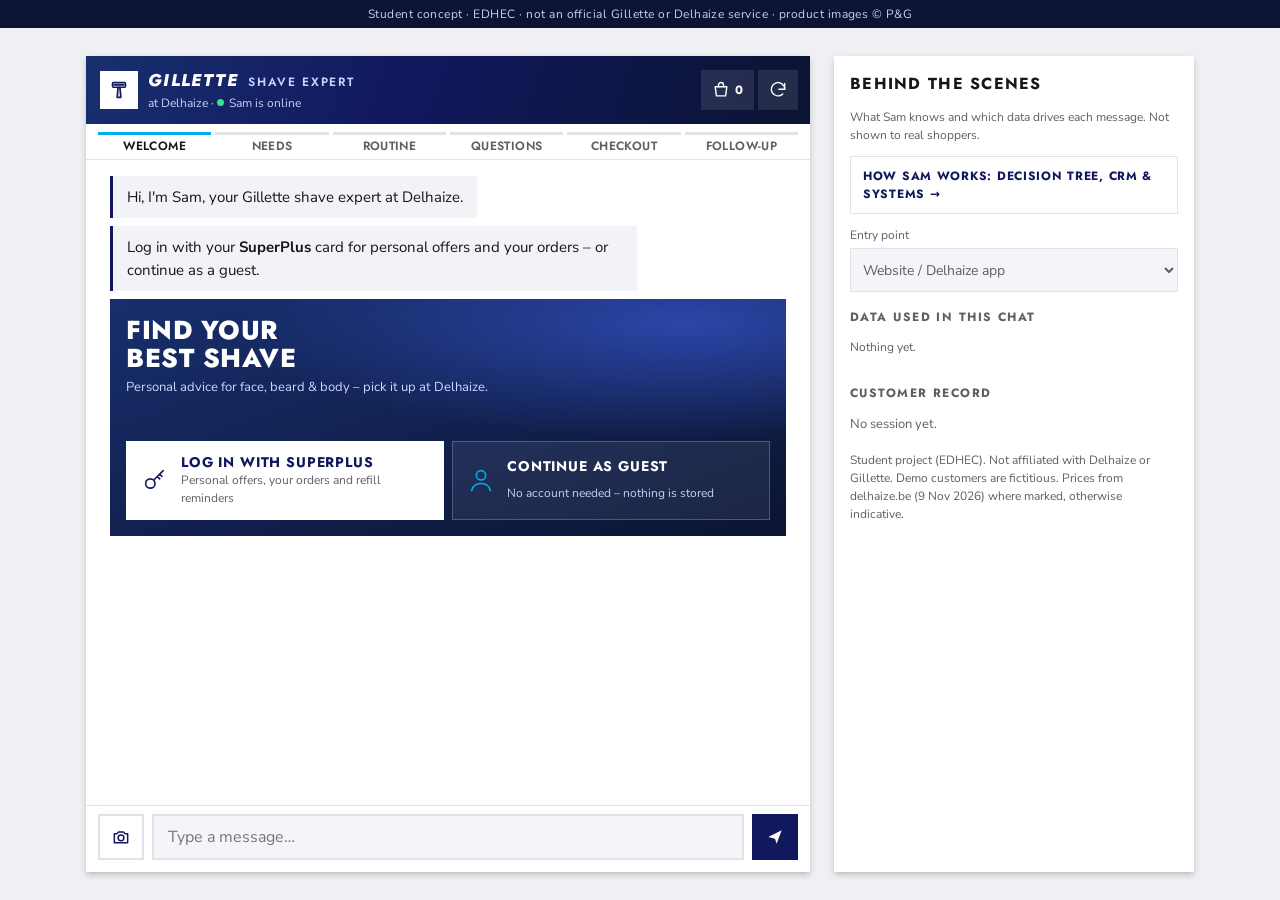
<file: index.html>
<!doctype html>
<html lang="en">
<head>
<meta charset="utf-8">
<meta name="viewport" content="width=device-width, initial-scale=1, viewport-fit=cover">
<title>Gillette Shave Expert</title>
<meta name="description" content="Student concept: a Gillette shave expert for Delhaize shoppers – chat, skin & beard check from a photo, and AR beard try-on.">
<meta name="robots" content="noindex">
<meta name="theme-color" content="#11185D">
<link rel="icon" href="icon.svg" type="image/svg+xml">
<link rel="preconnect" href="https://fonts.googleapis.com">
<link rel="preconnect" href="https://fonts.gstatic.com" crossorigin>
<link href="https://fonts.googleapis.com/css2?family=Jost:wght@500;600;700;800&family=Nunito+Sans:opsz,wght@6..12,400;6..12,600;6..12,700&display=swap" rel="stylesheet">
<link rel="preconnect" href="https://static.thcdn.com">
<link rel="stylesheet" href="styles.css">
<link rel="stylesheet" href="css/vision.css">
</head>
<body>
<div class="concept">Student concept · EDHEC · not an official Gillette or Delhaize service · product images © P&amp;G</div>
<div class="page">
  <main class="chat" aria-label="Gillette shave expert">
    <header class="top">
      <div class="brand">
        <div class="mark" aria-hidden="true"><svg viewBox="0 0 24 24"><rect x="5" y="4" width="14" height="5" rx="1"/><path d="M7 6.5h10M11 9l-1 11h4l-1-11"/></svg></div>
        <div class="brand-text">
          <div class="wordmark">GILLETTE <span>SHAVE EXPERT</span></div>
          <div class="sub">at Delhaize · <span class="online">Sam is online</span></div>
        </div>
      </div>
      <div class="actions">
        <button id="crm-toggle" class="icon-btn" aria-expanded="false" aria-controls="crm" title="Behind the scenes">CRM</button>
        <button id="basket-btn" class="icon-btn" title="Basket" aria-label="Basket">
          <svg viewBox="0 0 24 24" aria-hidden="true"><path d="M5 8h14l-1.5 11h-11z"/><path d="M9 8V6a3 3 0 0 1 6 0v2"/></svg>
          <span id="basket-count">0</span>
        </button>
        <button id="restart" class="icon-btn" title="Start over" aria-label="Start over"><svg viewBox="0 0 24 24" aria-hidden="true"><path d="M20 11a8 8 0 1 0-2.3 5.7"/><path d="M20 4v7h-7"/></svg></button>
      </div>
    </header>
    <ol id="steps" class="steps" aria-label="Conversation steps"></ol>
    <div id="log" class="log" aria-live="polite"></div>
    <div id="hint" class="hint" hidden></div>
    <div id="options" class="options"></div>
    <form id="form" class="composer" autocomplete="off">
      <label class="attach" title="Send a photo for a skin & beard check">
        <input id="photo-input" type="file" accept="image/*" hidden>
        <svg viewBox="0 0 24 24" aria-hidden="true"><path d="M4 8h3l2-2h6l2 2h3v11H4z"/><circle cx="12" cy="13" r="3.5"/></svg>
        <span class="sr">Send a photo</span>
      </label>
      <input id="text" type="text" aria-label="Message" placeholder="Type a message…" enterkeyhint="send">
      <button type="submit" class="send" aria-label="Send"><svg viewBox="0 0 24 24" aria-hidden="true"><path d="M4 12l16-8-6 16-2-6z"/></svg></button>
    </form>
  </main>

  <aside id="crm" class="crm" aria-label="Behind the scenes">
    <div class="crm-head">
      <h2>Behind the scenes</h2>
      <button id="crm-close" class="icon-btn dark" aria-label="Close"><svg viewBox="0 0 24 24" aria-hidden="true"><path d="M6 6l12 12M18 6L6 18"/></svg></button>
    </div>
    <p class="muted small">What Sam knows and which data drives each message. Not shown to real shoppers.</p>
    <a class="flow-link" href="docs/flow.html" target="_blank" rel="noopener">How Sam works: decision tree, CRM &amp; systems →</a>
    <div id="ai-status" class="ai-status" hidden></div>
    <label class="entry">Entry point
      <select id="entry">
        <option value="web">Website / Delhaize app</option>
        <option value="shelf">QR code at the shaving shelf</option>
      </select>
    </label>
    <h3>Data used in this chat</h3>
    <p id="signals-empty" class="muted small">Nothing yet.</p>
    <ul id="signals" class="signals"></ul>
    <h3>Customer record</h3>
    <div id="profile"></div>
    <p class="muted small disclaimer">Student project (EDHEC). Not affiliated with Delhaize or Gillette. Demo customers are fictitious. Prices from delhaize.be (9 Nov 2026) where marked, otherwise indicative.</p>
  </aside>
</div>

<div id="drawer" class="drawer" hidden>
  <div class="drawer-card" role="dialog" aria-modal="true" aria-labelledby="drawer-title" tabindex="-1">
    <div class="drawer-head">
      <h2 id="drawer-title">Your basket</h2>
      <button id="drawer-close" class="icon-btn dark" aria-label="Close basket"><svg viewBox="0 0 24 24" aria-hidden="true"><path d="M6 6l12 12M18 6L6 18"/></svg></button>
    </div>
    <div id="drawer-body" class="drawer-body"></div>
    <div id="drawer-foot" class="drawer-foot" hidden>
      <p id="drawer-total" class="drawer-total"></p>
      <button id="drawer-checkout" class="btn">Checkout</button>
      <button id="drawer-continue" class="btn ghost">Keep shopping</button>
    </div>
  </div>
</div>

<div id="modal" class="modal" hidden>
  <div class="modal-card" role="dialog" aria-modal="true" aria-labelledby="modal-title">
    <div class="modal-head">
      <h2 id="modal-title">Try beard styles</h2>
      <button id="modal-close" class="icon-btn dark" aria-label="Close"><svg viewBox="0 0 24 24" aria-hidden="true"><path d="M6 6l12 12M18 6L6 18"/></svg></button>
    </div>
    <div class="stage">
      <video id="cam" playsinline muted></video>
      <canvas id="stage-canvas"></canvas>
      <div id="stage-msg" class="stage-msg"></div>
    </div>
    <div id="modal-controls"></div>
  </div>
</div>

<script type="module" src="js/main.js"></script>
</body>
</html>
</file>
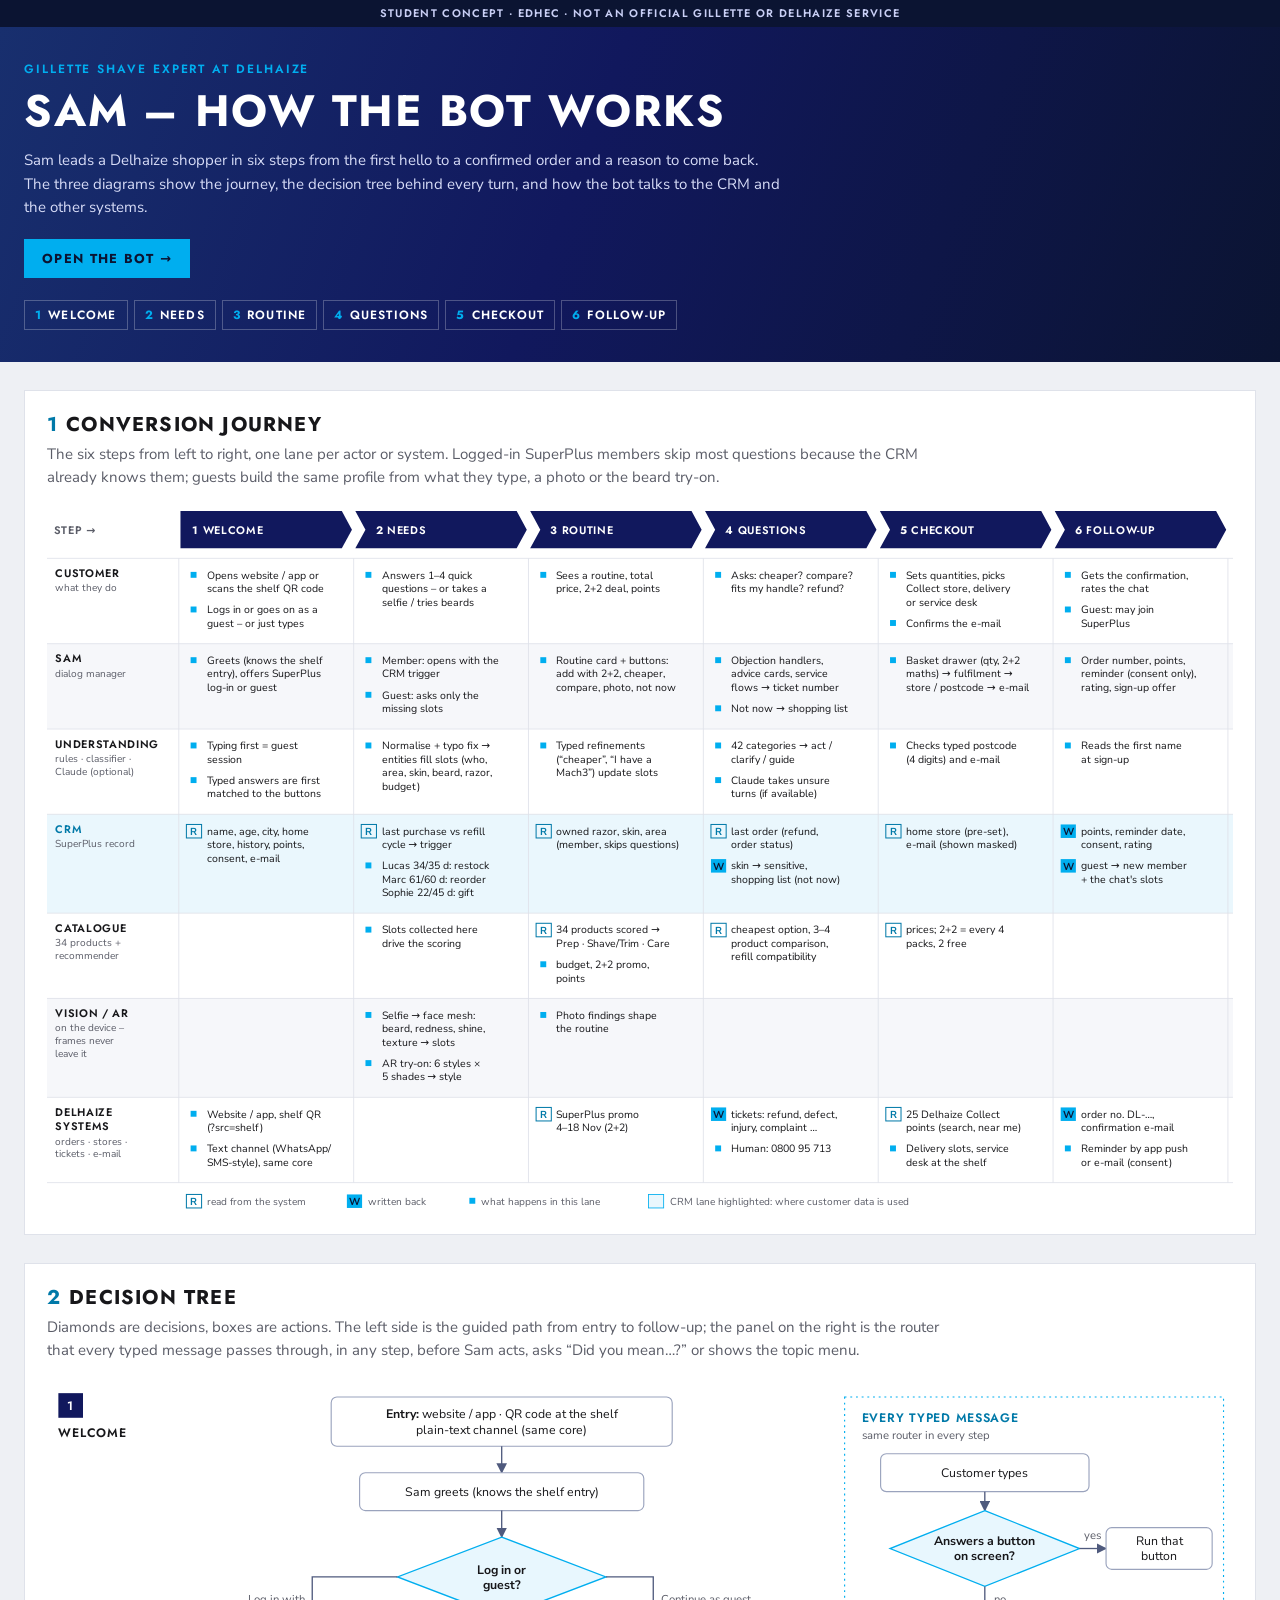
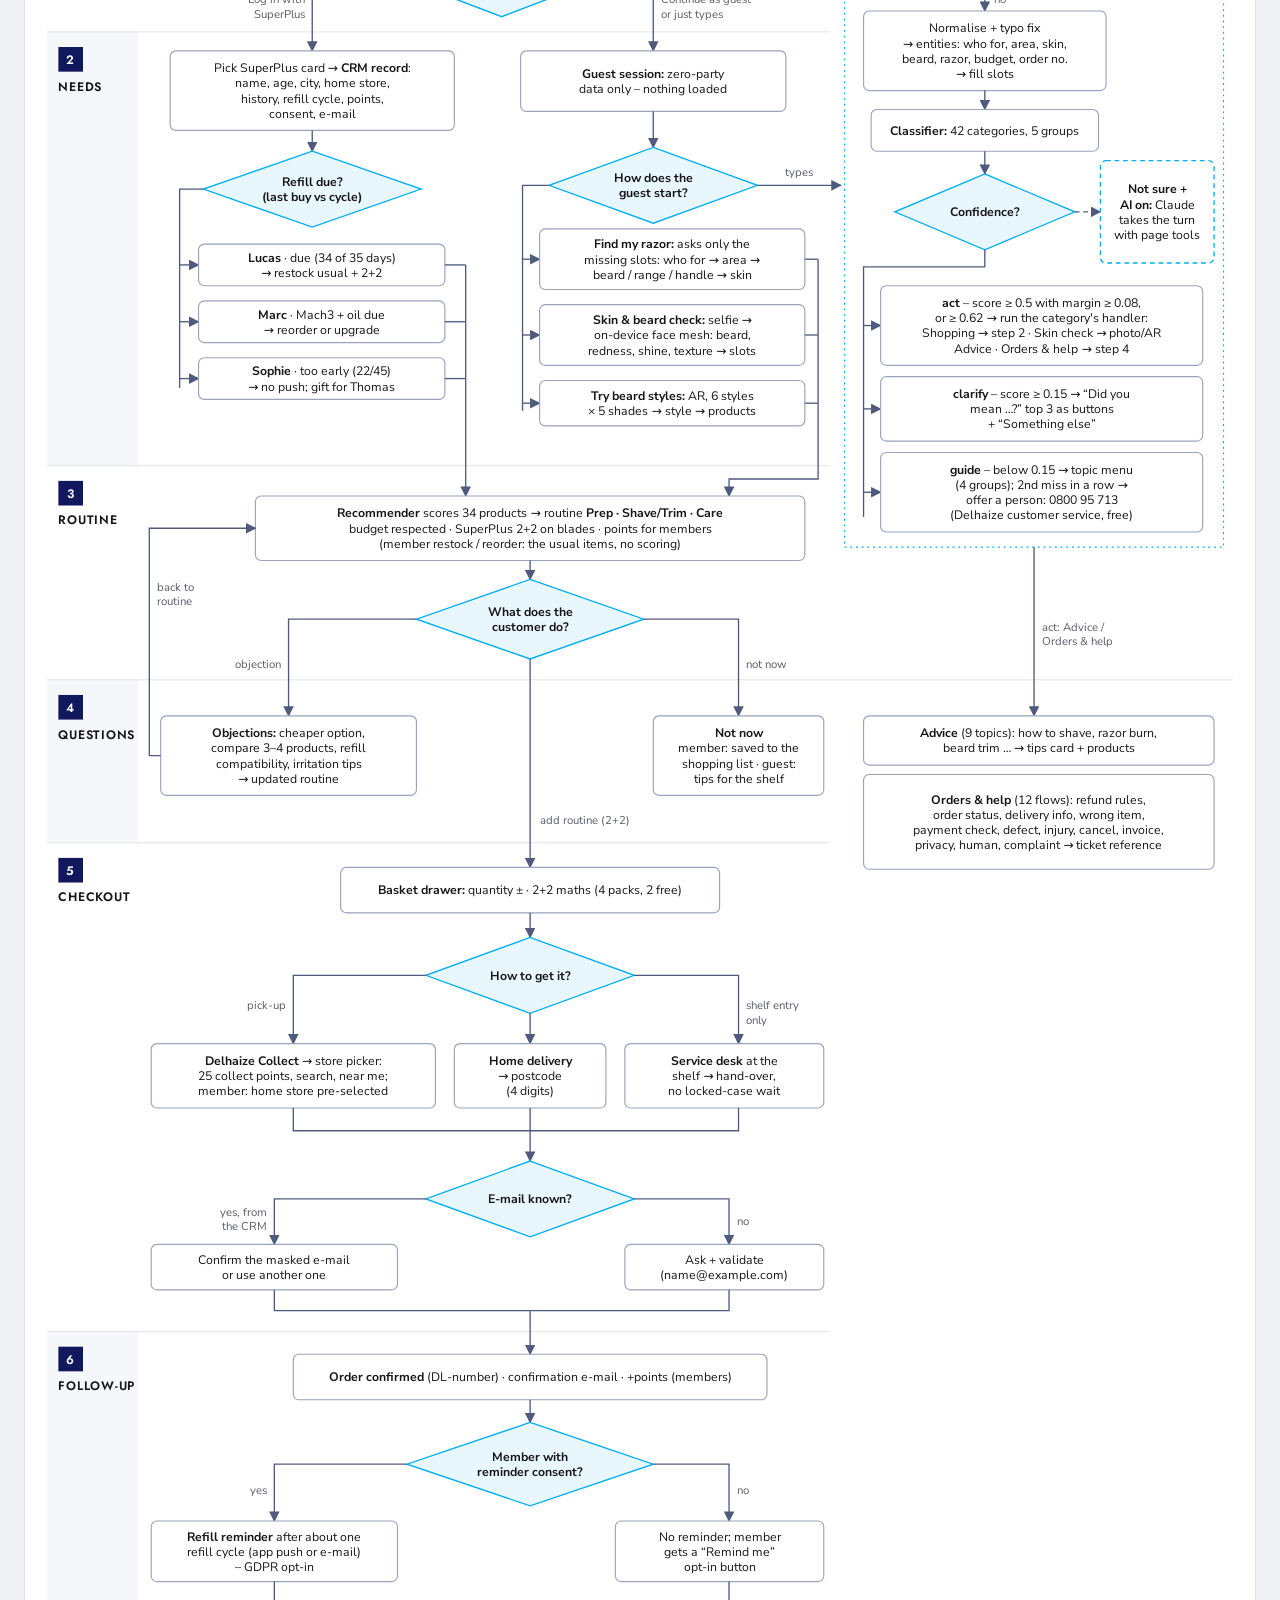
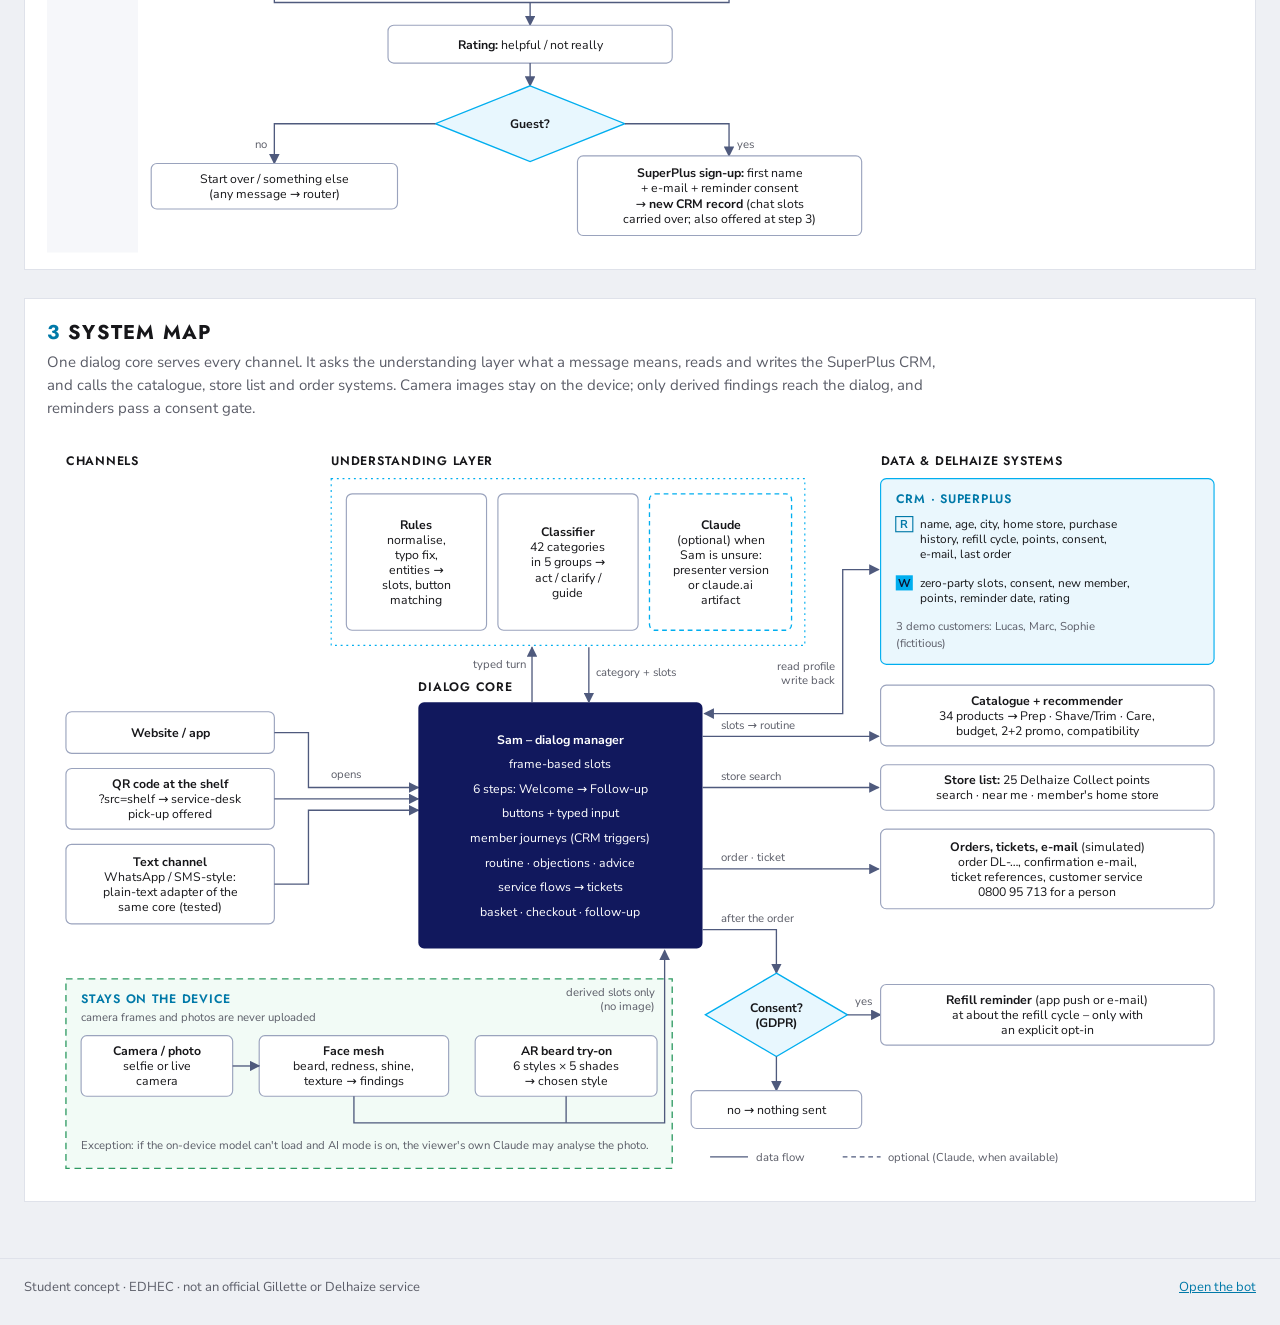
<file: docs/flow.html>
<!doctype html>
<html lang="en">
<head>
<meta charset="utf-8">
<meta name="viewport" content="width=device-width, initial-scale=1">
<title>Sam – How the bot works</title>
<meta name="description" content="How Sam, the Gillette shave expert at Delhaize, leads a shopper from welcome to purchase: journey, decision tree and system map.">
<link rel="icon" href="../icon.svg">
<link rel="preconnect" href="https://fonts.googleapis.com">
<link rel="preconnect" href="https://fonts.gstatic.com" crossorigin>
<link href="https://fonts.googleapis.com/css2?family=Jost:wght@500;600;700&family=Nunito+Sans:opsz,wght@6..12,400;6..12,600;6..12,700&display=swap" rel="stylesheet">
<style>
:root{--navy:#11185d;--navy-2:#182f6e;--navy-deep:#0b1432;--cyan:#00aeef;
--bg:#eef0f4;--surface:#fff;--surface-2:#f6f7fa;--ink:#17171a;--ink-2:#5b5d68;--line:#dfe2ea;--stroke:#9aa3bd;
--edge:#4f5a7d;--acc:#0079a8;--dec:#e8f7fe;--tint:#eaf7fd;--key:#11185d;--core:#11185d;--device:#f2fbf6;--device-line:#2f9a62;
--head:"Jost","Futura","Trebuchet MS",system-ui,sans-serif;--body:"Nunito Sans",system-ui,-apple-system,"Segoe UI",Roboto,sans-serif;color-scheme:light}
@media (prefers-color-scheme:dark){:root:not([data-theme="light"]){--bg:#070a1c;--surface:#10142b;--surface-2:#151a35;--ink:#eef0f7;--ink-2:#a9aec4;--line:#262c4c;--stroke:#4a547f;
--edge:#9aa4c8;--acc:#4ccaf6;--dec:#0c2340;--tint:#0d1f3c;--key:#2a3a9a;--core:#1f2b80;--device:#0c2219;--device-line:#3ccf7f;color-scheme:dark}}
:root[data-theme="dark"]{--bg:#070a1c;--surface:#10142b;--surface-2:#151a35;--ink:#eef0f7;--ink-2:#a9aec4;--line:#262c4c;--stroke:#4a547f;
--edge:#9aa4c8;--acc:#4ccaf6;--dec:#0c2340;--tint:#0d1f3c;--key:#2a3a9a;--core:#1f2b80;--device:#0c2219;--device-line:#3ccf7f;color-scheme:dark}
*{box-sizing:border-box}html,body{margin:0}
body{background:var(--bg);color:var(--ink);font:15px/1.55 var(--body);-webkit-font-smoothing:antialiased}
.bar{background:var(--navy-deep);color:#c9cff5;font:600 11px/1 var(--head);letter-spacing:.12em;text-transform:uppercase;padding:8px 16px;text-align:center}
.hero{background:linear-gradient(110deg,var(--navy-2),var(--navy) 45%,var(--navy-deep));color:#fff}
.wrap{max-width:1440px;margin:0 auto;padding:0 24px}
.hero .wrap{padding-top:36px;padding-bottom:32px}
.eyebrow{font:600 12px/1 var(--head);letter-spacing:.16em;text-transform:uppercase;color:var(--cyan);margin:0 0 12px}
h1{font:700 clamp(28px,4vw,44px)/1.1 var(--head);text-transform:uppercase;letter-spacing:.04em;margin:0 0 14px}
.lede{max-width:760px;margin:0 0 20px;color:#d7dcf7}
.cta{display:inline-flex;align-items:center;gap:8px;background:var(--cyan);color:var(--navy-deep);font:700 13px/1 var(--head);letter-spacing:.1em;text-transform:uppercase;text-decoration:none;padding:13px 18px}
.cta:hover{background:#fff}
.steps{list-style:none;margin:22px 0 0;padding:0;display:flex;flex-wrap:wrap;gap:6px}
.steps li{font:600 12px/1 var(--head);letter-spacing:.1em;text-transform:uppercase;border:1px solid #ffffff40;padding:8px 10px;color:#fff}
.steps b{color:var(--cyan);margin-right:6px}
main .wrap{padding-top:28px;padding-bottom:28px}
.fig{background:var(--surface);border:1px solid var(--line);margin:0 0 28px;padding:22px 22px 16px}
.fig h2{font:700 20px/1.2 var(--head);text-transform:uppercase;letter-spacing:.06em;margin:0 0 6px;color:var(--ink)}
.fig h2 span{color:var(--acc);margin-right:8px}
.cap{margin:0 0 16px;color:var(--ink-2);max-width:900px}
.scroll{overflow-x:auto;-webkit-overflow-scrolling:touch}
.dg{display:block;width:100%;height:auto}
#svg-journey{min-width:1100px}#svg-tree{min-width:900px;max-width:1252px;margin:0 auto}#svg-system{min-width:960px}
.hint{display:none;font-size:13px;color:var(--ink-2);margin:0 0 8px}
@media (max-width:900px){.hint{display:block}.wrap{padding:0 16px}.fig{padding:16px 12px 12px}#svg-journey{min-width:1404px}#svg-tree,#svg-system{min-width:1252px}}
footer{border-top:1px solid var(--line);color:var(--ink-2);font-size:13px}
footer .wrap{padding-top:18px;padding-bottom:28px;display:flex;flex-wrap:wrap;gap:8px 24px;justify-content:space-between}
footer a{color:var(--acc)}
/* svg */
.dg text{font-family:var(--body);font-size:13px;fill:var(--ink)}
.dg .t-c{font-size:12.5px}
.dg .t-h{font-family:var(--head);font-weight:600;letter-spacing:.06em;font-size:13px}
.dg .t-s{font-size:12px;fill:var(--ink-2)}
.dg .t-mute{fill:var(--ink-2)}
.dg .t-acc{fill:var(--acc)}
.dg .t-w,.dg .t-w tspan{fill:#fff}
.dg .t-num{fill:var(--cyan);font-weight:700}
.dg .b{font-weight:700}
.dg .n{fill:var(--surface);stroke:var(--stroke);stroke-width:1.2}
.dg .n-ai{fill:var(--surface);stroke:var(--cyan);stroke-width:1.4;stroke-dasharray:5 4}
.dg .n-dec{fill:var(--dec);stroke:var(--cyan);stroke-width:1.4}
.dg .n-key{fill:var(--key)}
.dg .n-core{fill:var(--core);stroke:none}
.dg .n-core+text,.dg .n-core~text,.dg .n-core~text tspan{fill:#fff}
.dg .crm{fill:var(--tint);stroke:var(--cyan)}
.dg .panel{fill:none;stroke:var(--cyan);stroke-width:1.2;stroke-dasharray:2 4}
.dg .device{fill:var(--device);stroke:var(--device-line);stroke-width:1.4;stroke-dasharray:7 5}
.dg .e{fill:none;stroke:var(--edge);stroke-width:1.4}
.dg .e-d{stroke-dasharray:5 4}
.dg .ah{fill:var(--edge)}
.dg .el{font-size:12px;fill:var(--ink-2)}
.dg .lane-a{fill:var(--surface)}.dg .lane-b{fill:var(--surface-2)}.dg .lane-crm{fill:var(--tint)}
.dg .lane-crm-k{fill:var(--tint);stroke:var(--cyan)}
.dg .cell{fill:transparent}
.dg .sep{stroke:var(--line);stroke-width:1}.dg .sep2{stroke:var(--line);stroke-width:1}
.dg .dot{fill:var(--cyan)}
.dg .tag-R{fill:none;stroke:var(--acc);stroke-width:1.2}.dg .tagt-R{fill:var(--acc);font-weight:700;font-size:12px}
.dg .tag-W{fill:var(--cyan)}.dg .tagt-W{fill:#0b1432;font-weight:700;font-size:12px}
.po{display:none}
@media print{body{background:#fff;font-size:12px}.bar{padding:5px}.hero .wrap{padding:12px 0 12px}.wrap{padding:0;max-width:none}h1{font-size:26px;margin-bottom:6px}.lede{margin:0 0 8px;font-size:12px;max-width:none}.cta{padding:7px 10px;font-size:11px}.steps{margin-top:10px}.steps li{padding:5px 8px;font-size:11px}
main .wrap{padding:0}.fig{border:0;padding:8px 0 0;margin:0}.fig+.fig{break-before:page}.fig h2{font-size:16px}.cap{font-size:12px;margin-bottom:8px;max-width:none}.hint{display:none}.scroll{overflow:visible}
.dg{min-width:0!important;margin:0 auto}#svg-journey{width:80%!important}.steps,.eyebrow,.cta{display:none}.fig{break-inside:avoid}#svg-system{width:84%!important}
#svg-tree{display:none}.po{display:block}.po-svg{margin:0 auto}#svg-tree-p1{width:205mm!important}.po-2,.po-3{break-before:page}
footer{font-size:11px}footer .wrap{padding:6px 0 0}}
</style>
</head>
<body>
<div class="bar">Student concept · EDHEC · not an official Gillette or Delhaize service</div>
<header class="hero"><div class="wrap">
<p class="eyebrow">Gillette shave expert at Delhaize</p>
<h1>Sam – How the bot works</h1>
<p class="lede">Sam leads a Delhaize shopper in six steps from the first hello to a confirmed order and a reason to come back. The three diagrams show the journey, the decision tree behind every turn, and how the bot talks to the CRM and the other systems.</p>
<a class="cta" href="./index.html">Open the bot →</a>
<ol class="steps"><li><b>1</b>Welcome</li><li><b>2</b>Needs</li><li><b>3</b>Routine</li><li><b>4</b>Questions</li><li><b>5</b>Checkout</li><li><b>6</b>Follow-up</li></ol>
</div></header>
<main><div class="wrap">
<section class="fig" id="journey">
<h2><span>1</span>Conversion journey</h2>
<p class="cap">The six steps from left to right, one lane per actor or system. Logged-in SuperPlus members skip most questions because the CRM already knows them; guests build the same profile from what they type, a photo or the beard try-on.</p>
<p class="hint">Swipe sideways to see all six steps.</p>
<div class="scroll"><svg class="dg" id="svg-journey" viewBox="0 0 1404 843" width="1404" height="843" role="img" aria-labelledby="t-journey"><title id="t-journey">Conversion journey: six steps across seven swimlanes</title><defs><marker id="ah-journey" viewBox="0 0 10 10" refX="9" refY="5" markerWidth="8" markerHeight="8" orient="auto-start-reverse"><path d="M0,0 L10,5 L0,10 z" class="ah"/></marker></defs><g class="node" data-shape="rect"><polygon points="158,6 349,6 361,28 349,50 158,50" class="n-key"/><text x="172" y="33" class="t-w t-h"><tspan class="t-num">1</tspan>  WELCOME</text></g><g class="node" data-shape="rect"><polygon points="365,6 556,6 568,28 556,50 365,50 377,28" class="n-key"/><text x="389" y="33" class="t-w t-h"><tspan class="t-num">2</tspan>  NEEDS</text></g><g class="node" data-shape="rect"><polygon points="572,6 763,6 775,28 763,50 572,50 584,28" class="n-key"/><text x="596" y="33" class="t-w t-h"><tspan class="t-num">3</tspan>  ROUTINE</text></g><g class="node" data-shape="rect"><polygon points="779,6 970,6 982,28 970,50 779,50 791,28" class="n-key"/><text x="803" y="33" class="t-w t-h"><tspan class="t-num">4</tspan>  QUESTIONS</text></g><g class="node" data-shape="rect"><polygon points="986,6 1177,6 1189,28 1177,50 986,50 998,28" class="n-key"/><text x="1010" y="33" class="t-w t-h"><tspan class="t-num">5</tspan>  CHECKOUT</text></g><g class="node" data-shape="rect"><polygon points="1193,6 1384,6 1396,28 1384,50 1193,50 1205,28" class="n-key"/><text x="1217" y="33" class="t-w t-h"><tspan class="t-num">6</tspan>  FOLLOW-UP</text></g><text x="8" y="33" class="t-h t-mute">STEP →</text><rect x="0" y="62" width="1404" height="101" class="lane-a"/><text x="10" y="84" class="t-h">CUSTOMER</text><text x="10" y="101" class="t-s">what they do</text><g class="node" data-shape="rect" data-left="1"><rect x="158" y="64" width="203" height="97" class="cell"/><rect x="170" y="78" width="7" height="7" class="dot"/><text x="189" y="86" class="t-c">Opens website / app or</text><text x="189" y="102" class="t-c">scans the shelf QR code</text><rect x="170" y="119" width="7" height="7" class="dot"/><text x="189" y="127" class="t-c">Logs in or goes on as a</text><text x="189" y="143" class="t-c">guest – or just types</text></g><g class="node" data-shape="rect" data-left="1"><rect x="365" y="64" width="203" height="97" class="cell"/><rect x="377" y="78" width="7" height="7" class="dot"/><text x="396" y="86" class="t-c">Answers 1–4 quick</text><text x="396" y="102" class="t-c">questions – or takes a</text><text x="396" y="118" class="t-c">selfie / tries beards</text></g><g class="node" data-shape="rect" data-left="1"><rect x="572" y="64" width="203" height="97" class="cell"/><rect x="584" y="78" width="7" height="7" class="dot"/><text x="603" y="86" class="t-c">Sees a routine, total</text><text x="603" y="102" class="t-c">price, 2+2 deal, points</text></g><g class="node" data-shape="rect" data-left="1"><rect x="779" y="64" width="203" height="97" class="cell"/><rect x="791" y="78" width="7" height="7" class="dot"/><text x="810" y="86" class="t-c">Asks: cheaper? compare?</text><text x="810" y="102" class="t-c">fits my handle? refund?</text></g><g class="node" data-shape="rect" data-left="1"><rect x="986" y="64" width="203" height="97" class="cell"/><rect x="998" y="78" width="7" height="7" class="dot"/><text x="1017" y="86" class="t-c">Sets quantities, picks</text><text x="1017" y="102" class="t-c">Collect store, delivery</text><text x="1017" y="118" class="t-c">or service desk</text><rect x="998" y="135" width="7" height="7" class="dot"/><text x="1017" y="143" class="t-c">Confirms the e-mail</text></g><g class="node" data-shape="rect" data-left="1"><rect x="1193" y="64" width="203" height="97" class="cell"/><rect x="1205" y="78" width="7" height="7" class="dot"/><text x="1224" y="86" class="t-c">Gets the confirmation,</text><text x="1224" y="102" class="t-c">rates the chat</text><rect x="1205" y="119" width="7" height="7" class="dot"/><text x="1224" y="127" class="t-c">Guest: may join</text><text x="1224" y="143" class="t-c">SuperPlus</text></g><rect x="0" y="163" width="1404" height="101" class="lane-b"/><text x="10" y="185" class="t-h">SAM</text><text x="10" y="202" class="t-s">dialog manager</text><g class="node" data-shape="rect" data-left="1"><rect x="158" y="165" width="203" height="97" class="cell"/><rect x="170" y="179" width="7" height="7" class="dot"/><text x="189" y="187" class="t-c">Greets (knows the shelf</text><text x="189" y="203" class="t-c">entry), offers SuperPlus</text><text x="189" y="219" class="t-c">log-in or guest</text></g><g class="node" data-shape="rect" data-left="1"><rect x="365" y="165" width="203" height="97" class="cell"/><rect x="377" y="179" width="7" height="7" class="dot"/><text x="396" y="187" class="t-c">Member: opens with the</text><text x="396" y="203" class="t-c">CRM trigger</text><rect x="377" y="220" width="7" height="7" class="dot"/><text x="396" y="228" class="t-c">Guest: asks only the</text><text x="396" y="244" class="t-c">missing slots</text></g><g class="node" data-shape="rect" data-left="1"><rect x="572" y="165" width="203" height="97" class="cell"/><rect x="584" y="179" width="7" height="7" class="dot"/><text x="603" y="187" class="t-c">Routine card + buttons:</text><text x="603" y="203" class="t-c">add with 2+2, cheaper,</text><text x="603" y="219" class="t-c">compare, photo, not now</text></g><g class="node" data-shape="rect" data-left="1"><rect x="779" y="165" width="203" height="97" class="cell"/><rect x="791" y="179" width="7" height="7" class="dot"/><text x="810" y="187" class="t-c">Objection handlers,</text><text x="810" y="203" class="t-c">advice cards, service</text><text x="810" y="219" class="t-c">flows → ticket number</text><rect x="791" y="236" width="7" height="7" class="dot"/><text x="810" y="244" class="t-c">Not now → shopping list</text></g><g class="node" data-shape="rect" data-left="1"><rect x="986" y="165" width="203" height="97" class="cell"/><rect x="998" y="179" width="7" height="7" class="dot"/><text x="1017" y="187" class="t-c">Basket drawer (qty, 2+2</text><text x="1017" y="203" class="t-c">maths) → fulfilment →</text><text x="1017" y="219" class="t-c">store / postcode → e-mail</text></g><g class="node" data-shape="rect" data-left="1"><rect x="1193" y="165" width="203" height="97" class="cell"/><rect x="1205" y="179" width="7" height="7" class="dot"/><text x="1224" y="187" class="t-c">Order number, points,</text><text x="1224" y="203" class="t-c">reminder (consent only),</text><text x="1224" y="219" class="t-c">rating, sign-up offer</text></g><rect x="0" y="264" width="1404" height="101" class="lane-a"/><text x="10" y="286" class="t-h">UNDERSTANDING</text><text x="10" y="303" class="t-s">rules · classifier ·</text><text x="10" y="318" class="t-s">Claude (optional)</text><g class="node" data-shape="rect" data-left="1"><rect x="158" y="266" width="203" height="97" class="cell"/><rect x="170" y="280" width="7" height="7" class="dot"/><text x="189" y="288" class="t-c">Typing first = guest</text><text x="189" y="304" class="t-c">session</text><rect x="170" y="321" width="7" height="7" class="dot"/><text x="189" y="329" class="t-c">Typed answers are first</text><text x="189" y="345" class="t-c">matched to the buttons</text></g><g class="node" data-shape="rect" data-left="1"><rect x="365" y="266" width="203" height="97" class="cell"/><rect x="377" y="280" width="7" height="7" class="dot"/><text x="396" y="288" class="t-c">Normalise + typo fix →</text><text x="396" y="304" class="t-c">entities fill slots (who,</text><text x="396" y="320" class="t-c">area, skin, beard, razor,</text><text x="396" y="336" class="t-c">budget)</text></g><g class="node" data-shape="rect" data-left="1"><rect x="572" y="266" width="203" height="97" class="cell"/><rect x="584" y="280" width="7" height="7" class="dot"/><text x="603" y="288" class="t-c">Typed refinements</text><text x="603" y="304" class="t-c">(“cheaper”, “I have a</text><text x="603" y="320" class="t-c">Mach3”) update slots</text></g><g class="node" data-shape="rect" data-left="1"><rect x="779" y="266" width="203" height="97" class="cell"/><rect x="791" y="280" width="7" height="7" class="dot"/><text x="810" y="288" class="t-c">42 categories → act /</text><text x="810" y="304" class="t-c">clarify / guide</text><rect x="791" y="321" width="7" height="7" class="dot"/><text x="810" y="329" class="t-c">Claude takes unsure</text><text x="810" y="345" class="t-c">turns (if available)</text></g><g class="node" data-shape="rect" data-left="1"><rect x="986" y="266" width="203" height="97" class="cell"/><rect x="998" y="280" width="7" height="7" class="dot"/><text x="1017" y="288" class="t-c">Checks typed postcode</text><text x="1017" y="304" class="t-c">(4 digits) and e-mail</text></g><g class="node" data-shape="rect" data-left="1"><rect x="1193" y="266" width="203" height="97" class="cell"/><rect x="1205" y="280" width="7" height="7" class="dot"/><text x="1224" y="288" class="t-c">Reads the first name</text><text x="1224" y="304" class="t-c">at sign-up</text></g><rect x="0" y="365" width="1404" height="117" class="lane-crm"/><text x="10" y="387" class="t-h t-acc">CRM</text><text x="10" y="404" class="t-s">SuperPlus record</text><g class="node" data-shape="rect" data-left="1"><rect x="158" y="367" width="203" height="113" class="cell"/><rect x="165" y="377" width="18" height="16" class="tag-R"/><text x="174" y="389.5" text-anchor="middle" class="tagt-R">R</text><text x="189" y="389" class="t-c">name, age, city, home</text><text x="189" y="405" class="t-c">store, history, points,</text><text x="189" y="421" class="t-c">consent, e-mail</text></g><g class="node" data-shape="rect" data-left="1"><rect x="365" y="367" width="203" height="113" class="cell"/><rect x="372" y="377" width="18" height="16" class="tag-R"/><text x="381" y="389.5" text-anchor="middle" class="tagt-R">R</text><text x="396" y="389" class="t-c">last purchase vs refill</text><text x="396" y="405" class="t-c">cycle → trigger</text><rect x="377" y="422" width="7" height="7" class="dot"/><text x="396" y="430" class="t-c">Lucas 34/35 d: restock</text><text x="396" y="446" class="t-c">Marc 61/60 d: reorder</text><text x="396" y="462" class="t-c">Sophie 22/45 d: gift</text></g><g class="node" data-shape="rect" data-left="1"><rect x="572" y="367" width="203" height="113" class="cell"/><rect x="579" y="377" width="18" height="16" class="tag-R"/><text x="588" y="389.5" text-anchor="middle" class="tagt-R">R</text><text x="603" y="389" class="t-c">owned razor, skin, area</text><text x="603" y="405" class="t-c">(member, skips questions)</text></g><g class="node" data-shape="rect" data-left="1"><rect x="779" y="367" width="203" height="113" class="cell"/><rect x="786" y="377" width="18" height="16" class="tag-R"/><text x="795" y="389.5" text-anchor="middle" class="tagt-R">R</text><text x="810" y="389" class="t-c">last order (refund,</text><text x="810" y="405" class="t-c">order status)</text><rect x="786" y="418" width="18" height="16" class="tag-W"/><text x="795" y="430.5" text-anchor="middle" class="tagt-W">W</text><text x="810" y="430" class="t-c">skin → sensitive,</text><text x="810" y="446" class="t-c">shopping list (not now)</text></g><g class="node" data-shape="rect" data-left="1"><rect x="986" y="367" width="203" height="113" class="cell"/><rect x="993" y="377" width="18" height="16" class="tag-R"/><text x="1002" y="389.5" text-anchor="middle" class="tagt-R">R</text><text x="1017" y="389" class="t-c">home store (pre-set),</text><text x="1017" y="405" class="t-c">e-mail (shown masked)</text></g><g class="node" data-shape="rect" data-left="1"><rect x="1193" y="367" width="203" height="113" class="cell"/><rect x="1200" y="377" width="18" height="16" class="tag-W"/><text x="1209" y="389.5" text-anchor="middle" class="tagt-W">W</text><text x="1224" y="389" class="t-c">points, reminder date,</text><text x="1224" y="405" class="t-c">consent, rating</text><rect x="1200" y="418" width="18" height="16" class="tag-W"/><text x="1209" y="430.5" text-anchor="middle" class="tagt-W">W</text><text x="1224" y="430" class="t-c">guest → new member</text><text x="1224" y="446" class="t-c">+ the chat's slots</text></g><rect x="0" y="482" width="1404" height="101" class="lane-a"/><text x="10" y="504" class="t-h">CATALOGUE</text><text x="10" y="521" class="t-s">34 products +</text><text x="10" y="536" class="t-s">recommender</text><g class="node" data-shape="rect" data-left="1"><rect x="158" y="484" width="203" height="97" class="cell"/></g><g class="node" data-shape="rect" data-left="1"><rect x="365" y="484" width="203" height="97" class="cell"/><rect x="377" y="498" width="7" height="7" class="dot"/><text x="396" y="506" class="t-c">Slots collected here</text><text x="396" y="522" class="t-c">drive the scoring</text></g><g class="node" data-shape="rect" data-left="1"><rect x="572" y="484" width="203" height="97" class="cell"/><rect x="579" y="494" width="18" height="16" class="tag-R"/><text x="588" y="506.5" text-anchor="middle" class="tagt-R">R</text><text x="603" y="506" class="t-c">34 products scored →</text><text x="603" y="522" class="t-c">Prep · Shave/Trim · Care</text><rect x="584" y="539" width="7" height="7" class="dot"/><text x="603" y="547" class="t-c">budget, 2+2 promo,</text><text x="603" y="563" class="t-c">points</text></g><g class="node" data-shape="rect" data-left="1"><rect x="779" y="484" width="203" height="97" class="cell"/><rect x="786" y="494" width="18" height="16" class="tag-R"/><text x="795" y="506.5" text-anchor="middle" class="tagt-R">R</text><text x="810" y="506" class="t-c">cheapest option, 3–4</text><text x="810" y="522" class="t-c">product comparison,</text><text x="810" y="538" class="t-c">refill compatibility</text></g><g class="node" data-shape="rect" data-left="1"><rect x="986" y="484" width="203" height="97" class="cell"/><rect x="993" y="494" width="18" height="16" class="tag-R"/><text x="1002" y="506.5" text-anchor="middle" class="tagt-R">R</text><text x="1017" y="506" class="t-c">prices; 2+2 = every 4</text><text x="1017" y="522" class="t-c">packs, 2 free</text></g><g class="node" data-shape="rect" data-left="1"><rect x="1193" y="484" width="203" height="97" class="cell"/></g><rect x="0" y="583" width="1404" height="117" class="lane-b"/><text x="10" y="605" class="t-h">VISION / AR</text><text x="10" y="622" class="t-s">on the device –</text><text x="10" y="637" class="t-s">frames never</text><text x="10" y="652" class="t-s">leave it</text><g class="node" data-shape="rect" data-left="1"><rect x="158" y="585" width="203" height="113" class="cell"/></g><g class="node" data-shape="rect" data-left="1"><rect x="365" y="585" width="203" height="113" class="cell"/><rect x="377" y="599" width="7" height="7" class="dot"/><text x="396" y="607" class="t-c">Selfie → face mesh:</text><text x="396" y="623" class="t-c">beard, redness, shine,</text><text x="396" y="639" class="t-c">texture → slots</text><rect x="377" y="656" width="7" height="7" class="dot"/><text x="396" y="664" class="t-c">AR try-on: 6 styles ×</text><text x="396" y="680" class="t-c">5 shades → style</text></g><g class="node" data-shape="rect" data-left="1"><rect x="572" y="585" width="203" height="113" class="cell"/><rect x="584" y="599" width="7" height="7" class="dot"/><text x="603" y="607" class="t-c">Photo findings shape</text><text x="603" y="623" class="t-c">the routine</text></g><g class="node" data-shape="rect" data-left="1"><rect x="779" y="585" width="203" height="113" class="cell"/></g><g class="node" data-shape="rect" data-left="1"><rect x="986" y="585" width="203" height="113" class="cell"/></g><g class="node" data-shape="rect" data-left="1"><rect x="1193" y="585" width="203" height="113" class="cell"/></g><rect x="0" y="700" width="1404" height="101" class="lane-a"/><text x="10" y="722" class="t-h">DELHAIZE</text><text x="10" y="739" class="t-h">SYSTEMS</text><text x="10" y="756" class="t-s">orders · stores ·</text><text x="10" y="771" class="t-s">tickets · e-mail</text><g class="node" data-shape="rect" data-left="1"><rect x="158" y="702" width="203" height="97" class="cell"/><rect x="170" y="716" width="7" height="7" class="dot"/><text x="189" y="724" class="t-c">Website / app, shelf QR</text><text x="189" y="740" class="t-c">(?src=shelf)</text><rect x="170" y="757" width="7" height="7" class="dot"/><text x="189" y="765" class="t-c">Text channel (WhatsApp/</text><text x="189" y="781" class="t-c">SMS-style), same core</text></g><g class="node" data-shape="rect" data-left="1"><rect x="365" y="702" width="203" height="97" class="cell"/></g><g class="node" data-shape="rect" data-left="1"><rect x="572" y="702" width="203" height="97" class="cell"/><rect x="579" y="712" width="18" height="16" class="tag-R"/><text x="588" y="724.5" text-anchor="middle" class="tagt-R">R</text><text x="603" y="724" class="t-c">SuperPlus promo</text><text x="603" y="740" class="t-c">4–18 Nov (2+2)</text></g><g class="node" data-shape="rect" data-left="1"><rect x="779" y="702" width="203" height="97" class="cell"/><rect x="786" y="712" width="18" height="16" class="tag-W"/><text x="795" y="724.5" text-anchor="middle" class="tagt-W">W</text><text x="810" y="724" class="t-c">tickets: refund, defect,</text><text x="810" y="740" class="t-c">injury, complaint …</text><rect x="791" y="757" width="7" height="7" class="dot"/><text x="810" y="765" class="t-c">Human: 0800 95 713</text></g><g class="node" data-shape="rect" data-left="1"><rect x="986" y="702" width="203" height="97" class="cell"/><rect x="993" y="712" width="18" height="16" class="tag-R"/><text x="1002" y="724.5" text-anchor="middle" class="tagt-R">R</text><text x="1017" y="724" class="t-c">25 Delhaize Collect</text><text x="1017" y="740" class="t-c">points (search, near me)</text><rect x="998" y="757" width="7" height="7" class="dot"/><text x="1017" y="765" class="t-c">Delivery slots, service</text><text x="1017" y="781" class="t-c">desk at the shelf</text></g><g class="node" data-shape="rect" data-left="1"><rect x="1193" y="702" width="203" height="97" class="cell"/><rect x="1200" y="712" width="18" height="16" class="tag-W"/><text x="1209" y="724.5" text-anchor="middle" class="tagt-W">W</text><text x="1224" y="724" class="t-c">order no. DL-…,</text><text x="1224" y="740" class="t-c">confirmation e-mail</text><rect x="1205" y="757" width="7" height="7" class="dot"/><text x="1224" y="765" class="t-c">Reminder by app push</text><text x="1224" y="781" class="t-c">or e-mail (consent)</text></g><line x1="156" y1="62" x2="156" y2="801" class="sep"/><line x1="363" y1="62" x2="363" y2="801" class="sep"/><line x1="570" y1="62" x2="570" y2="801" class="sep"/><line x1="777" y1="62" x2="777" y2="801" class="sep"/><line x1="984" y1="62" x2="984" y2="801" class="sep"/><line x1="1191" y1="62" x2="1191" y2="801" class="sep"/><line x1="1398" y1="62" x2="1398" y2="801" class="sep"/><line x1="0" y1="62" x2="1404" y2="62" class="sep2"/><line x1="0" y1="163" x2="1404" y2="163" class="sep2"/><line x1="0" y1="264" x2="1404" y2="264" class="sep2"/><line x1="0" y1="365" x2="1404" y2="365" class="sep2"/><line x1="0" y1="482" x2="1404" y2="482" class="sep2"/><line x1="0" y1="583" x2="1404" y2="583" class="sep2"/><line x1="0" y1="700" x2="1404" y2="700" class="sep2"/><line x1="0" y1="801" x2="1404" y2="801" class="sep2"/><rect x="165" y="815" width="18" height="16" class="tag-R"/><text x="174" y="827.5" text-anchor="middle" class="tagt-R">R</text><text x="190" y="827" class="t-s">read from the system</text><rect x="355" y="815" width="18" height="16" class="tag-W"/><text x="364" y="827.5" text-anchor="middle" class="tagt-W">W</text><text x="380" y="827" class="t-s">written back</text><rect x="500" y="819" width="7" height="7" class="dot"/><text x="514" y="827" class="t-s">what happens in this lane</text><rect x="712" y="815" width="18" height="16" class="lane-crm-k"/><text x="738" y="827" class="t-s">CRM lane highlighted: where customer data is used</text></svg></div>
</section>
<section class="fig" id="tree">
<h2><span>2</span>Decision tree</h2>
<p class="cap">Diamonds are decisions, boxes are actions. The left side is the guided path from entry to follow-up; the panel on the right is the router that every typed message passes through, in any step, before Sam acts, asks “Did you mean…?” or shows the topic menu.</p>
<p class="hint">Swipe sideways inside the diagram.</p>
<div class="scroll"><svg class="dg" id="svg-tree" viewBox="0 0 1252 2190" width="1252" height="2190" role="img" aria-labelledby="t-tree"><title id="t-tree">Decision tree from entry to follow-up</title><defs><marker id="ah-tree" viewBox="0 0 10 10" refX="9" refY="5" markerWidth="8" markerHeight="8" orient="auto-start-reverse"><path d="M0,0 L10,5 L0,10 z" class="ah"/></marker></defs><rect x="0" y="0" width="96" height="268" class="lane-a"/><rect x="12" y="16" width="26" height="26" class="n-key"/><text x="25" y="34" text-anchor="middle" class="t-w t-h">1</text><text x="12" y="62" class="t-h">WELCOME</text><rect x="0" y="268" width="96" height="458" class="lane-b"/><rect x="12" y="284" width="26" height="26" class="n-key"/><text x="25" y="302" text-anchor="middle" class="t-w t-h">2</text><text x="12" y="330" class="t-h">NEEDS</text><line x1="0" y1="268" x2="826" y2="268" class="sep2"/><rect x="0" y="726" width="96" height="226" class="lane-a"/><rect x="12" y="742" width="26" height="26" class="n-key"/><text x="25" y="760" text-anchor="middle" class="t-w t-h">3</text><text x="12" y="788" class="t-h">ROUTINE</text><line x1="0" y1="726" x2="826" y2="726" class="sep2"/><rect x="0" y="952" width="96" height="172" class="lane-b"/><rect x="12" y="968" width="26" height="26" class="n-key"/><text x="25" y="986" text-anchor="middle" class="t-w t-h">4</text><text x="12" y="1014" class="t-h">QUESTIONS</text><line x1="0" y1="952" x2="1252" y2="952" class="sep2"/><rect x="0" y="1124" width="96" height="516" class="lane-a"/><rect x="12" y="1140" width="26" height="26" class="n-key"/><text x="25" y="1158" text-anchor="middle" class="t-w t-h">5</text><text x="12" y="1186" class="t-h">CHECKOUT</text><line x1="0" y1="1124" x2="826" y2="1124" class="sep2"/><rect x="0" y="1640" width="96" height="550" class="lane-b"/><rect x="12" y="1656" width="26" height="26" class="n-key"/><text x="25" y="1674" text-anchor="middle" class="t-w t-h">6</text><text x="12" y="1702" class="t-h">FOLLOW-UP</text><line x1="0" y1="1640" x2="826" y2="1640" class="sep2"/><g class="node" data-shape="rect"><rect x="300" y="20" width="360" height="52" rx="6" class="n"/><text x="480" y="42.6" text-anchor="middle"><tspan class="b">Entry:</tspan> website / app · QR code at the shelf</text><text x="480" y="58.6" text-anchor="middle">plain-text channel (same core)</text></g><path d="M480,72 L480,100" class="e" marker-end="url(#ah-tree)"/><g class="node" data-shape="rect"><rect x="330" y="100" width="300" height="40" rx="6" class="n"/><text x="480" y="124.6" text-anchor="middle">Sam greets (knows the shelf entry)</text></g><path d="M480,140 L480,168" class="e" marker-end="url(#ah-tree)"/><g class="node" data-shape="diamond"><polygon points="480,168 590,210 480,252 370,210" class="n-dec"/><text x="480" y="206.6" text-anchor="middle" class="b">Log in or</text><text x="480" y="222.6" text-anchor="middle" class="b">guest?</text></g><path d="M370,210 L280,210 L280,288" class="e" marker-end="url(#ah-tree)"/><text x="272" y="238" text-anchor="end" class="el">Log in with</text><text x="272" y="253" text-anchor="end" class="el">SuperPlus</text><path d="M590,210 L640,210 L640,288" class="e" marker-end="url(#ah-tree)"/><text x="648" y="238" text-anchor="start" class="el">Continue as guest</text><text x="648" y="253" text-anchor="start" class="el">or just types</text><g class="node" data-shape="rect"><rect x="130" y="288" width="300" height="84" rx="6" class="n"/><text x="280" y="310.6" text-anchor="middle">Pick SuperPlus card → <tspan class="b">CRM record</tspan>:</text><text x="280" y="326.6" text-anchor="middle">name, age, city, home store,</text><text x="280" y="342.6" text-anchor="middle">history, refill cycle, points,</text><text x="280" y="358.6" text-anchor="middle">consent, e-mail</text></g><path d="M280,372 L280,394" class="e" marker-end="url(#ah-tree)"/><g class="node" data-shape="diamond"><polygon points="280,394 395,434 280,474 165,434" class="n-dec"/><text x="280" y="430.6" text-anchor="middle" class="b">Refill due?</text><text x="280" y="446.6" text-anchor="middle" class="b">(last buy vs cycle)</text></g><path d="M165,434 L140,434 L140,644" class="e"/><path d="M140,514 L160,514" class="e" marker-end="url(#ah-tree)"/><g class="node" data-shape="rect"><rect x="160" y="492" width="260" height="44" rx="6" class="n"/><text x="290" y="510.6" text-anchor="middle"><tspan class="b">Lucas</tspan> · due (34 of 35 days)</text><text x="290" y="526.6" text-anchor="middle">→ restock usual + 2+2</text></g><path d="M420,514 L442,514" class="e"/><path d="M140,574 L160,574" class="e" marker-end="url(#ah-tree)"/><g class="node" data-shape="rect"><rect x="160" y="552" width="260" height="44" rx="6" class="n"/><text x="290" y="570.6" text-anchor="middle"><tspan class="b">Marc</tspan> · Mach3 + oil due</text><text x="290" y="586.6" text-anchor="middle">→ reorder or upgrade</text></g><path d="M420,574 L442,574" class="e"/><path d="M140,634 L160,634" class="e" marker-end="url(#ah-tree)"/><g class="node" data-shape="rect"><rect x="160" y="612" width="260" height="44" rx="6" class="n"/><text x="290" y="630.6" text-anchor="middle"><tspan class="b">Sophie</tspan> · too early (22/45)</text><text x="290" y="646.6" text-anchor="middle">→ no push; gift for Thomas</text></g><path d="M420,634 L442,634" class="e"/><path d="M442,514 L442,758" class="e" marker-end="url(#ah-tree)"/><g class="node" data-shape="rect"><rect x="500" y="288" width="280" height="64" rx="6" class="n"/><text x="640" y="316.6" text-anchor="middle"><tspan class="b">Guest session:</tspan> zero-party</text><text x="640" y="332.6" text-anchor="middle">data only – nothing loaded</text></g><path d="M640,352 L640,390" class="e" marker-end="url(#ah-tree)"/><g class="node" data-shape="diamond"><polygon points="640,390 750,430 640,470 530,430" class="n-dec"/><text x="640" y="426.6" text-anchor="middle" class="b">How does the</text><text x="640" y="442.6" text-anchor="middle" class="b">guest start?</text></g><path d="M750,430 L838,430" class="e" marker-end="url(#ah-tree)"/><text x="794" y="420" text-anchor="middle" class="el">types</text><path d="M530,430 L502,430 L502,668" class="e"/><path d="M502,508 L520,508" class="e" marker-end="url(#ah-tree)"/><g class="node" data-shape="rect"><rect x="520" y="476" width="280" height="64" rx="6" class="n"/><text x="660" y="496.6" text-anchor="middle"><tspan class="b">Find my razor:</tspan> asks only the</text><text x="660" y="512.6" text-anchor="middle">missing slots: who for → area →</text><text x="660" y="528.6" text-anchor="middle">beard / range / handle → skin</text></g><path d="M800,508 L814,508" class="e"/><path d="M502,588 L520,588" class="e" marker-end="url(#ah-tree)"/><g class="node" data-shape="rect"><rect x="520" y="556" width="280" height="64" rx="6" class="n"/><text x="660" y="576.6" text-anchor="middle"><tspan class="b">Skin &amp; beard check:</tspan> selfie →</text><text x="660" y="592.6" text-anchor="middle">on-device face mesh: beard,</text><text x="660" y="608.6" text-anchor="middle">redness, shine, texture → slots</text></g><path d="M800,588 L814,588" class="e"/><path d="M502,660 L520,660" class="e" marker-end="url(#ah-tree)"/><g class="node" data-shape="rect"><rect x="520" y="636" width="280" height="48" rx="6" class="n"/><text x="660" y="656.6" text-anchor="middle"><tspan class="b">Try beard styles:</tspan> AR, 6 styles</text><text x="660" y="672.6" text-anchor="middle">× 5 shades → style → products</text></g><path d="M800,660 L814,660" class="e"/><path d="M814,508 L814,740 L720,740 L720,758" class="e" marker-end="url(#ah-tree)"/><rect x="842" y="20" width="400" height="792" class="panel"/><text x="860" y="46" class="t-h t-acc">EVERY TYPED MESSAGE</text><text x="860" y="64" class="t-s">same router in every step</text><g class="node" data-shape="rect"><rect x="880" y="80" width="220" height="40" rx="6" class="n"/><text x="990" y="104.6" text-anchor="middle">Customer types</text></g><path d="M990,120 L990,140" class="e" marker-end="url(#ah-tree)"/><g class="node" data-shape="diamond"><polygon points="990,140 1090,180 990,220 890,180" class="n-dec"/><text x="990" y="176.6" text-anchor="middle" class="b">Answers a button</text><text x="990" y="192.6" text-anchor="middle" class="b">on screen?</text></g><path d="M1090,180 L1118,180" class="e" marker-end="url(#ah-tree)"/><text x="1104" y="170" text-anchor="middle" class="el">yes</text><g class="node" data-shape="rect"><rect x="1118" y="158" width="112" height="44" rx="6" class="n"/><text x="1174" y="176.6" text-anchor="middle">Run that</text><text x="1174" y="192.6" text-anchor="middle">button</text></g><path d="M990,220 L990,246" class="e" marker-end="url(#ah-tree)"/><text x="1000" y="238" text-anchor="start" class="el">no</text><g class="node" data-shape="rect"><rect x="862" y="246" width="256" height="84" rx="6" class="n"/><text x="990" y="268.6" text-anchor="middle">Normalise + typo fix</text><text x="990" y="284.6" text-anchor="middle">→ entities: who for, area, skin,</text><text x="990" y="300.6" text-anchor="middle">beard, razor, budget, order no.</text><text x="990" y="316.6" text-anchor="middle">→ fill slots</text></g><path d="M990,330 L990,350" class="e" marker-end="url(#ah-tree)"/><g class="node" data-shape="rect"><rect x="870" y="350" width="240" height="44" rx="6" class="n"/><text x="990" y="376.6" text-anchor="middle"><tspan class="b">Classifier:</tspan> 42 categories, 5 groups</text></g><path d="M990,394 L990,418" class="e" marker-end="url(#ah-tree)"/><g class="node" data-shape="diamond"><polygon points="990,418 1085,458 990,498 895,458" class="n-dec"/><text x="990" y="462.6" text-anchor="middle" class="b">Confidence?</text></g><path d="M1085,458 L1112,458" class="e e-d" marker-end="url(#ah-tree)"/><g class="node" data-shape="rect"><rect x="1112" y="404" width="120" height="108" rx="6" class="n-ai"/><text x="1172" y="438.6" text-anchor="middle"><tspan class="b">Not sure +</tspan></text><text x="1172" y="454.6" text-anchor="middle"><tspan class="b">AI on:</tspan> Claude</text><text x="1172" y="470.6" text-anchor="middle">takes the turn</text><text x="1172" y="486.6" text-anchor="middle">with page tools</text></g><path d="M990,498 L990,516 L862,516 L862,780" class="e"/><path d="M862,578 L880,578" class="e" marker-end="url(#ah-tree)"/><g class="node" data-shape="rect"><rect x="880" y="536" width="340" height="84" rx="6" class="n"/><text x="1050" y="558.6" text-anchor="middle"><tspan class="b">act</tspan> – score ≥ 0.5 with margin ≥ 0.08,</text><text x="1050" y="574.6" text-anchor="middle">or ≥ 0.62 → run the category's handler:</text><text x="1050" y="590.6" text-anchor="middle">Shopping → step 2 · Skin check → photo/AR</text><text x="1050" y="606.6" text-anchor="middle">Advice · Orders &amp; help → step 4</text></g><path d="M862,666 L880,666" class="e" marker-end="url(#ah-tree)"/><g class="node" data-shape="rect"><rect x="880" y="632" width="340" height="68" rx="6" class="n"/><text x="1050" y="654.6" text-anchor="middle"><tspan class="b">clarify</tspan> – score ≥ 0.15 → “Did you</text><text x="1050" y="670.6" text-anchor="middle">mean …?” top 3 as buttons</text><text x="1050" y="686.6" text-anchor="middle">+ “Something else”</text></g><path d="M862,754 L880,754" class="e" marker-end="url(#ah-tree)"/><g class="node" data-shape="rect"><rect x="880" y="712" width="340" height="84" rx="6" class="n"/><text x="1050" y="734.6" text-anchor="middle"><tspan class="b">guide</tspan> – below 0.15 → topic menu</text><text x="1050" y="750.6" text-anchor="middle">(4 groups); 2nd miss in a row →</text><text x="1050" y="766.6" text-anchor="middle">offer a person: 0800 95 713</text><text x="1050" y="782.6" text-anchor="middle">(Delhaize customer service, free)</text></g><g class="node" data-shape="rect"><rect x="220" y="758" width="580" height="68" rx="6" class="n"/><text x="510" y="780.6" text-anchor="middle"><tspan class="b">Recommender</tspan> scores 34 products → routine <tspan class="b">Prep · Shave/Trim · Care</tspan></text><text x="510" y="796.6" text-anchor="middle">budget respected · SuperPlus 2+2 on blades · points for members</text><text x="510" y="812.6" text-anchor="middle">(member restock / reorder: the usual items, no scoring)</text></g><path d="M510,826 L510,846" class="e" marker-end="url(#ah-tree)"/><g class="node" data-shape="diamond"><polygon points="510,846 630,888 510,930 390,888" class="n-dec"/><text x="510" y="884.6" text-anchor="middle" class="b">What does the</text><text x="510" y="900.6" text-anchor="middle" class="b">customer do?</text></g><path d="M390,888 L255,888 L255,990" class="e" marker-end="url(#ah-tree)"/><text x="247" y="940" text-anchor="end" class="el">objection</text><g class="node" data-shape="rect"><rect x="120" y="990" width="270" height="84" rx="6" class="n"/><text x="255" y="1012.6" text-anchor="middle"><tspan class="b">Objections:</tspan> cheaper option,</text><text x="255" y="1028.6" text-anchor="middle">compare 3–4 products, refill</text><text x="255" y="1044.6" text-anchor="middle">compatibility, irritation tips</text><text x="255" y="1060.6" text-anchor="middle">→ updated routine</text></g><path d="M120,1032 L108,1032 L108,792 L220,792" class="e" marker-end="url(#ah-tree)"/><text x="116" y="858" text-anchor="start" class="el">back to</text><text x="116" y="873" text-anchor="start" class="el">routine</text><path d="M630,888 L730,888 L730,990" class="e" marker-end="url(#ah-tree)"/><text x="738" y="940" text-anchor="start" class="el">not now</text><g class="node" data-shape="rect"><rect x="640" y="990" width="180" height="84" rx="6" class="n"/><text x="730" y="1012.6" text-anchor="middle"><tspan class="b">Not now</tspan></text><text x="730" y="1028.6" text-anchor="middle">member: saved to the</text><text x="730" y="1044.6" text-anchor="middle">shopping list · guest:</text><text x="730" y="1060.6" text-anchor="middle">tips for the shelf</text></g><path d="M1042,812 L1042,990" class="e" marker-end="url(#ah-tree)"/><text x="1050" y="900" text-anchor="start" class="el">act: Advice /</text><text x="1050" y="915" text-anchor="start" class="el">Orders &amp; help</text><g class="node" data-shape="rect"><rect x="862" y="990" width="370" height="52" rx="6" class="n"/><text x="1047" y="1012.6" text-anchor="middle"><tspan class="b">Advice</tspan> (9 topics): how to shave, razor burn,</text><text x="1047" y="1028.6" text-anchor="middle">beard trim … → tips card + products</text></g><g class="node" data-shape="rect"><rect x="862" y="1052" width="370" height="100" rx="6" class="n"/><text x="1047" y="1082.6" text-anchor="middle"><tspan class="b">Orders &amp; help</tspan> (12 flows): refund rules,</text><text x="1047" y="1098.6" text-anchor="middle">order status, delivery info, wrong item,</text><text x="1047" y="1114.6" text-anchor="middle">payment check, defect, injury, cancel, invoice,</text><text x="1047" y="1130.6" text-anchor="middle">privacy, human, complaint → ticket reference</text></g><path d="M510,930 L510,1150" class="e" marker-end="url(#ah-tree)"/><text x="520" y="1104" text-anchor="start" class="el">add routine (2+2)</text><g class="node" data-shape="rect"><rect x="310" y="1150" width="400" height="48" rx="6" class="n"/><text x="510" y="1178.6" text-anchor="middle"><tspan class="b">Basket drawer:</tspan> quantity ± · 2+2 maths (4 packs, 2 free)</text></g><path d="M510,1198 L510,1224" class="e" marker-end="url(#ah-tree)"/><g class="node" data-shape="diamond"><polygon points="510,1224 620,1264 510,1304 400,1264" class="n-dec"/><text x="510" y="1268.6" text-anchor="middle" class="b">How to get it?</text></g><path d="M400,1264 L260,1264 L260,1336" class="e" marker-end="url(#ah-tree)"/><text x="252" y="1300" text-anchor="end" class="el">pick-up</text><path d="M510,1304 L510,1336" class="e" marker-end="url(#ah-tree)"/><path d="M620,1264 L730,1264 L730,1336" class="e" marker-end="url(#ah-tree)"/><text x="738" y="1300" text-anchor="start" class="el">shelf entry</text><text x="738" y="1315" text-anchor="start" class="el">only</text><g class="node" data-shape="rect"><rect x="110" y="1336" width="300" height="68" rx="6" class="n"/><text x="260" y="1358.6" text-anchor="middle"><tspan class="b">Delhaize Collect</tspan> → store picker:</text><text x="260" y="1374.6" text-anchor="middle">25 collect points, search, near me;</text><text x="260" y="1390.6" text-anchor="middle">member: home store pre-selected</text></g><g class="node" data-shape="rect"><rect x="430" y="1336" width="160" height="68" rx="6" class="n"/><text x="510" y="1358.6" text-anchor="middle"><tspan class="b">Home delivery</tspan></text><text x="510" y="1374.6" text-anchor="middle">→ postcode</text><text x="510" y="1390.6" text-anchor="middle">(4 digits)</text></g><g class="node" data-shape="rect"><rect x="610" y="1336" width="210" height="68" rx="6" class="n"/><text x="715" y="1358.6" text-anchor="middle"><tspan class="b">Service desk</tspan> at the</text><text x="715" y="1374.6" text-anchor="middle">shelf → hand-over,</text><text x="715" y="1390.6" text-anchor="middle">no locked-case wait</text></g><path d="M260,1404 L260,1428 L730,1428 L730,1404" class="e"/><path d="M510,1404 L510,1460" class="e" marker-end="url(#ah-tree)"/><g class="node" data-shape="diamond"><polygon points="510,1460 620,1500 510,1540 400,1500" class="n-dec"/><text x="510" y="1504.6" text-anchor="middle" class="b">E-mail known?</text></g><path d="M400,1500 L240,1500 L240,1548" class="e" marker-end="url(#ah-tree)"/><text x="232" y="1518" text-anchor="end" class="el">yes, from</text><text x="232" y="1533" text-anchor="end" class="el">the CRM</text><path d="M620,1500 L720,1500 L720,1548" class="e" marker-end="url(#ah-tree)"/><text x="728" y="1528" text-anchor="start" class="el">no</text><g class="node" data-shape="rect"><rect x="110" y="1548" width="260" height="48" rx="6" class="n"/><text x="240" y="1568.6" text-anchor="middle">Confirm the masked e-mail</text><text x="240" y="1584.6" text-anchor="middle">or use another one</text></g><g class="node" data-shape="rect"><rect x="610" y="1548" width="210" height="48" rx="6" class="n"/><text x="715" y="1568.6" text-anchor="middle">Ask + validate</text><text x="715" y="1584.6" text-anchor="middle">(name@example.com)</text></g><path d="M240,1596 L240,1618 L720,1618 L720,1596" class="e"/><path d="M510,1618 L510,1664" class="e" marker-end="url(#ah-tree)"/><g class="node" data-shape="rect"><rect x="260" y="1664" width="500" height="48" rx="6" class="n"/><text x="510" y="1692.6" text-anchor="middle"><tspan class="b">Order confirmed</tspan> (DL-number) · confirmation e-mail · +points (members)</text></g><path d="M510,1712 L510,1736" class="e" marker-end="url(#ah-tree)"/><g class="node" data-shape="diamond"><polygon points="510,1736 640,1780 510,1824 380,1780" class="n-dec"/><text x="510" y="1776.6" text-anchor="middle" class="b">Member with</text><text x="510" y="1792.6" text-anchor="middle" class="b">reminder consent?</text></g><path d="M380,1780 L240,1780 L240,1840" class="e" marker-end="url(#ah-tree)"/><text x="232" y="1812" text-anchor="end" class="el">yes</text><path d="M640,1780 L720,1780 L720,1840" class="e" marker-end="url(#ah-tree)"/><text x="728" y="1812" text-anchor="start" class="el">no</text><g class="node" data-shape="rect"><rect x="110" y="1840" width="260" height="64" rx="6" class="n"/><text x="240" y="1860.6" text-anchor="middle"><tspan class="b">Refill reminder</tspan> after about one</text><text x="240" y="1876.6" text-anchor="middle">refill cycle (app push or e-mail)</text><text x="240" y="1892.6" text-anchor="middle">– GDPR opt-in</text></g><g class="node" data-shape="rect"><rect x="600" y="1840" width="220" height="64" rx="6" class="n"/><text x="710" y="1860.6" text-anchor="middle">No reminder; member</text><text x="710" y="1876.6" text-anchor="middle">gets a “Remind me”</text><text x="710" y="1892.6" text-anchor="middle">opt-in button</text></g><path d="M240,1904 L240,1926 L720,1926 L720,1904" class="e"/><path d="M510,1926 L510,1950" class="e" marker-end="url(#ah-tree)"/><g class="node" data-shape="rect"><rect x="360" y="1950" width="300" height="40" rx="6" class="n"/><text x="510" y="1974.6" text-anchor="middle"><tspan class="b">Rating:</tspan> helpful / not really</text></g><path d="M510,1990 L510,2014" class="e" marker-end="url(#ah-tree)"/><g class="node" data-shape="diamond"><polygon points="510,2014 610,2054 510,2094 410,2054" class="n-dec"/><text x="510" y="2058.6" text-anchor="middle" class="b">Guest?</text></g><path d="M410,2054 L240,2054 L240,2096" class="e" marker-end="url(#ah-tree)"/><text x="232" y="2080" text-anchor="end" class="el">no</text><path d="M610,2054 L720,2054 L720,2088" class="e" marker-end="url(#ah-tree)"/><text x="728" y="2080" text-anchor="start" class="el">yes</text><g class="node" data-shape="rect"><rect x="110" y="2096" width="260" height="48" rx="6" class="n"/><text x="240" y="2116.6" text-anchor="middle">Start over / something else</text><text x="240" y="2132.6" text-anchor="middle">(any message → router)</text></g><g class="node" data-shape="rect"><rect x="560" y="2088" width="300" height="84" rx="6" class="n"/><text x="710" y="2110.6" text-anchor="middle"><tspan class="b">SuperPlus sign-up:</tspan> first name</text><text x="710" y="2126.6" text-anchor="middle">+ e-mail + reminder consent</text><text x="710" y="2142.6" text-anchor="middle">→ <tspan class="b">new CRM record</tspan> (chat slots</text><text x="710" y="2158.6" text-anchor="middle">carried over; also offered at step 3)</text></g></svg><div class="po po-1"><svg class="dg po-svg" id="svg-tree-p1" viewBox="0 0 1252 952" width="1252" height="952" role="img" aria-labelledby="t-tree-p1"><title id="t-tree-p1">Decision tree, part 1 of 3</title><defs><marker id="ah-tree-p1" viewBox="0 0 10 10" refX="9" refY="5" markerWidth="8" markerHeight="8" orient="auto-start-reverse"><path d="M0,0 L10,5 L0,10 z" class="ah"/></marker></defs><rect x="0" y="0" width="96" height="268" class="lane-a"/><rect x="12" y="16" width="26" height="26" class="n-key"/><text x="25" y="34" text-anchor="middle" class="t-w t-h">1</text><text x="12" y="62" class="t-h">WELCOME</text><rect x="0" y="268" width="96" height="458" class="lane-b"/><rect x="12" y="284" width="26" height="26" class="n-key"/><text x="25" y="302" text-anchor="middle" class="t-w t-h">2</text><text x="12" y="330" class="t-h">NEEDS</text><line x1="0" y1="268" x2="826" y2="268" class="sep2"/><rect x="0" y="726" width="96" height="226" class="lane-a"/><rect x="12" y="742" width="26" height="26" class="n-key"/><text x="25" y="760" text-anchor="middle" class="t-w t-h">3</text><text x="12" y="788" class="t-h">ROUTINE</text><line x1="0" y1="726" x2="826" y2="726" class="sep2"/><rect x="0" y="952" width="96" height="172" class="lane-b"/><rect x="12" y="968" width="26" height="26" class="n-key"/><text x="25" y="986" text-anchor="middle" class="t-w t-h">4</text><text x="12" y="1014" class="t-h">QUESTIONS</text><line x1="0" y1="952" x2="1252" y2="952" class="sep2"/><rect x="0" y="1124" width="96" height="516" class="lane-a"/><rect x="12" y="1140" width="26" height="26" class="n-key"/><text x="25" y="1158" text-anchor="middle" class="t-w t-h">5</text><text x="12" y="1186" class="t-h">CHECKOUT</text><line x1="0" y1="1124" x2="826" y2="1124" class="sep2"/><rect x="0" y="1640" width="96" height="550" class="lane-b"/><rect x="12" y="1656" width="26" height="26" class="n-key"/><text x="25" y="1674" text-anchor="middle" class="t-w t-h">6</text><text x="12" y="1702" class="t-h">FOLLOW-UP</text><line x1="0" y1="1640" x2="826" y2="1640" class="sep2"/><g class="node" data-shape="rect"><rect x="300" y="20" width="360" height="52" rx="6" class="n"/><text x="480" y="42.6" text-anchor="middle"><tspan class="b">Entry:</tspan> website / app · QR code at the shelf</text><text x="480" y="58.6" text-anchor="middle">plain-text channel (same core)</text></g><path d="M480,72 L480,100" class="e" marker-end="url(#ah-tree-p1)"/><g class="node" data-shape="rect"><rect x="330" y="100" width="300" height="40" rx="6" class="n"/><text x="480" y="124.6" text-anchor="middle">Sam greets (knows the shelf entry)</text></g><path d="M480,140 L480,168" class="e" marker-end="url(#ah-tree-p1)"/><g class="node" data-shape="diamond"><polygon points="480,168 590,210 480,252 370,210" class="n-dec"/><text x="480" y="206.6" text-anchor="middle" class="b">Log in or</text><text x="480" y="222.6" text-anchor="middle" class="b">guest?</text></g><path d="M370,210 L280,210 L280,288" class="e" marker-end="url(#ah-tree-p1)"/><text x="272" y="238" text-anchor="end" class="el">Log in with</text><text x="272" y="253" text-anchor="end" class="el">SuperPlus</text><path d="M590,210 L640,210 L640,288" class="e" marker-end="url(#ah-tree-p1)"/><text x="648" y="238" text-anchor="start" class="el">Continue as guest</text><text x="648" y="253" text-anchor="start" class="el">or just types</text><g class="node" data-shape="rect"><rect x="130" y="288" width="300" height="84" rx="6" class="n"/><text x="280" y="310.6" text-anchor="middle">Pick SuperPlus card → <tspan class="b">CRM record</tspan>:</text><text x="280" y="326.6" text-anchor="middle">name, age, city, home store,</text><text x="280" y="342.6" text-anchor="middle">history, refill cycle, points,</text><text x="280" y="358.6" text-anchor="middle">consent, e-mail</text></g><path d="M280,372 L280,394" class="e" marker-end="url(#ah-tree-p1)"/><g class="node" data-shape="diamond"><polygon points="280,394 395,434 280,474 165,434" class="n-dec"/><text x="280" y="430.6" text-anchor="middle" class="b">Refill due?</text><text x="280" y="446.6" text-anchor="middle" class="b">(last buy vs cycle)</text></g><path d="M165,434 L140,434 L140,644" class="e"/><path d="M140,514 L160,514" class="e" marker-end="url(#ah-tree-p1)"/><g class="node" data-shape="rect"><rect x="160" y="492" width="260" height="44" rx="6" class="n"/><text x="290" y="510.6" text-anchor="middle"><tspan class="b">Lucas</tspan> · due (34 of 35 days)</text><text x="290" y="526.6" text-anchor="middle">→ restock usual + 2+2</text></g><path d="M420,514 L442,514" class="e"/><path d="M140,574 L160,574" class="e" marker-end="url(#ah-tree-p1)"/><g class="node" data-shape="rect"><rect x="160" y="552" width="260" height="44" rx="6" class="n"/><text x="290" y="570.6" text-anchor="middle"><tspan class="b">Marc</tspan> · Mach3 + oil due</text><text x="290" y="586.6" text-anchor="middle">→ reorder or upgrade</text></g><path d="M420,574 L442,574" class="e"/><path d="M140,634 L160,634" class="e" marker-end="url(#ah-tree-p1)"/><g class="node" data-shape="rect"><rect x="160" y="612" width="260" height="44" rx="6" class="n"/><text x="290" y="630.6" text-anchor="middle"><tspan class="b">Sophie</tspan> · too early (22/45)</text><text x="290" y="646.6" text-anchor="middle">→ no push; gift for Thomas</text></g><path d="M420,634 L442,634" class="e"/><path d="M442,514 L442,758" class="e" marker-end="url(#ah-tree-p1)"/><g class="node" data-shape="rect"><rect x="500" y="288" width="280" height="64" rx="6" class="n"/><text x="640" y="316.6" text-anchor="middle"><tspan class="b">Guest session:</tspan> zero-party</text><text x="640" y="332.6" text-anchor="middle">data only – nothing loaded</text></g><path d="M640,352 L640,390" class="e" marker-end="url(#ah-tree-p1)"/><g class="node" data-shape="diamond"><polygon points="640,390 750,430 640,470 530,430" class="n-dec"/><text x="640" y="426.6" text-anchor="middle" class="b">How does the</text><text x="640" y="442.6" text-anchor="middle" class="b">guest start?</text></g><path d="M750,430 L838,430" class="e" marker-end="url(#ah-tree-p1)"/><text x="794" y="420" text-anchor="middle" class="el">types</text><path d="M530,430 L502,430 L502,668" class="e"/><path d="M502,508 L520,508" class="e" marker-end="url(#ah-tree-p1)"/><g class="node" data-shape="rect"><rect x="520" y="476" width="280" height="64" rx="6" class="n"/><text x="660" y="496.6" text-anchor="middle"><tspan class="b">Find my razor:</tspan> asks only the</text><text x="660" y="512.6" text-anchor="middle">missing slots: who for → area →</text><text x="660" y="528.6" text-anchor="middle">beard / range / handle → skin</text></g><path d="M800,508 L814,508" class="e"/><path d="M502,588 L520,588" class="e" marker-end="url(#ah-tree-p1)"/><g class="node" data-shape="rect"><rect x="520" y="556" width="280" height="64" rx="6" class="n"/><text x="660" y="576.6" text-anchor="middle"><tspan class="b">Skin &amp; beard check:</tspan> selfie →</text><text x="660" y="592.6" text-anchor="middle">on-device face mesh: beard,</text><text x="660" y="608.6" text-anchor="middle">redness, shine, texture → slots</text></g><path d="M800,588 L814,588" class="e"/><path d="M502,660 L520,660" class="e" marker-end="url(#ah-tree-p1)"/><g class="node" data-shape="rect"><rect x="520" y="636" width="280" height="48" rx="6" class="n"/><text x="660" y="656.6" text-anchor="middle"><tspan class="b">Try beard styles:</tspan> AR, 6 styles</text><text x="660" y="672.6" text-anchor="middle">× 5 shades → style → products</text></g><path d="M800,660 L814,660" class="e"/><path d="M814,508 L814,740 L720,740 L720,758" class="e" marker-end="url(#ah-tree-p1)"/><rect x="842" y="20" width="400" height="792" class="panel"/><text x="860" y="46" class="t-h t-acc">EVERY TYPED MESSAGE</text><text x="860" y="64" class="t-s">same router in every step</text><g class="node" data-shape="rect"><rect x="880" y="80" width="220" height="40" rx="6" class="n"/><text x="990" y="104.6" text-anchor="middle">Customer types</text></g><path d="M990,120 L990,140" class="e" marker-end="url(#ah-tree-p1)"/><g class="node" data-shape="diamond"><polygon points="990,140 1090,180 990,220 890,180" class="n-dec"/><text x="990" y="176.6" text-anchor="middle" class="b">Answers a button</text><text x="990" y="192.6" text-anchor="middle" class="b">on screen?</text></g><path d="M1090,180 L1118,180" class="e" marker-end="url(#ah-tree-p1)"/><text x="1104" y="170" text-anchor="middle" class="el">yes</text><g class="node" data-shape="rect"><rect x="1118" y="158" width="112" height="44" rx="6" class="n"/><text x="1174" y="176.6" text-anchor="middle">Run that</text><text x="1174" y="192.6" text-anchor="middle">button</text></g><path d="M990,220 L990,246" class="e" marker-end="url(#ah-tree-p1)"/><text x="1000" y="238" text-anchor="start" class="el">no</text><g class="node" data-shape="rect"><rect x="862" y="246" width="256" height="84" rx="6" class="n"/><text x="990" y="268.6" text-anchor="middle">Normalise + typo fix</text><text x="990" y="284.6" text-anchor="middle">→ entities: who for, area, skin,</text><text x="990" y="300.6" text-anchor="middle">beard, razor, budget, order no.</text><text x="990" y="316.6" text-anchor="middle">→ fill slots</text></g><path d="M990,330 L990,350" class="e" marker-end="url(#ah-tree-p1)"/><g class="node" data-shape="rect"><rect x="870" y="350" width="240" height="44" rx="6" class="n"/><text x="990" y="376.6" text-anchor="middle"><tspan class="b">Classifier:</tspan> 42 categories, 5 groups</text></g><path d="M990,394 L990,418" class="e" marker-end="url(#ah-tree-p1)"/><g class="node" data-shape="diamond"><polygon points="990,418 1085,458 990,498 895,458" class="n-dec"/><text x="990" y="462.6" text-anchor="middle" class="b">Confidence?</text></g><path d="M1085,458 L1112,458" class="e e-d" marker-end="url(#ah-tree-p1)"/><g class="node" data-shape="rect"><rect x="1112" y="404" width="120" height="108" rx="6" class="n-ai"/><text x="1172" y="438.6" text-anchor="middle"><tspan class="b">Not sure +</tspan></text><text x="1172" y="454.6" text-anchor="middle"><tspan class="b">AI on:</tspan> Claude</text><text x="1172" y="470.6" text-anchor="middle">takes the turn</text><text x="1172" y="486.6" text-anchor="middle">with page tools</text></g><path d="M990,498 L990,516 L862,516 L862,780" class="e"/><path d="M862,578 L880,578" class="e" marker-end="url(#ah-tree-p1)"/><g class="node" data-shape="rect"><rect x="880" y="536" width="340" height="84" rx="6" class="n"/><text x="1050" y="558.6" text-anchor="middle"><tspan class="b">act</tspan> – score ≥ 0.5 with margin ≥ 0.08,</text><text x="1050" y="574.6" text-anchor="middle">or ≥ 0.62 → run the category's handler:</text><text x="1050" y="590.6" text-anchor="middle">Shopping → step 2 · Skin check → photo/AR</text><text x="1050" y="606.6" text-anchor="middle">Advice · Orders &amp; help → step 4</text></g><path d="M862,666 L880,666" class="e" marker-end="url(#ah-tree-p1)"/><g class="node" data-shape="rect"><rect x="880" y="632" width="340" height="68" rx="6" class="n"/><text x="1050" y="654.6" text-anchor="middle"><tspan class="b">clarify</tspan> – score ≥ 0.15 → “Did you</text><text x="1050" y="670.6" text-anchor="middle">mean …?” top 3 as buttons</text><text x="1050" y="686.6" text-anchor="middle">+ “Something else”</text></g><path d="M862,754 L880,754" class="e" marker-end="url(#ah-tree-p1)"/><g class="node" data-shape="rect"><rect x="880" y="712" width="340" height="84" rx="6" class="n"/><text x="1050" y="734.6" text-anchor="middle"><tspan class="b">guide</tspan> – below 0.15 → topic menu</text><text x="1050" y="750.6" text-anchor="middle">(4 groups); 2nd miss in a row →</text><text x="1050" y="766.6" text-anchor="middle">offer a person: 0800 95 713</text><text x="1050" y="782.6" text-anchor="middle">(Delhaize customer service, free)</text></g><g class="node" data-shape="rect"><rect x="220" y="758" width="580" height="68" rx="6" class="n"/><text x="510" y="780.6" text-anchor="middle"><tspan class="b">Recommender</tspan> scores 34 products → routine <tspan class="b">Prep · Shave/Trim · Care</tspan></text><text x="510" y="796.6" text-anchor="middle">budget respected · SuperPlus 2+2 on blades · points for members</text><text x="510" y="812.6" text-anchor="middle">(member restock / reorder: the usual items, no scoring)</text></g><path d="M510,826 L510,846" class="e" marker-end="url(#ah-tree-p1)"/><g class="node" data-shape="diamond"><polygon points="510,846 630,888 510,930 390,888" class="n-dec"/><text x="510" y="884.6" text-anchor="middle" class="b">What does the</text><text x="510" y="900.6" text-anchor="middle" class="b">customer do?</text></g><path d="M390,888 L255,888 L255,990" class="e" marker-end="url(#ah-tree-p1)"/><text x="247" y="940" text-anchor="end" class="el">objection</text><g class="node" data-shape="rect"><rect x="120" y="990" width="270" height="84" rx="6" class="n"/><text x="255" y="1012.6" text-anchor="middle"><tspan class="b">Objections:</tspan> cheaper option,</text><text x="255" y="1028.6" text-anchor="middle">compare 3–4 products, refill</text><text x="255" y="1044.6" text-anchor="middle">compatibility, irritation tips</text><text x="255" y="1060.6" text-anchor="middle">→ updated routine</text></g><path d="M120,1032 L108,1032 L108,792 L220,792" class="e" marker-end="url(#ah-tree-p1)"/><text x="116" y="858" text-anchor="start" class="el">back to</text><text x="116" y="873" text-anchor="start" class="el">routine</text><path d="M630,888 L730,888 L730,990" class="e" marker-end="url(#ah-tree-p1)"/><text x="738" y="940" text-anchor="start" class="el">not now</text><g class="node" data-shape="rect"><rect x="640" y="990" width="180" height="84" rx="6" class="n"/><text x="730" y="1012.6" text-anchor="middle"><tspan class="b">Not now</tspan></text><text x="730" y="1028.6" text-anchor="middle">member: saved to the</text><text x="730" y="1044.6" text-anchor="middle">shopping list · guest:</text><text x="730" y="1060.6" text-anchor="middle">tips for the shelf</text></g><path d="M1042,812 L1042,990" class="e" marker-end="url(#ah-tree-p1)"/><text x="1050" y="900" text-anchor="start" class="el">act: Advice /</text><text x="1050" y="915" text-anchor="start" class="el">Orders &amp; help</text><g class="node" data-shape="rect"><rect x="862" y="990" width="370" height="52" rx="6" class="n"/><text x="1047" y="1012.6" text-anchor="middle"><tspan class="b">Advice</tspan> (9 topics): how to shave, razor burn,</text><text x="1047" y="1028.6" text-anchor="middle">beard trim … → tips card + products</text></g><g class="node" data-shape="rect"><rect x="862" y="1052" width="370" height="100" rx="6" class="n"/><text x="1047" y="1082.6" text-anchor="middle"><tspan class="b">Orders &amp; help</tspan> (12 flows): refund rules,</text><text x="1047" y="1098.6" text-anchor="middle">order status, delivery info, wrong item,</text><text x="1047" y="1114.6" text-anchor="middle">payment check, defect, injury, cancel, invoice,</text><text x="1047" y="1130.6" text-anchor="middle">privacy, human, complaint → ticket reference</text></g><path d="M510,930 L510,1150" class="e" marker-end="url(#ah-tree-p1)"/><text x="520" y="1104" text-anchor="start" class="el">add routine (2+2)</text><g class="node" data-shape="rect"><rect x="310" y="1150" width="400" height="48" rx="6" class="n"/><text x="510" y="1178.6" text-anchor="middle"><tspan class="b">Basket drawer:</tspan> quantity ± · 2+2 maths (4 packs, 2 free)</text></g><path d="M510,1198 L510,1224" class="e" marker-end="url(#ah-tree-p1)"/><g class="node" data-shape="diamond"><polygon points="510,1224 620,1264 510,1304 400,1264" class="n-dec"/><text x="510" y="1268.6" text-anchor="middle" class="b">How to get it?</text></g><path d="M400,1264 L260,1264 L260,1336" class="e" marker-end="url(#ah-tree-p1)"/><text x="252" y="1300" text-anchor="end" class="el">pick-up</text><path d="M510,1304 L510,1336" class="e" marker-end="url(#ah-tree-p1)"/><path d="M620,1264 L730,1264 L730,1336" class="e" marker-end="url(#ah-tree-p1)"/><text x="738" y="1300" text-anchor="start" class="el">shelf entry</text><text x="738" y="1315" text-anchor="start" class="el">only</text><g class="node" data-shape="rect"><rect x="110" y="1336" width="300" height="68" rx="6" class="n"/><text x="260" y="1358.6" text-anchor="middle"><tspan class="b">Delhaize Collect</tspan> → store picker:</text><text x="260" y="1374.6" text-anchor="middle">25 collect points, search, near me;</text><text x="260" y="1390.6" text-anchor="middle">member: home store pre-selected</text></g><g class="node" data-shape="rect"><rect x="430" y="1336" width="160" height="68" rx="6" class="n"/><text x="510" y="1358.6" text-anchor="middle"><tspan class="b">Home delivery</tspan></text><text x="510" y="1374.6" text-anchor="middle">→ postcode</text><text x="510" y="1390.6" text-anchor="middle">(4 digits)</text></g><g class="node" data-shape="rect"><rect x="610" y="1336" width="210" height="68" rx="6" class="n"/><text x="715" y="1358.6" text-anchor="middle"><tspan class="b">Service desk</tspan> at the</text><text x="715" y="1374.6" text-anchor="middle">shelf → hand-over,</text><text x="715" y="1390.6" text-anchor="middle">no locked-case wait</text></g><path d="M260,1404 L260,1428 L730,1428 L730,1404" class="e"/><path d="M510,1404 L510,1460" class="e" marker-end="url(#ah-tree-p1)"/><g class="node" data-shape="diamond"><polygon points="510,1460 620,1500 510,1540 400,1500" class="n-dec"/><text x="510" y="1504.6" text-anchor="middle" class="b">E-mail known?</text></g><path d="M400,1500 L240,1500 L240,1548" class="e" marker-end="url(#ah-tree-p1)"/><text x="232" y="1518" text-anchor="end" class="el">yes, from</text><text x="232" y="1533" text-anchor="end" class="el">the CRM</text><path d="M620,1500 L720,1500 L720,1548" class="e" marker-end="url(#ah-tree-p1)"/><text x="728" y="1528" text-anchor="start" class="el">no</text><g class="node" data-shape="rect"><rect x="110" y="1548" width="260" height="48" rx="6" class="n"/><text x="240" y="1568.6" text-anchor="middle">Confirm the masked e-mail</text><text x="240" y="1584.6" text-anchor="middle">or use another one</text></g><g class="node" data-shape="rect"><rect x="610" y="1548" width="210" height="48" rx="6" class="n"/><text x="715" y="1568.6" text-anchor="middle">Ask + validate</text><text x="715" y="1584.6" text-anchor="middle">(name@example.com)</text></g><path d="M240,1596 L240,1618 L720,1618 L720,1596" class="e"/><path d="M510,1618 L510,1664" class="e" marker-end="url(#ah-tree-p1)"/><g class="node" data-shape="rect"><rect x="260" y="1664" width="500" height="48" rx="6" class="n"/><text x="510" y="1692.6" text-anchor="middle"><tspan class="b">Order confirmed</tspan> (DL-number) · confirmation e-mail · +points (members)</text></g><path d="M510,1712 L510,1736" class="e" marker-end="url(#ah-tree-p1)"/><g class="node" data-shape="diamond"><polygon points="510,1736 640,1780 510,1824 380,1780" class="n-dec"/><text x="510" y="1776.6" text-anchor="middle" class="b">Member with</text><text x="510" y="1792.6" text-anchor="middle" class="b">reminder consent?</text></g><path d="M380,1780 L240,1780 L240,1840" class="e" marker-end="url(#ah-tree-p1)"/><text x="232" y="1812" text-anchor="end" class="el">yes</text><path d="M640,1780 L720,1780 L720,1840" class="e" marker-end="url(#ah-tree-p1)"/><text x="728" y="1812" text-anchor="start" class="el">no</text><g class="node" data-shape="rect"><rect x="110" y="1840" width="260" height="64" rx="6" class="n"/><text x="240" y="1860.6" text-anchor="middle"><tspan class="b">Refill reminder</tspan> after about one</text><text x="240" y="1876.6" text-anchor="middle">refill cycle (app push or e-mail)</text><text x="240" y="1892.6" text-anchor="middle">– GDPR opt-in</text></g><g class="node" data-shape="rect"><rect x="600" y="1840" width="220" height="64" rx="6" class="n"/><text x="710" y="1860.6" text-anchor="middle">No reminder; member</text><text x="710" y="1876.6" text-anchor="middle">gets a “Remind me”</text><text x="710" y="1892.6" text-anchor="middle">opt-in button</text></g><path d="M240,1904 L240,1926 L720,1926 L720,1904" class="e"/><path d="M510,1926 L510,1950" class="e" marker-end="url(#ah-tree-p1)"/><g class="node" data-shape="rect"><rect x="360" y="1950" width="300" height="40" rx="6" class="n"/><text x="510" y="1974.6" text-anchor="middle"><tspan class="b">Rating:</tspan> helpful / not really</text></g><path d="M510,1990 L510,2014" class="e" marker-end="url(#ah-tree-p1)"/><g class="node" data-shape="diamond"><polygon points="510,2014 610,2054 510,2094 410,2054" class="n-dec"/><text x="510" y="2058.6" text-anchor="middle" class="b">Guest?</text></g><path d="M410,2054 L240,2054 L240,2096" class="e" marker-end="url(#ah-tree-p1)"/><text x="232" y="2080" text-anchor="end" class="el">no</text><path d="M610,2054 L720,2054 L720,2088" class="e" marker-end="url(#ah-tree-p1)"/><text x="728" y="2080" text-anchor="start" class="el">yes</text><g class="node" data-shape="rect"><rect x="110" y="2096" width="260" height="48" rx="6" class="n"/><text x="240" y="2116.6" text-anchor="middle">Start over / something else</text><text x="240" y="2132.6" text-anchor="middle">(any message → router)</text></g><g class="node" data-shape="rect"><rect x="560" y="2088" width="300" height="84" rx="6" class="n"/><text x="710" y="2110.6" text-anchor="middle"><tspan class="b">SuperPlus sign-up:</tspan> first name</text><text x="710" y="2126.6" text-anchor="middle">+ e-mail + reminder consent</text><text x="710" y="2142.6" text-anchor="middle">→ <tspan class="b">new CRM record</tspan> (chat slots</text><text x="710" y="2158.6" text-anchor="middle">carried over; also offered at step 3)</text></g></svg></div><div class="po po-2"><svg class="dg po-svg" id="svg-tree-p2" viewBox="0 952 1252 688" width="1252" height="688" role="img" aria-labelledby="t-tree-p2"><title id="t-tree-p2">Decision tree, part 2 of 3</title><defs><marker id="ah-tree-p2" viewBox="0 0 10 10" refX="9" refY="5" markerWidth="8" markerHeight="8" orient="auto-start-reverse"><path d="M0,0 L10,5 L0,10 z" class="ah"/></marker></defs><rect x="0" y="0" width="96" height="268" class="lane-a"/><rect x="12" y="16" width="26" height="26" class="n-key"/><text x="25" y="34" text-anchor="middle" class="t-w t-h">1</text><text x="12" y="62" class="t-h">WELCOME</text><rect x="0" y="268" width="96" height="458" class="lane-b"/><rect x="12" y="284" width="26" height="26" class="n-key"/><text x="25" y="302" text-anchor="middle" class="t-w t-h">2</text><text x="12" y="330" class="t-h">NEEDS</text><line x1="0" y1="268" x2="826" y2="268" class="sep2"/><rect x="0" y="726" width="96" height="226" class="lane-a"/><rect x="12" y="742" width="26" height="26" class="n-key"/><text x="25" y="760" text-anchor="middle" class="t-w t-h">3</text><text x="12" y="788" class="t-h">ROUTINE</text><line x1="0" y1="726" x2="826" y2="726" class="sep2"/><rect x="0" y="952" width="96" height="172" class="lane-b"/><rect x="12" y="968" width="26" height="26" class="n-key"/><text x="25" y="986" text-anchor="middle" class="t-w t-h">4</text><text x="12" y="1014" class="t-h">QUESTIONS</text><line x1="0" y1="952" x2="1252" y2="952" class="sep2"/><rect x="0" y="1124" width="96" height="516" class="lane-a"/><rect x="12" y="1140" width="26" height="26" class="n-key"/><text x="25" y="1158" text-anchor="middle" class="t-w t-h">5</text><text x="12" y="1186" class="t-h">CHECKOUT</text><line x1="0" y1="1124" x2="826" y2="1124" class="sep2"/><rect x="0" y="1640" width="96" height="550" class="lane-b"/><rect x="12" y="1656" width="26" height="26" class="n-key"/><text x="25" y="1674" text-anchor="middle" class="t-w t-h">6</text><text x="12" y="1702" class="t-h">FOLLOW-UP</text><line x1="0" y1="1640" x2="826" y2="1640" class="sep2"/><g class="node" data-shape="rect"><rect x="300" y="20" width="360" height="52" rx="6" class="n"/><text x="480" y="42.6" text-anchor="middle"><tspan class="b">Entry:</tspan> website / app · QR code at the shelf</text><text x="480" y="58.6" text-anchor="middle">plain-text channel (same core)</text></g><path d="M480,72 L480,100" class="e" marker-end="url(#ah-tree-p2)"/><g class="node" data-shape="rect"><rect x="330" y="100" width="300" height="40" rx="6" class="n"/><text x="480" y="124.6" text-anchor="middle">Sam greets (knows the shelf entry)</text></g><path d="M480,140 L480,168" class="e" marker-end="url(#ah-tree-p2)"/><g class="node" data-shape="diamond"><polygon points="480,168 590,210 480,252 370,210" class="n-dec"/><text x="480" y="206.6" text-anchor="middle" class="b">Log in or</text><text x="480" y="222.6" text-anchor="middle" class="b">guest?</text></g><path d="M370,210 L280,210 L280,288" class="e" marker-end="url(#ah-tree-p2)"/><text x="272" y="238" text-anchor="end" class="el">Log in with</text><text x="272" y="253" text-anchor="end" class="el">SuperPlus</text><path d="M590,210 L640,210 L640,288" class="e" marker-end="url(#ah-tree-p2)"/><text x="648" y="238" text-anchor="start" class="el">Continue as guest</text><text x="648" y="253" text-anchor="start" class="el">or just types</text><g class="node" data-shape="rect"><rect x="130" y="288" width="300" height="84" rx="6" class="n"/><text x="280" y="310.6" text-anchor="middle">Pick SuperPlus card → <tspan class="b">CRM record</tspan>:</text><text x="280" y="326.6" text-anchor="middle">name, age, city, home store,</text><text x="280" y="342.6" text-anchor="middle">history, refill cycle, points,</text><text x="280" y="358.6" text-anchor="middle">consent, e-mail</text></g><path d="M280,372 L280,394" class="e" marker-end="url(#ah-tree-p2)"/><g class="node" data-shape="diamond"><polygon points="280,394 395,434 280,474 165,434" class="n-dec"/><text x="280" y="430.6" text-anchor="middle" class="b">Refill due?</text><text x="280" y="446.6" text-anchor="middle" class="b">(last buy vs cycle)</text></g><path d="M165,434 L140,434 L140,644" class="e"/><path d="M140,514 L160,514" class="e" marker-end="url(#ah-tree-p2)"/><g class="node" data-shape="rect"><rect x="160" y="492" width="260" height="44" rx="6" class="n"/><text x="290" y="510.6" text-anchor="middle"><tspan class="b">Lucas</tspan> · due (34 of 35 days)</text><text x="290" y="526.6" text-anchor="middle">→ restock usual + 2+2</text></g><path d="M420,514 L442,514" class="e"/><path d="M140,574 L160,574" class="e" marker-end="url(#ah-tree-p2)"/><g class="node" data-shape="rect"><rect x="160" y="552" width="260" height="44" rx="6" class="n"/><text x="290" y="570.6" text-anchor="middle"><tspan class="b">Marc</tspan> · Mach3 + oil due</text><text x="290" y="586.6" text-anchor="middle">→ reorder or upgrade</text></g><path d="M420,574 L442,574" class="e"/><path d="M140,634 L160,634" class="e" marker-end="url(#ah-tree-p2)"/><g class="node" data-shape="rect"><rect x="160" y="612" width="260" height="44" rx="6" class="n"/><text x="290" y="630.6" text-anchor="middle"><tspan class="b">Sophie</tspan> · too early (22/45)</text><text x="290" y="646.6" text-anchor="middle">→ no push; gift for Thomas</text></g><path d="M420,634 L442,634" class="e"/><path d="M442,514 L442,758" class="e" marker-end="url(#ah-tree-p2)"/><g class="node" data-shape="rect"><rect x="500" y="288" width="280" height="64" rx="6" class="n"/><text x="640" y="316.6" text-anchor="middle"><tspan class="b">Guest session:</tspan> zero-party</text><text x="640" y="332.6" text-anchor="middle">data only – nothing loaded</text></g><path d="M640,352 L640,390" class="e" marker-end="url(#ah-tree-p2)"/><g class="node" data-shape="diamond"><polygon points="640,390 750,430 640,470 530,430" class="n-dec"/><text x="640" y="426.6" text-anchor="middle" class="b">How does the</text><text x="640" y="442.6" text-anchor="middle" class="b">guest start?</text></g><path d="M750,430 L838,430" class="e" marker-end="url(#ah-tree-p2)"/><text x="794" y="420" text-anchor="middle" class="el">types</text><path d="M530,430 L502,430 L502,668" class="e"/><path d="M502,508 L520,508" class="e" marker-end="url(#ah-tree-p2)"/><g class="node" data-shape="rect"><rect x="520" y="476" width="280" height="64" rx="6" class="n"/><text x="660" y="496.6" text-anchor="middle"><tspan class="b">Find my razor:</tspan> asks only the</text><text x="660" y="512.6" text-anchor="middle">missing slots: who for → area →</text><text x="660" y="528.6" text-anchor="middle">beard / range / handle → skin</text></g><path d="M800,508 L814,508" class="e"/><path d="M502,588 L520,588" class="e" marker-end="url(#ah-tree-p2)"/><g class="node" data-shape="rect"><rect x="520" y="556" width="280" height="64" rx="6" class="n"/><text x="660" y="576.6" text-anchor="middle"><tspan class="b">Skin &amp; beard check:</tspan> selfie →</text><text x="660" y="592.6" text-anchor="middle">on-device face mesh: beard,</text><text x="660" y="608.6" text-anchor="middle">redness, shine, texture → slots</text></g><path d="M800,588 L814,588" class="e"/><path d="M502,660 L520,660" class="e" marker-end="url(#ah-tree-p2)"/><g class="node" data-shape="rect"><rect x="520" y="636" width="280" height="48" rx="6" class="n"/><text x="660" y="656.6" text-anchor="middle"><tspan class="b">Try beard styles:</tspan> AR, 6 styles</text><text x="660" y="672.6" text-anchor="middle">× 5 shades → style → products</text></g><path d="M800,660 L814,660" class="e"/><path d="M814,508 L814,740 L720,740 L720,758" class="e" marker-end="url(#ah-tree-p2)"/><rect x="842" y="20" width="400" height="792" class="panel"/><text x="860" y="46" class="t-h t-acc">EVERY TYPED MESSAGE</text><text x="860" y="64" class="t-s">same router in every step</text><g class="node" data-shape="rect"><rect x="880" y="80" width="220" height="40" rx="6" class="n"/><text x="990" y="104.6" text-anchor="middle">Customer types</text></g><path d="M990,120 L990,140" class="e" marker-end="url(#ah-tree-p2)"/><g class="node" data-shape="diamond"><polygon points="990,140 1090,180 990,220 890,180" class="n-dec"/><text x="990" y="176.6" text-anchor="middle" class="b">Answers a button</text><text x="990" y="192.6" text-anchor="middle" class="b">on screen?</text></g><path d="M1090,180 L1118,180" class="e" marker-end="url(#ah-tree-p2)"/><text x="1104" y="170" text-anchor="middle" class="el">yes</text><g class="node" data-shape="rect"><rect x="1118" y="158" width="112" height="44" rx="6" class="n"/><text x="1174" y="176.6" text-anchor="middle">Run that</text><text x="1174" y="192.6" text-anchor="middle">button</text></g><path d="M990,220 L990,246" class="e" marker-end="url(#ah-tree-p2)"/><text x="1000" y="238" text-anchor="start" class="el">no</text><g class="node" data-shape="rect"><rect x="862" y="246" width="256" height="84" rx="6" class="n"/><text x="990" y="268.6" text-anchor="middle">Normalise + typo fix</text><text x="990" y="284.6" text-anchor="middle">→ entities: who for, area, skin,</text><text x="990" y="300.6" text-anchor="middle">beard, razor, budget, order no.</text><text x="990" y="316.6" text-anchor="middle">→ fill slots</text></g><path d="M990,330 L990,350" class="e" marker-end="url(#ah-tree-p2)"/><g class="node" data-shape="rect"><rect x="870" y="350" width="240" height="44" rx="6" class="n"/><text x="990" y="376.6" text-anchor="middle"><tspan class="b">Classifier:</tspan> 42 categories, 5 groups</text></g><path d="M990,394 L990,418" class="e" marker-end="url(#ah-tree-p2)"/><g class="node" data-shape="diamond"><polygon points="990,418 1085,458 990,498 895,458" class="n-dec"/><text x="990" y="462.6" text-anchor="middle" class="b">Confidence?</text></g><path d="M1085,458 L1112,458" class="e e-d" marker-end="url(#ah-tree-p2)"/><g class="node" data-shape="rect"><rect x="1112" y="404" width="120" height="108" rx="6" class="n-ai"/><text x="1172" y="438.6" text-anchor="middle"><tspan class="b">Not sure +</tspan></text><text x="1172" y="454.6" text-anchor="middle"><tspan class="b">AI on:</tspan> Claude</text><text x="1172" y="470.6" text-anchor="middle">takes the turn</text><text x="1172" y="486.6" text-anchor="middle">with page tools</text></g><path d="M990,498 L990,516 L862,516 L862,780" class="e"/><path d="M862,578 L880,578" class="e" marker-end="url(#ah-tree-p2)"/><g class="node" data-shape="rect"><rect x="880" y="536" width="340" height="84" rx="6" class="n"/><text x="1050" y="558.6" text-anchor="middle"><tspan class="b">act</tspan> – score ≥ 0.5 with margin ≥ 0.08,</text><text x="1050" y="574.6" text-anchor="middle">or ≥ 0.62 → run the category's handler:</text><text x="1050" y="590.6" text-anchor="middle">Shopping → step 2 · Skin check → photo/AR</text><text x="1050" y="606.6" text-anchor="middle">Advice · Orders &amp; help → step 4</text></g><path d="M862,666 L880,666" class="e" marker-end="url(#ah-tree-p2)"/><g class="node" data-shape="rect"><rect x="880" y="632" width="340" height="68" rx="6" class="n"/><text x="1050" y="654.6" text-anchor="middle"><tspan class="b">clarify</tspan> – score ≥ 0.15 → “Did you</text><text x="1050" y="670.6" text-anchor="middle">mean …?” top 3 as buttons</text><text x="1050" y="686.6" text-anchor="middle">+ “Something else”</text></g><path d="M862,754 L880,754" class="e" marker-end="url(#ah-tree-p2)"/><g class="node" data-shape="rect"><rect x="880" y="712" width="340" height="84" rx="6" class="n"/><text x="1050" y="734.6" text-anchor="middle"><tspan class="b">guide</tspan> – below 0.15 → topic menu</text><text x="1050" y="750.6" text-anchor="middle">(4 groups); 2nd miss in a row →</text><text x="1050" y="766.6" text-anchor="middle">offer a person: 0800 95 713</text><text x="1050" y="782.6" text-anchor="middle">(Delhaize customer service, free)</text></g><g class="node" data-shape="rect"><rect x="220" y="758" width="580" height="68" rx="6" class="n"/><text x="510" y="780.6" text-anchor="middle"><tspan class="b">Recommender</tspan> scores 34 products → routine <tspan class="b">Prep · Shave/Trim · Care</tspan></text><text x="510" y="796.6" text-anchor="middle">budget respected · SuperPlus 2+2 on blades · points for members</text><text x="510" y="812.6" text-anchor="middle">(member restock / reorder: the usual items, no scoring)</text></g><path d="M510,826 L510,846" class="e" marker-end="url(#ah-tree-p2)"/><g class="node" data-shape="diamond"><polygon points="510,846 630,888 510,930 390,888" class="n-dec"/><text x="510" y="884.6" text-anchor="middle" class="b">What does the</text><text x="510" y="900.6" text-anchor="middle" class="b">customer do?</text></g><path d="M390,888 L255,888 L255,990" class="e" marker-end="url(#ah-tree-p2)"/><text x="247" y="940" text-anchor="end" class="el">objection</text><g class="node" data-shape="rect"><rect x="120" y="990" width="270" height="84" rx="6" class="n"/><text x="255" y="1012.6" text-anchor="middle"><tspan class="b">Objections:</tspan> cheaper option,</text><text x="255" y="1028.6" text-anchor="middle">compare 3–4 products, refill</text><text x="255" y="1044.6" text-anchor="middle">compatibility, irritation tips</text><text x="255" y="1060.6" text-anchor="middle">→ updated routine</text></g><path d="M120,1032 L108,1032 L108,792 L220,792" class="e" marker-end="url(#ah-tree-p2)"/><text x="116" y="858" text-anchor="start" class="el">back to</text><text x="116" y="873" text-anchor="start" class="el">routine</text><path d="M630,888 L730,888 L730,990" class="e" marker-end="url(#ah-tree-p2)"/><text x="738" y="940" text-anchor="start" class="el">not now</text><g class="node" data-shape="rect"><rect x="640" y="990" width="180" height="84" rx="6" class="n"/><text x="730" y="1012.6" text-anchor="middle"><tspan class="b">Not now</tspan></text><text x="730" y="1028.6" text-anchor="middle">member: saved to the</text><text x="730" y="1044.6" text-anchor="middle">shopping list · guest:</text><text x="730" y="1060.6" text-anchor="middle">tips for the shelf</text></g><path d="M1042,812 L1042,990" class="e" marker-end="url(#ah-tree-p2)"/><text x="1050" y="900" text-anchor="start" class="el">act: Advice /</text><text x="1050" y="915" text-anchor="start" class="el">Orders &amp; help</text><g class="node" data-shape="rect"><rect x="862" y="990" width="370" height="52" rx="6" class="n"/><text x="1047" y="1012.6" text-anchor="middle"><tspan class="b">Advice</tspan> (9 topics): how to shave, razor burn,</text><text x="1047" y="1028.6" text-anchor="middle">beard trim … → tips card + products</text></g><g class="node" data-shape="rect"><rect x="862" y="1052" width="370" height="100" rx="6" class="n"/><text x="1047" y="1082.6" text-anchor="middle"><tspan class="b">Orders &amp; help</tspan> (12 flows): refund rules,</text><text x="1047" y="1098.6" text-anchor="middle">order status, delivery info, wrong item,</text><text x="1047" y="1114.6" text-anchor="middle">payment check, defect, injury, cancel, invoice,</text><text x="1047" y="1130.6" text-anchor="middle">privacy, human, complaint → ticket reference</text></g><path d="M510,930 L510,1150" class="e" marker-end="url(#ah-tree-p2)"/><text x="520" y="1104" text-anchor="start" class="el">add routine (2+2)</text><g class="node" data-shape="rect"><rect x="310" y="1150" width="400" height="48" rx="6" class="n"/><text x="510" y="1178.6" text-anchor="middle"><tspan class="b">Basket drawer:</tspan> quantity ± · 2+2 maths (4 packs, 2 free)</text></g><path d="M510,1198 L510,1224" class="e" marker-end="url(#ah-tree-p2)"/><g class="node" data-shape="diamond"><polygon points="510,1224 620,1264 510,1304 400,1264" class="n-dec"/><text x="510" y="1268.6" text-anchor="middle" class="b">How to get it?</text></g><path d="M400,1264 L260,1264 L260,1336" class="e" marker-end="url(#ah-tree-p2)"/><text x="252" y="1300" text-anchor="end" class="el">pick-up</text><path d="M510,1304 L510,1336" class="e" marker-end="url(#ah-tree-p2)"/><path d="M620,1264 L730,1264 L730,1336" class="e" marker-end="url(#ah-tree-p2)"/><text x="738" y="1300" text-anchor="start" class="el">shelf entry</text><text x="738" y="1315" text-anchor="start" class="el">only</text><g class="node" data-shape="rect"><rect x="110" y="1336" width="300" height="68" rx="6" class="n"/><text x="260" y="1358.6" text-anchor="middle"><tspan class="b">Delhaize Collect</tspan> → store picker:</text><text x="260" y="1374.6" text-anchor="middle">25 collect points, search, near me;</text><text x="260" y="1390.6" text-anchor="middle">member: home store pre-selected</text></g><g class="node" data-shape="rect"><rect x="430" y="1336" width="160" height="68" rx="6" class="n"/><text x="510" y="1358.6" text-anchor="middle"><tspan class="b">Home delivery</tspan></text><text x="510" y="1374.6" text-anchor="middle">→ postcode</text><text x="510" y="1390.6" text-anchor="middle">(4 digits)</text></g><g class="node" data-shape="rect"><rect x="610" y="1336" width="210" height="68" rx="6" class="n"/><text x="715" y="1358.6" text-anchor="middle"><tspan class="b">Service desk</tspan> at the</text><text x="715" y="1374.6" text-anchor="middle">shelf → hand-over,</text><text x="715" y="1390.6" text-anchor="middle">no locked-case wait</text></g><path d="M260,1404 L260,1428 L730,1428 L730,1404" class="e"/><path d="M510,1404 L510,1460" class="e" marker-end="url(#ah-tree-p2)"/><g class="node" data-shape="diamond"><polygon points="510,1460 620,1500 510,1540 400,1500" class="n-dec"/><text x="510" y="1504.6" text-anchor="middle" class="b">E-mail known?</text></g><path d="M400,1500 L240,1500 L240,1548" class="e" marker-end="url(#ah-tree-p2)"/><text x="232" y="1518" text-anchor="end" class="el">yes, from</text><text x="232" y="1533" text-anchor="end" class="el">the CRM</text><path d="M620,1500 L720,1500 L720,1548" class="e" marker-end="url(#ah-tree-p2)"/><text x="728" y="1528" text-anchor="start" class="el">no</text><g class="node" data-shape="rect"><rect x="110" y="1548" width="260" height="48" rx="6" class="n"/><text x="240" y="1568.6" text-anchor="middle">Confirm the masked e-mail</text><text x="240" y="1584.6" text-anchor="middle">or use another one</text></g><g class="node" data-shape="rect"><rect x="610" y="1548" width="210" height="48" rx="6" class="n"/><text x="715" y="1568.6" text-anchor="middle">Ask + validate</text><text x="715" y="1584.6" text-anchor="middle">(name@example.com)</text></g><path d="M240,1596 L240,1618 L720,1618 L720,1596" class="e"/><path d="M510,1618 L510,1664" class="e" marker-end="url(#ah-tree-p2)"/><g class="node" data-shape="rect"><rect x="260" y="1664" width="500" height="48" rx="6" class="n"/><text x="510" y="1692.6" text-anchor="middle"><tspan class="b">Order confirmed</tspan> (DL-number) · confirmation e-mail · +points (members)</text></g><path d="M510,1712 L510,1736" class="e" marker-end="url(#ah-tree-p2)"/><g class="node" data-shape="diamond"><polygon points="510,1736 640,1780 510,1824 380,1780" class="n-dec"/><text x="510" y="1776.6" text-anchor="middle" class="b">Member with</text><text x="510" y="1792.6" text-anchor="middle" class="b">reminder consent?</text></g><path d="M380,1780 L240,1780 L240,1840" class="e" marker-end="url(#ah-tree-p2)"/><text x="232" y="1812" text-anchor="end" class="el">yes</text><path d="M640,1780 L720,1780 L720,1840" class="e" marker-end="url(#ah-tree-p2)"/><text x="728" y="1812" text-anchor="start" class="el">no</text><g class="node" data-shape="rect"><rect x="110" y="1840" width="260" height="64" rx="6" class="n"/><text x="240" y="1860.6" text-anchor="middle"><tspan class="b">Refill reminder</tspan> after about one</text><text x="240" y="1876.6" text-anchor="middle">refill cycle (app push or e-mail)</text><text x="240" y="1892.6" text-anchor="middle">– GDPR opt-in</text></g><g class="node" data-shape="rect"><rect x="600" y="1840" width="220" height="64" rx="6" class="n"/><text x="710" y="1860.6" text-anchor="middle">No reminder; member</text><text x="710" y="1876.6" text-anchor="middle">gets a “Remind me”</text><text x="710" y="1892.6" text-anchor="middle">opt-in button</text></g><path d="M240,1904 L240,1926 L720,1926 L720,1904" class="e"/><path d="M510,1926 L510,1950" class="e" marker-end="url(#ah-tree-p2)"/><g class="node" data-shape="rect"><rect x="360" y="1950" width="300" height="40" rx="6" class="n"/><text x="510" y="1974.6" text-anchor="middle"><tspan class="b">Rating:</tspan> helpful / not really</text></g><path d="M510,1990 L510,2014" class="e" marker-end="url(#ah-tree-p2)"/><g class="node" data-shape="diamond"><polygon points="510,2014 610,2054 510,2094 410,2054" class="n-dec"/><text x="510" y="2058.6" text-anchor="middle" class="b">Guest?</text></g><path d="M410,2054 L240,2054 L240,2096" class="e" marker-end="url(#ah-tree-p2)"/><text x="232" y="2080" text-anchor="end" class="el">no</text><path d="M610,2054 L720,2054 L720,2088" class="e" marker-end="url(#ah-tree-p2)"/><text x="728" y="2080" text-anchor="start" class="el">yes</text><g class="node" data-shape="rect"><rect x="110" y="2096" width="260" height="48" rx="6" class="n"/><text x="240" y="2116.6" text-anchor="middle">Start over / something else</text><text x="240" y="2132.6" text-anchor="middle">(any message → router)</text></g><g class="node" data-shape="rect"><rect x="560" y="2088" width="300" height="84" rx="6" class="n"/><text x="710" y="2110.6" text-anchor="middle"><tspan class="b">SuperPlus sign-up:</tspan> first name</text><text x="710" y="2126.6" text-anchor="middle">+ e-mail + reminder consent</text><text x="710" y="2142.6" text-anchor="middle">→ <tspan class="b">new CRM record</tspan> (chat slots</text><text x="710" y="2158.6" text-anchor="middle">carried over; also offered at step 3)</text></g></svg></div><div class="po po-3"><svg class="dg po-svg" id="svg-tree-p3" viewBox="0 1640 1252 550" width="1252" height="550" role="img" aria-labelledby="t-tree-p3"><title id="t-tree-p3">Decision tree, part 3 of 3</title><defs><marker id="ah-tree-p3" viewBox="0 0 10 10" refX="9" refY="5" markerWidth="8" markerHeight="8" orient="auto-start-reverse"><path d="M0,0 L10,5 L0,10 z" class="ah"/></marker></defs><rect x="0" y="0" width="96" height="268" class="lane-a"/><rect x="12" y="16" width="26" height="26" class="n-key"/><text x="25" y="34" text-anchor="middle" class="t-w t-h">1</text><text x="12" y="62" class="t-h">WELCOME</text><rect x="0" y="268" width="96" height="458" class="lane-b"/><rect x="12" y="284" width="26" height="26" class="n-key"/><text x="25" y="302" text-anchor="middle" class="t-w t-h">2</text><text x="12" y="330" class="t-h">NEEDS</text><line x1="0" y1="268" x2="826" y2="268" class="sep2"/><rect x="0" y="726" width="96" height="226" class="lane-a"/><rect x="12" y="742" width="26" height="26" class="n-key"/><text x="25" y="760" text-anchor="middle" class="t-w t-h">3</text><text x="12" y="788" class="t-h">ROUTINE</text><line x1="0" y1="726" x2="826" y2="726" class="sep2"/><rect x="0" y="952" width="96" height="172" class="lane-b"/><rect x="12" y="968" width="26" height="26" class="n-key"/><text x="25" y="986" text-anchor="middle" class="t-w t-h">4</text><text x="12" y="1014" class="t-h">QUESTIONS</text><line x1="0" y1="952" x2="1252" y2="952" class="sep2"/><rect x="0" y="1124" width="96" height="516" class="lane-a"/><rect x="12" y="1140" width="26" height="26" class="n-key"/><text x="25" y="1158" text-anchor="middle" class="t-w t-h">5</text><text x="12" y="1186" class="t-h">CHECKOUT</text><line x1="0" y1="1124" x2="826" y2="1124" class="sep2"/><rect x="0" y="1640" width="96" height="550" class="lane-b"/><rect x="12" y="1656" width="26" height="26" class="n-key"/><text x="25" y="1674" text-anchor="middle" class="t-w t-h">6</text><text x="12" y="1702" class="t-h">FOLLOW-UP</text><line x1="0" y1="1640" x2="826" y2="1640" class="sep2"/><g class="node" data-shape="rect"><rect x="300" y="20" width="360" height="52" rx="6" class="n"/><text x="480" y="42.6" text-anchor="middle"><tspan class="b">Entry:</tspan> website / app · QR code at the shelf</text><text x="480" y="58.6" text-anchor="middle">plain-text channel (same core)</text></g><path d="M480,72 L480,100" class="e" marker-end="url(#ah-tree-p3)"/><g class="node" data-shape="rect"><rect x="330" y="100" width="300" height="40" rx="6" class="n"/><text x="480" y="124.6" text-anchor="middle">Sam greets (knows the shelf entry)</text></g><path d="M480,140 L480,168" class="e" marker-end="url(#ah-tree-p3)"/><g class="node" data-shape="diamond"><polygon points="480,168 590,210 480,252 370,210" class="n-dec"/><text x="480" y="206.6" text-anchor="middle" class="b">Log in or</text><text x="480" y="222.6" text-anchor="middle" class="b">guest?</text></g><path d="M370,210 L280,210 L280,288" class="e" marker-end="url(#ah-tree-p3)"/><text x="272" y="238" text-anchor="end" class="el">Log in with</text><text x="272" y="253" text-anchor="end" class="el">SuperPlus</text><path d="M590,210 L640,210 L640,288" class="e" marker-end="url(#ah-tree-p3)"/><text x="648" y="238" text-anchor="start" class="el">Continue as guest</text><text x="648" y="253" text-anchor="start" class="el">or just types</text><g class="node" data-shape="rect"><rect x="130" y="288" width="300" height="84" rx="6" class="n"/><text x="280" y="310.6" text-anchor="middle">Pick SuperPlus card → <tspan class="b">CRM record</tspan>:</text><text x="280" y="326.6" text-anchor="middle">name, age, city, home store,</text><text x="280" y="342.6" text-anchor="middle">history, refill cycle, points,</text><text x="280" y="358.6" text-anchor="middle">consent, e-mail</text></g><path d="M280,372 L280,394" class="e" marker-end="url(#ah-tree-p3)"/><g class="node" data-shape="diamond"><polygon points="280,394 395,434 280,474 165,434" class="n-dec"/><text x="280" y="430.6" text-anchor="middle" class="b">Refill due?</text><text x="280" y="446.6" text-anchor="middle" class="b">(last buy vs cycle)</text></g><path d="M165,434 L140,434 L140,644" class="e"/><path d="M140,514 L160,514" class="e" marker-end="url(#ah-tree-p3)"/><g class="node" data-shape="rect"><rect x="160" y="492" width="260" height="44" rx="6" class="n"/><text x="290" y="510.6" text-anchor="middle"><tspan class="b">Lucas</tspan> · due (34 of 35 days)</text><text x="290" y="526.6" text-anchor="middle">→ restock usual + 2+2</text></g><path d="M420,514 L442,514" class="e"/><path d="M140,574 L160,574" class="e" marker-end="url(#ah-tree-p3)"/><g class="node" data-shape="rect"><rect x="160" y="552" width="260" height="44" rx="6" class="n"/><text x="290" y="570.6" text-anchor="middle"><tspan class="b">Marc</tspan> · Mach3 + oil due</text><text x="290" y="586.6" text-anchor="middle">→ reorder or upgrade</text></g><path d="M420,574 L442,574" class="e"/><path d="M140,634 L160,634" class="e" marker-end="url(#ah-tree-p3)"/><g class="node" data-shape="rect"><rect x="160" y="612" width="260" height="44" rx="6" class="n"/><text x="290" y="630.6" text-anchor="middle"><tspan class="b">Sophie</tspan> · too early (22/45)</text><text x="290" y="646.6" text-anchor="middle">→ no push; gift for Thomas</text></g><path d="M420,634 L442,634" class="e"/><path d="M442,514 L442,758" class="e" marker-end="url(#ah-tree-p3)"/><g class="node" data-shape="rect"><rect x="500" y="288" width="280" height="64" rx="6" class="n"/><text x="640" y="316.6" text-anchor="middle"><tspan class="b">Guest session:</tspan> zero-party</text><text x="640" y="332.6" text-anchor="middle">data only – nothing loaded</text></g><path d="M640,352 L640,390" class="e" marker-end="url(#ah-tree-p3)"/><g class="node" data-shape="diamond"><polygon points="640,390 750,430 640,470 530,430" class="n-dec"/><text x="640" y="426.6" text-anchor="middle" class="b">How does the</text><text x="640" y="442.6" text-anchor="middle" class="b">guest start?</text></g><path d="M750,430 L838,430" class="e" marker-end="url(#ah-tree-p3)"/><text x="794" y="420" text-anchor="middle" class="el">types</text><path d="M530,430 L502,430 L502,668" class="e"/><path d="M502,508 L520,508" class="e" marker-end="url(#ah-tree-p3)"/><g class="node" data-shape="rect"><rect x="520" y="476" width="280" height="64" rx="6" class="n"/><text x="660" y="496.6" text-anchor="middle"><tspan class="b">Find my razor:</tspan> asks only the</text><text x="660" y="512.6" text-anchor="middle">missing slots: who for → area →</text><text x="660" y="528.6" text-anchor="middle">beard / range / handle → skin</text></g><path d="M800,508 L814,508" class="e"/><path d="M502,588 L520,588" class="e" marker-end="url(#ah-tree-p3)"/><g class="node" data-shape="rect"><rect x="520" y="556" width="280" height="64" rx="6" class="n"/><text x="660" y="576.6" text-anchor="middle"><tspan class="b">Skin &amp; beard check:</tspan> selfie →</text><text x="660" y="592.6" text-anchor="middle">on-device face mesh: beard,</text><text x="660" y="608.6" text-anchor="middle">redness, shine, texture → slots</text></g><path d="M800,588 L814,588" class="e"/><path d="M502,660 L520,660" class="e" marker-end="url(#ah-tree-p3)"/><g class="node" data-shape="rect"><rect x="520" y="636" width="280" height="48" rx="6" class="n"/><text x="660" y="656.6" text-anchor="middle"><tspan class="b">Try beard styles:</tspan> AR, 6 styles</text><text x="660" y="672.6" text-anchor="middle">× 5 shades → style → products</text></g><path d="M800,660 L814,660" class="e"/><path d="M814,508 L814,740 L720,740 L720,758" class="e" marker-end="url(#ah-tree-p3)"/><rect x="842" y="20" width="400" height="792" class="panel"/><text x="860" y="46" class="t-h t-acc">EVERY TYPED MESSAGE</text><text x="860" y="64" class="t-s">same router in every step</text><g class="node" data-shape="rect"><rect x="880" y="80" width="220" height="40" rx="6" class="n"/><text x="990" y="104.6" text-anchor="middle">Customer types</text></g><path d="M990,120 L990,140" class="e" marker-end="url(#ah-tree-p3)"/><g class="node" data-shape="diamond"><polygon points="990,140 1090,180 990,220 890,180" class="n-dec"/><text x="990" y="176.6" text-anchor="middle" class="b">Answers a button</text><text x="990" y="192.6" text-anchor="middle" class="b">on screen?</text></g><path d="M1090,180 L1118,180" class="e" marker-end="url(#ah-tree-p3)"/><text x="1104" y="170" text-anchor="middle" class="el">yes</text><g class="node" data-shape="rect"><rect x="1118" y="158" width="112" height="44" rx="6" class="n"/><text x="1174" y="176.6" text-anchor="middle">Run that</text><text x="1174" y="192.6" text-anchor="middle">button</text></g><path d="M990,220 L990,246" class="e" marker-end="url(#ah-tree-p3)"/><text x="1000" y="238" text-anchor="start" class="el">no</text><g class="node" data-shape="rect"><rect x="862" y="246" width="256" height="84" rx="6" class="n"/><text x="990" y="268.6" text-anchor="middle">Normalise + typo fix</text><text x="990" y="284.6" text-anchor="middle">→ entities: who for, area, skin,</text><text x="990" y="300.6" text-anchor="middle">beard, razor, budget, order no.</text><text x="990" y="316.6" text-anchor="middle">→ fill slots</text></g><path d="M990,330 L990,350" class="e" marker-end="url(#ah-tree-p3)"/><g class="node" data-shape="rect"><rect x="870" y="350" width="240" height="44" rx="6" class="n"/><text x="990" y="376.6" text-anchor="middle"><tspan class="b">Classifier:</tspan> 42 categories, 5 groups</text></g><path d="M990,394 L990,418" class="e" marker-end="url(#ah-tree-p3)"/><g class="node" data-shape="diamond"><polygon points="990,418 1085,458 990,498 895,458" class="n-dec"/><text x="990" y="462.6" text-anchor="middle" class="b">Confidence?</text></g><path d="M1085,458 L1112,458" class="e e-d" marker-end="url(#ah-tree-p3)"/><g class="node" data-shape="rect"><rect x="1112" y="404" width="120" height="108" rx="6" class="n-ai"/><text x="1172" y="438.6" text-anchor="middle"><tspan class="b">Not sure +</tspan></text><text x="1172" y="454.6" text-anchor="middle"><tspan class="b">AI on:</tspan> Claude</text><text x="1172" y="470.6" text-anchor="middle">takes the turn</text><text x="1172" y="486.6" text-anchor="middle">with page tools</text></g><path d="M990,498 L990,516 L862,516 L862,780" class="e"/><path d="M862,578 L880,578" class="e" marker-end="url(#ah-tree-p3)"/><g class="node" data-shape="rect"><rect x="880" y="536" width="340" height="84" rx="6" class="n"/><text x="1050" y="558.6" text-anchor="middle"><tspan class="b">act</tspan> – score ≥ 0.5 with margin ≥ 0.08,</text><text x="1050" y="574.6" text-anchor="middle">or ≥ 0.62 → run the category's handler:</text><text x="1050" y="590.6" text-anchor="middle">Shopping → step 2 · Skin check → photo/AR</text><text x="1050" y="606.6" text-anchor="middle">Advice · Orders &amp; help → step 4</text></g><path d="M862,666 L880,666" class="e" marker-end="url(#ah-tree-p3)"/><g class="node" data-shape="rect"><rect x="880" y="632" width="340" height="68" rx="6" class="n"/><text x="1050" y="654.6" text-anchor="middle"><tspan class="b">clarify</tspan> – score ≥ 0.15 → “Did you</text><text x="1050" y="670.6" text-anchor="middle">mean …?” top 3 as buttons</text><text x="1050" y="686.6" text-anchor="middle">+ “Something else”</text></g><path d="M862,754 L880,754" class="e" marker-end="url(#ah-tree-p3)"/><g class="node" data-shape="rect"><rect x="880" y="712" width="340" height="84" rx="6" class="n"/><text x="1050" y="734.6" text-anchor="middle"><tspan class="b">guide</tspan> – below 0.15 → topic menu</text><text x="1050" y="750.6" text-anchor="middle">(4 groups); 2nd miss in a row →</text><text x="1050" y="766.6" text-anchor="middle">offer a person: 0800 95 713</text><text x="1050" y="782.6" text-anchor="middle">(Delhaize customer service, free)</text></g><g class="node" data-shape="rect"><rect x="220" y="758" width="580" height="68" rx="6" class="n"/><text x="510" y="780.6" text-anchor="middle"><tspan class="b">Recommender</tspan> scores 34 products → routine <tspan class="b">Prep · Shave/Trim · Care</tspan></text><text x="510" y="796.6" text-anchor="middle">budget respected · SuperPlus 2+2 on blades · points for members</text><text x="510" y="812.6" text-anchor="middle">(member restock / reorder: the usual items, no scoring)</text></g><path d="M510,826 L510,846" class="e" marker-end="url(#ah-tree-p3)"/><g class="node" data-shape="diamond"><polygon points="510,846 630,888 510,930 390,888" class="n-dec"/><text x="510" y="884.6" text-anchor="middle" class="b">What does the</text><text x="510" y="900.6" text-anchor="middle" class="b">customer do?</text></g><path d="M390,888 L255,888 L255,990" class="e" marker-end="url(#ah-tree-p3)"/><text x="247" y="940" text-anchor="end" class="el">objection</text><g class="node" data-shape="rect"><rect x="120" y="990" width="270" height="84" rx="6" class="n"/><text x="255" y="1012.6" text-anchor="middle"><tspan class="b">Objections:</tspan> cheaper option,</text><text x="255" y="1028.6" text-anchor="middle">compare 3–4 products, refill</text><text x="255" y="1044.6" text-anchor="middle">compatibility, irritation tips</text><text x="255" y="1060.6" text-anchor="middle">→ updated routine</text></g><path d="M120,1032 L108,1032 L108,792 L220,792" class="e" marker-end="url(#ah-tree-p3)"/><text x="116" y="858" text-anchor="start" class="el">back to</text><text x="116" y="873" text-anchor="start" class="el">routine</text><path d="M630,888 L730,888 L730,990" class="e" marker-end="url(#ah-tree-p3)"/><text x="738" y="940" text-anchor="start" class="el">not now</text><g class="node" data-shape="rect"><rect x="640" y="990" width="180" height="84" rx="6" class="n"/><text x="730" y="1012.6" text-anchor="middle"><tspan class="b">Not now</tspan></text><text x="730" y="1028.6" text-anchor="middle">member: saved to the</text><text x="730" y="1044.6" text-anchor="middle">shopping list · guest:</text><text x="730" y="1060.6" text-anchor="middle">tips for the shelf</text></g><path d="M1042,812 L1042,990" class="e" marker-end="url(#ah-tree-p3)"/><text x="1050" y="900" text-anchor="start" class="el">act: Advice /</text><text x="1050" y="915" text-anchor="start" class="el">Orders &amp; help</text><g class="node" data-shape="rect"><rect x="862" y="990" width="370" height="52" rx="6" class="n"/><text x="1047" y="1012.6" text-anchor="middle"><tspan class="b">Advice</tspan> (9 topics): how to shave, razor burn,</text><text x="1047" y="1028.6" text-anchor="middle">beard trim … → tips card + products</text></g><g class="node" data-shape="rect"><rect x="862" y="1052" width="370" height="100" rx="6" class="n"/><text x="1047" y="1082.6" text-anchor="middle"><tspan class="b">Orders &amp; help</tspan> (12 flows): refund rules,</text><text x="1047" y="1098.6" text-anchor="middle">order status, delivery info, wrong item,</text><text x="1047" y="1114.6" text-anchor="middle">payment check, defect, injury, cancel, invoice,</text><text x="1047" y="1130.6" text-anchor="middle">privacy, human, complaint → ticket reference</text></g><path d="M510,930 L510,1150" class="e" marker-end="url(#ah-tree-p3)"/><text x="520" y="1104" text-anchor="start" class="el">add routine (2+2)</text><g class="node" data-shape="rect"><rect x="310" y="1150" width="400" height="48" rx="6" class="n"/><text x="510" y="1178.6" text-anchor="middle"><tspan class="b">Basket drawer:</tspan> quantity ± · 2+2 maths (4 packs, 2 free)</text></g><path d="M510,1198 L510,1224" class="e" marker-end="url(#ah-tree-p3)"/><g class="node" data-shape="diamond"><polygon points="510,1224 620,1264 510,1304 400,1264" class="n-dec"/><text x="510" y="1268.6" text-anchor="middle" class="b">How to get it?</text></g><path d="M400,1264 L260,1264 L260,1336" class="e" marker-end="url(#ah-tree-p3)"/><text x="252" y="1300" text-anchor="end" class="el">pick-up</text><path d="M510,1304 L510,1336" class="e" marker-end="url(#ah-tree-p3)"/><path d="M620,1264 L730,1264 L730,1336" class="e" marker-end="url(#ah-tree-p3)"/><text x="738" y="1300" text-anchor="start" class="el">shelf entry</text><text x="738" y="1315" text-anchor="start" class="el">only</text><g class="node" data-shape="rect"><rect x="110" y="1336" width="300" height="68" rx="6" class="n"/><text x="260" y="1358.6" text-anchor="middle"><tspan class="b">Delhaize Collect</tspan> → store picker:</text><text x="260" y="1374.6" text-anchor="middle">25 collect points, search, near me;</text><text x="260" y="1390.6" text-anchor="middle">member: home store pre-selected</text></g><g class="node" data-shape="rect"><rect x="430" y="1336" width="160" height="68" rx="6" class="n"/><text x="510" y="1358.6" text-anchor="middle"><tspan class="b">Home delivery</tspan></text><text x="510" y="1374.6" text-anchor="middle">→ postcode</text><text x="510" y="1390.6" text-anchor="middle">(4 digits)</text></g><g class="node" data-shape="rect"><rect x="610" y="1336" width="210" height="68" rx="6" class="n"/><text x="715" y="1358.6" text-anchor="middle"><tspan class="b">Service desk</tspan> at the</text><text x="715" y="1374.6" text-anchor="middle">shelf → hand-over,</text><text x="715" y="1390.6" text-anchor="middle">no locked-case wait</text></g><path d="M260,1404 L260,1428 L730,1428 L730,1404" class="e"/><path d="M510,1404 L510,1460" class="e" marker-end="url(#ah-tree-p3)"/><g class="node" data-shape="diamond"><polygon points="510,1460 620,1500 510,1540 400,1500" class="n-dec"/><text x="510" y="1504.6" text-anchor="middle" class="b">E-mail known?</text></g><path d="M400,1500 L240,1500 L240,1548" class="e" marker-end="url(#ah-tree-p3)"/><text x="232" y="1518" text-anchor="end" class="el">yes, from</text><text x="232" y="1533" text-anchor="end" class="el">the CRM</text><path d="M620,1500 L720,1500 L720,1548" class="e" marker-end="url(#ah-tree-p3)"/><text x="728" y="1528" text-anchor="start" class="el">no</text><g class="node" data-shape="rect"><rect x="110" y="1548" width="260" height="48" rx="6" class="n"/><text x="240" y="1568.6" text-anchor="middle">Confirm the masked e-mail</text><text x="240" y="1584.6" text-anchor="middle">or use another one</text></g><g class="node" data-shape="rect"><rect x="610" y="1548" width="210" height="48" rx="6" class="n"/><text x="715" y="1568.6" text-anchor="middle">Ask + validate</text><text x="715" y="1584.6" text-anchor="middle">(name@example.com)</text></g><path d="M240,1596 L240,1618 L720,1618 L720,1596" class="e"/><path d="M510,1618 L510,1664" class="e" marker-end="url(#ah-tree-p3)"/><g class="node" data-shape="rect"><rect x="260" y="1664" width="500" height="48" rx="6" class="n"/><text x="510" y="1692.6" text-anchor="middle"><tspan class="b">Order confirmed</tspan> (DL-number) · confirmation e-mail · +points (members)</text></g><path d="M510,1712 L510,1736" class="e" marker-end="url(#ah-tree-p3)"/><g class="node" data-shape="diamond"><polygon points="510,1736 640,1780 510,1824 380,1780" class="n-dec"/><text x="510" y="1776.6" text-anchor="middle" class="b">Member with</text><text x="510" y="1792.6" text-anchor="middle" class="b">reminder consent?</text></g><path d="M380,1780 L240,1780 L240,1840" class="e" marker-end="url(#ah-tree-p3)"/><text x="232" y="1812" text-anchor="end" class="el">yes</text><path d="M640,1780 L720,1780 L720,1840" class="e" marker-end="url(#ah-tree-p3)"/><text x="728" y="1812" text-anchor="start" class="el">no</text><g class="node" data-shape="rect"><rect x="110" y="1840" width="260" height="64" rx="6" class="n"/><text x="240" y="1860.6" text-anchor="middle"><tspan class="b">Refill reminder</tspan> after about one</text><text x="240" y="1876.6" text-anchor="middle">refill cycle (app push or e-mail)</text><text x="240" y="1892.6" text-anchor="middle">– GDPR opt-in</text></g><g class="node" data-shape="rect"><rect x="600" y="1840" width="220" height="64" rx="6" class="n"/><text x="710" y="1860.6" text-anchor="middle">No reminder; member</text><text x="710" y="1876.6" text-anchor="middle">gets a “Remind me”</text><text x="710" y="1892.6" text-anchor="middle">opt-in button</text></g><path d="M240,1904 L240,1926 L720,1926 L720,1904" class="e"/><path d="M510,1926 L510,1950" class="e" marker-end="url(#ah-tree-p3)"/><g class="node" data-shape="rect"><rect x="360" y="1950" width="300" height="40" rx="6" class="n"/><text x="510" y="1974.6" text-anchor="middle"><tspan class="b">Rating:</tspan> helpful / not really</text></g><path d="M510,1990 L510,2014" class="e" marker-end="url(#ah-tree-p3)"/><g class="node" data-shape="diamond"><polygon points="510,2014 610,2054 510,2094 410,2054" class="n-dec"/><text x="510" y="2058.6" text-anchor="middle" class="b">Guest?</text></g><path d="M410,2054 L240,2054 L240,2096" class="e" marker-end="url(#ah-tree-p3)"/><text x="232" y="2080" text-anchor="end" class="el">no</text><path d="M610,2054 L720,2054 L720,2088" class="e" marker-end="url(#ah-tree-p3)"/><text x="728" y="2080" text-anchor="start" class="el">yes</text><g class="node" data-shape="rect"><rect x="110" y="2096" width="260" height="48" rx="6" class="n"/><text x="240" y="2116.6" text-anchor="middle">Start over / something else</text><text x="240" y="2132.6" text-anchor="middle">(any message → router)</text></g><g class="node" data-shape="rect"><rect x="560" y="2088" width="300" height="84" rx="6" class="n"/><text x="710" y="2110.6" text-anchor="middle"><tspan class="b">SuperPlus sign-up:</tspan> first name</text><text x="710" y="2126.6" text-anchor="middle">+ e-mail + reminder consent</text><text x="710" y="2142.6" text-anchor="middle">→ <tspan class="b">new CRM record</tspan> (chat slots</text><text x="710" y="2158.6" text-anchor="middle">carried over; also offered at step 3)</text></g></svg></div></div>
</section>
<section class="fig" id="system">
<h2><span>3</span>System map</h2>
<p class="cap">One dialog core serves every channel. It asks the understanding layer what a message means, reads and writes the SuperPlus CRM, and calls the catalogue, store list and order systems. Camera images stay on the device; only derived findings reach the dialog, and reminders pass a consent gate.</p>
<p class="hint">Swipe sideways inside the diagram.</p>
<div class="scroll"><svg class="dg" id="svg-system" viewBox="0 0 1252 790" width="1252" height="790" role="img" aria-labelledby="t-system"><title id="t-system">System map: channels, dialog core, understanding layer, data systems and on-device vision</title><defs><marker id="ah-system" viewBox="0 0 10 10" refX="9" refY="5" markerWidth="8" markerHeight="8" orient="auto-start-reverse"><path d="M0,0 L10,5 L0,10 z" class="ah"/></marker></defs><text x="20" y="30" class="t-h">CHANNELS</text><text x="300" y="30" class="t-h">UNDERSTANDING LAYER</text><text x="392" y="268" class="t-h">DIALOG CORE</text><text x="880" y="30" class="t-h">DATA &amp; DELHAIZE SYSTEMS</text><g class="node" data-shape="rect"><rect x="20" y="290" width="220" height="44" rx="6" class="n"/><text x="130" y="316.6" text-anchor="middle"><tspan class="b">Website / app</tspan></text></g><g class="node" data-shape="rect"><rect x="20" y="350" width="220" height="64" rx="6" class="n"/><text x="130" y="370.6" text-anchor="middle"><tspan class="b">QR code at the shelf</tspan></text><text x="130" y="386.6" text-anchor="middle">?src=shelf → service-desk</text><text x="130" y="402.6" text-anchor="middle">pick-up offered</text></g><g class="node" data-shape="rect"><rect x="20" y="430" width="220" height="84" rx="6" class="n"/><text x="130" y="452.6" text-anchor="middle"><tspan class="b">Text channel</tspan></text><text x="130" y="468.6" text-anchor="middle">WhatsApp / SMS-style:</text><text x="130" y="484.6" text-anchor="middle">plain-text adapter of the</text><text x="130" y="500.6" text-anchor="middle">same core (tested)</text></g><path d="M240,312 L276,312 L276,370 L392,370" class="e" marker-end="url(#ah-system)"/><path d="M240,382 L392,382" class="e" marker-end="url(#ah-system)"/><path d="M240,472 L276,472 L276,394 L392,394" class="e" marker-end="url(#ah-system)"/><text x="316" y="360" text-anchor="middle" class="el">opens</text><rect x="300" y="44" width="500" height="176" class="panel"/><g class="node" data-shape="rect"><rect x="316" y="60" width="148" height="144" rx="6" class="n"/><text x="390" y="96.6" text-anchor="middle"><tspan class="b">Rules</tspan></text><text x="390" y="112.6" text-anchor="middle">normalise,</text><text x="390" y="128.6" text-anchor="middle">typo fix,</text><text x="390" y="144.6" text-anchor="middle">entities →</text><text x="390" y="160.6" text-anchor="middle">slots, button</text><text x="390" y="176.6" text-anchor="middle">matching</text></g><g class="node" data-shape="rect"><rect x="476" y="60" width="148" height="144" rx="6" class="n"/><text x="550" y="104.6" text-anchor="middle"><tspan class="b">Classifier</tspan></text><text x="550" y="120.6" text-anchor="middle">42 categories</text><text x="550" y="136.6" text-anchor="middle">in 5 groups →</text><text x="550" y="152.6" text-anchor="middle">act / clarify /</text><text x="550" y="168.6" text-anchor="middle">guide</text></g><g class="node" data-shape="rect"><rect x="636" y="60" width="150" height="144" rx="6" class="n-ai"/><text x="711" y="96.6" text-anchor="middle"><tspan class="b">Claude</tspan></text><text x="711" y="112.6" text-anchor="middle">(optional) when</text><text x="711" y="128.6" text-anchor="middle">Sam is unsure:</text><text x="711" y="144.6" text-anchor="middle">presenter version</text><text x="711" y="160.6" text-anchor="middle">or claude.ai</text><text x="711" y="176.6" text-anchor="middle">artifact</text></g><g class="node" data-shape="rect"><rect x="392" y="280" width="300" height="260" rx="6" class="n-core"/><text x="542" y="323.6" text-anchor="middle"><tspan class="b">Sam – dialog manager</tspan></text><text x="542" y="349.6" text-anchor="middle">frame-based slots</text><text x="542" y="375.6" text-anchor="middle">6 steps: Welcome → Follow-up</text><text x="542" y="401.6" text-anchor="middle">buttons + typed input</text><text x="542" y="427.6" text-anchor="middle">member journeys (CRM triggers)</text><text x="542" y="453.6" text-anchor="middle">routine · objections · advice</text><text x="542" y="479.6" text-anchor="middle">service flows → tickets</text><text x="542" y="505.6" text-anchor="middle">basket · checkout · follow-up</text></g><path d="M512,280 L512,222" class="e" marker-end="url(#ah-system)"/><text x="506" y="244" text-anchor="end" class="el">typed turn</text><path d="M572,222 L572,280" class="e" marker-end="url(#ah-system)"/><text x="580" y="252" text-anchor="start" class="el">category + slots</text><g class="node" data-shape="rect"><rect x="880" y="44" width="352" height="196" rx="6" class="n crm"/><text x="896" y="70" class="t-h t-acc">CRM · SUPERPLUS</text><rect x="896" y="84" width="18" height="16" class="tag-R"/><text x="905" y="96.5" text-anchor="middle" class="tagt-R">R</text><text x="922" y="96" class="t-c">name, age, city, home store, purchase</text><text x="922" y="112" class="t-c">history, refill cycle, points, consent,</text><text x="922" y="128" class="t-c">e-mail, last order</text><rect x="896" y="146" width="18" height="16" class="tag-W"/><text x="905" y="158.5" text-anchor="middle" class="tagt-W">W</text><text x="922" y="158" class="t-c">zero-party slots, consent, new member,</text><text x="922" y="174" class="t-c">points, reminder date, rating</text><text x="896" y="204" class="t-s">3 demo customers: Lucas, Marc, Sophie</text><text x="896" y="222" class="t-s">(fictitious)</text></g><g class="node" data-shape="rect"><rect x="880" y="262" width="352" height="64" rx="6" class="n"/><text x="1056" y="282.6" text-anchor="middle"><tspan class="b">Catalogue + recommender</tspan></text><text x="1056" y="298.6" text-anchor="middle">34 products → Prep · Shave/Trim · Care,</text><text x="1056" y="314.6" text-anchor="middle">budget, 2+2 promo, compatibility</text></g><g class="node" data-shape="rect"><rect x="880" y="346" width="352" height="48" rx="6" class="n"/><text x="1056" y="366.6" text-anchor="middle"><tspan class="b">Store list:</tspan> 25 Delhaize Collect points</text><text x="1056" y="382.6" text-anchor="middle">search · near me · member's home store</text></g><g class="node" data-shape="rect"><rect x="880" y="414" width="352" height="84" rx="6" class="n"/><text x="1056" y="436.6" text-anchor="middle"><tspan class="b">Orders, tickets, e-mail</tspan> (simulated)</text><text x="1056" y="452.6" text-anchor="middle">order DL-…, confirmation e-mail,</text><text x="1056" y="468.6" text-anchor="middle">ticket references, customer service</text><text x="1056" y="484.6" text-anchor="middle">0800 95 713 for a person</text></g><path d="M694,292 L840,292 L840,140 L878,140" class="e" marker-end="url(#ah-system)" marker-start="url(#ah-system)"/><text x="832" y="246" text-anchor="end" class="el">read profile</text><text x="832" y="261" text-anchor="end" class="el">write back</text><path d="M692,316 L878,316" class="e" marker-end="url(#ah-system)"/><text x="712" y="308" text-anchor="start" class="el">slots → routine</text><path d="M692,370 L878,370" class="e" marker-end="url(#ah-system)"/><text x="712" y="362" text-anchor="start" class="el">store search</text><path d="M692,456 L878,456" class="e" marker-end="url(#ah-system)"/><text x="712" y="448" text-anchor="start" class="el">order · ticket</text><path d="M692,520 L770,520 L770,566" class="e" marker-end="url(#ah-system)"/><text x="712" y="512" text-anchor="start" class="el">after the order</text><g class="node" data-shape="diamond"><polygon points="770,566 845,610 770,654 695,610" class="n-dec"/><text x="770" y="606.6" text-anchor="middle" class="b">Consent?</text><text x="770" y="622.6" text-anchor="middle" class="b">(GDPR)</text></g><path d="M845,610 L880,610" class="e" marker-end="url(#ah-system)"/><text x="862" y="600" text-anchor="middle" class="el">yes</text><g class="node" data-shape="rect"><rect x="880" y="578" width="352" height="64" rx="6" class="n"/><text x="1056" y="598.6" text-anchor="middle"><tspan class="b">Refill reminder</tspan> (app push or e-mail)</text><text x="1056" y="614.6" text-anchor="middle">at about the refill cycle – only with</text><text x="1056" y="630.6" text-anchor="middle">an explicit opt-in</text></g><path d="M770,654 L770,690" class="e" marker-end="url(#ah-system)"/><g class="node" data-shape="rect"><rect x="680" y="690" width="180" height="40" rx="6" class="n"/><text x="770" y="714.6" text-anchor="middle">no → nothing sent</text></g><rect x="20" y="572" width="640" height="200" class="device"/><text x="36" y="598" class="t-h t-acc">STAYS ON THE DEVICE</text><text x="36" y="616" class="t-s">camera frames and photos are never uploaded</text><g class="node" data-shape="rect"><rect x="36" y="632" width="160" height="64" rx="6" class="n"/><text x="116" y="652.6" text-anchor="middle"><tspan class="b">Camera / photo</tspan></text><text x="116" y="668.6" text-anchor="middle">selfie or live</text><text x="116" y="684.6" text-anchor="middle">camera</text></g><g class="node" data-shape="rect"><rect x="224" y="632" width="200" height="64" rx="6" class="n"/><text x="324" y="652.6" text-anchor="middle"><tspan class="b">Face mesh</tspan></text><text x="324" y="668.6" text-anchor="middle">beard, redness, shine,</text><text x="324" y="684.6" text-anchor="middle">texture → findings</text></g><g class="node" data-shape="rect"><rect x="452" y="632" width="192" height="64" rx="6" class="n"/><text x="548" y="652.6" text-anchor="middle"><tspan class="b">AR beard try-on</tspan></text><text x="548" y="668.6" text-anchor="middle">6 styles × 5 shades</text><text x="548" y="684.6" text-anchor="middle">→ chosen style</text></g><path d="M196,664 L224,664" class="e" marker-end="url(#ah-system)"/><path d="M548,696 L548,724" class="e"/><path d="M324,696 L324,724 L652,724 L652,542" class="e" marker-end="url(#ah-system)"/><text x="642" y="590" text-anchor="end" class="el">derived slots only</text><text x="642" y="605" text-anchor="end" class="el">(no image)</text><text x="36" y="752" class="t-s">Exception: if the on-device model can't load and AI mode is on, the viewer's own Claude may analyse the photo.</text><line x1="700" y1="760" x2="740" y2="760" class="e"/><text x="748" y="764" class="t-s">data flow</text><line x1="840" y1="760" x2="880" y2="760" class="e e-d"/><text x="888" y="764" class="t-s">optional (Claude, when available)</text></svg></div>
</section>
</div></main>
<footer><div class="wrap"><span>Student concept · EDHEC · not an official Gillette or Delhaize service</span><a href="./index.html">Open the bot</a></div></footer>
</body>
</html>
</file>
<file: styles.css>
/* Gillette-inspired tokens (from gillette.co.uk / .com / .de CSS research, 9 Nov 2026) */
:root {
  --navy: #11185d;
  --navy-2: #182f6e;
  --navy-deep: #0b1432;
  --cyan: #00aeef;
  --promo: #e01a12;
  --gold: #f4e5b7;
  --ok: #047832;
  --copper-1: #ecbaa8;
  --copper-2: #b15533;
  --espresso: #30180c;
  --labs: #171719;
  --lime: #bff205;
  --venus: #057785;

  --bg: #eef0f4;
  --surface: #ffffff;
  --surface-2: #f4f5f8;
  --ink: #17171a;
  --ink-2: #5e5e66;
  --line: #e1e3e8;
  --bot: #f1f3f7;
  --user: var(--navy);
  --chip-ink: var(--navy);
  --btn: var(--navy);
  --btn-2: var(--navy-2);
  --shadow: 0 4px 6px -1px #0000001a, 0 2px 4px -1px #0000000f, 0 2px 8px 0 #0000001a;
  --head: "Jost", "Futura", "Trebuchet MS", system-ui, sans-serif;
  --body: "Nunito Sans", system-ui, -apple-system, "Segoe UI", Roboto, sans-serif;
  color-scheme: light;
}
@media (prefers-color-scheme: dark) {
  :root:not([data-theme="light"]) {
    --bg: #070a1c; --surface: #10142b; --surface-2: #171c38; --ink: #eef0f7; --ink-2: #a9aec4; --line: #262c4c;
    --bot: #1a2042; --user: #2a3a8f; --chip-ink: #dfe4ff; --btn: #3a4fc4; --btn-2: #4a60dc; --shadow: 0 6px 20px #0006; --ok: #3ccf7f; color-scheme: dark;
  }
}
:root[data-theme="dark"] {
  --bg: #070a1c; --surface: #10142b; --surface-2: #171c38; --ink: #eef0f7; --ink-2: #a9aec4; --line: #262c4c;
  --bot: #1a2042; --user: #2a3a8f; --chip-ink: #dfe4ff; --btn: #3a4fc4; --btn-2: #4a60dc; --shadow: 0 6px 20px #0006; --ok: #3ccf7f; color-scheme: dark;
}

* { box-sizing: border-box; }
html, body { margin: 0; }
body { background: var(--bg); color: var(--ink); font: 15px/1.5 var(--body); -webkit-font-smoothing: antialiased; min-height: 100dvh; }
button, input, select { font: inherit; color: inherit; }
button { cursor: pointer; }
a { color: inherit; }
.sr { position: absolute; width: 1px; height: 1px; overflow: hidden; clip: rect(0 0 0 0); }
.muted { color: var(--ink-2); }
.small { font-size: 12px; }
h1, h2, h3, h4, .wordmark { font-family: var(--head); }

.concept { background: var(--navy-deep); color: #c9cff5; font-size: 11px; letter-spacing: .04em; text-align: center; padding: 5px 16px; }

.page { display: grid; grid-template-columns: minmax(0, 480px) 340px; gap: 24px; justify-content: center; padding: 20px 16px; }

/* ---------- chat shell ---------- */
.chat { background: var(--surface); box-shadow: var(--shadow); display: flex; flex-direction: column; height: calc(100dvh - 66px); min-height: 600px; overflow: hidden; }
.top { display: flex; align-items: center; justify-content: space-between; gap: 8px; padding: 12px 12px 12px 14px; color: #fff;
  background: linear-gradient(110deg, var(--navy-2), var(--navy) 45%, var(--navy-deep)); }
.brand { display: flex; align-items: center; gap: 10px; min-width: 0; }
.mark { width: 38px; height: 38px; flex: none; display: grid; place-items: center; background: #fff; color: var(--navy); }
.mark svg { width: 22px; height: 22px; fill: none; stroke: currentColor; stroke-width: 1.9; stroke-linejoin: round; stroke-linecap: round; }
.brand-text { min-width: 0; }
.wordmark { font-weight: 800; font-size: 17px; letter-spacing: .08em; white-space: nowrap; overflow: hidden; text-overflow: ellipsis; font-style: italic; }
.wordmark span { font-style: normal; font-weight: 600; letter-spacing: .14em; font-size: 12px; color: #c8d3ff; margin-left: 4px; }
.sub { font-size: 12px; color: #c9cff5; white-space: nowrap; overflow: hidden; text-overflow: ellipsis; }
.online::before { content: ""; display: inline-block; width: 7px; height: 7px; border-radius: 50%; background: #3ee08a; margin-right: 5px; vertical-align: 1px; }
.actions { display: flex; gap: 4px; flex: none; }
.icon-btn { min-width: 40px; height: 40px; padding: 0 10px; border: 0; background: rgba(255,255,255,.1); color: #fff; font-family: var(--head); font-weight: 700; font-size: 12px; letter-spacing: .08em;
  display: inline-flex; align-items: center; justify-content: center; gap: 4px; }
.icon-btn:hover { background: rgba(255,255,255,.2); }
.icon-btn.dark { background: var(--surface-2); color: var(--ink); }
.icon-btn svg { width: 20px; height: 20px; fill: none; stroke: currentColor; stroke-width: 1.8; stroke-linejoin: round; }
#crm-toggle { display: none; }

.steps { list-style: none; margin: 0; padding: 8px 12px 6px; display: grid; grid-template-columns: repeat(6, 1fr); gap: 4px; background: var(--surface); border-bottom: 1px solid var(--line); }
.steps li { font: 600 10px/1.2 var(--head); text-transform: uppercase; letter-spacing: .06em; color: var(--ink-2); text-align: center; padding-top: 7px; position: relative; white-space: nowrap; overflow: hidden; text-overflow: ellipsis; }
.steps li::before { content: ""; position: absolute; top: 0; left: 0; right: 0; height: 3px; background: var(--line); }
.steps li.done::before { background: var(--navy-2); }
.steps li.now { color: var(--ink); }
.steps li.now::before { background: var(--cyan); }

.log { flex: 1; overflow-y: auto; padding: 16px 12px 8px; display: flex; flex-direction: column; gap: 8px; background: var(--surface); }
.msg { max-width: 86%; padding: 10px 14px; animation: in .22s ease-out; overflow-wrap: anywhere; }
.msg.bot { background: var(--bot); align-self: flex-start; border-left: 3px solid var(--btn); }
.msg.user { background: var(--user); color: #fff; align-self: flex-end; }
.msg.sys { align-self: center; color: var(--ok); font-size: 13px; padding: 2px 8px; text-align: center; }
.msg.wide { max-width: 100%; width: 100%; padding: 0; background: none; border: 0; }
.msg a { color: var(--cyan); }
@keyframes in { from { opacity: 0; transform: translateY(4px); } }
.dots { display: inline-flex; gap: 4px; padding: 3px 0; }
.dots i { width: 6px; height: 6px; border-radius: 50%; background: var(--ink-2); opacity: .35; animation: blink 1s infinite; }
.dots i:nth-child(2) { animation-delay: .15s; } .dots i:nth-child(3) { animation-delay: .3s; }
@keyframes blink { 50% { opacity: 1; } }

/* ---------- landing ---------- */
.hero { color: #fff; background: radial-gradient(120% 90% at 85% 10%, #2b46a8 0%, transparent 55%), linear-gradient(160deg, var(--navy-2), var(--navy-deep)); padding: 18px 16px 16px; position: relative; overflow: hidden; }
.hero h1 { font-size: 26px; line-height: 1.05; margin: 0 0 6px; text-transform: uppercase; letter-spacing: .02em; font-weight: 800; max-width: 64%; }
.hero p { margin: 0 0 16px; color: #cfd6ff; font-size: 13px; max-width: 64%; min-height: 3.6em; }
.hero .hero-shot { position: absolute; right: 14px; top: 14px; width: 30%; max-width: 132px; aspect-ratio: 1; background: #fff; display: grid; place-items: center; box-shadow: 0 10px 30px #0007; border-bottom: 3px solid var(--cyan); }
.hero .hero-shot img { width: 92%; height: 92%; object-fit: contain; }
.tiles { display: grid; grid-template-columns: 1fr 1fr; gap: 8px; position: relative; }
.tile { text-align: left; border: 0; background: rgba(255,255,255,.08); color: #fff; padding: 12px; min-height: 84px; display: flex; flex-direction: column; justify-content: space-between; gap: 6px; backdrop-filter: blur(6px); border-top: 2px solid transparent; transition: background .2s, border-color .2s; }
.tile:hover { background: rgba(255,255,255,.16); border-top-color: var(--cyan); }
.tile b { font: 700 13px/1.15 var(--head); text-transform: uppercase; letter-spacing: .05em; }
.tile span { font-size: 12px; color: #c7cff7; line-height: 1.3; }
.tile .ico { font-size: 20px; line-height: 1; }

/* ---------- cards ---------- */
.card { background: var(--surface); border: 1px solid var(--line); }
.card-head { display: flex; justify-content: space-between; align-items: baseline; gap: 8px; padding: 12px 14px 8px; }
.card-head h4 { margin: 0; font-size: 13px; font-weight: 700; text-transform: uppercase; letter-spacing: .1em; }
.chips { display: flex; flex-wrap: wrap; gap: 4px; padding: 0 14px 10px; }
.chip { font-size: 11px; padding: 2px 8px; background: var(--surface-2); color: var(--ink-2); border: 1px solid var(--line); }

.pimg { background: #fff; display: grid; place-items: center; overflow: hidden; flex: none; }
.pimg img { width: 100%; height: 100%; object-fit: contain; transition: transform .3s; }
.pimg.fallback::after { content: "G"; font: 800 28px var(--head); color: var(--navy); font-style: italic; }
.line-tag { display: inline-block; font: 700 10px/1 var(--head); letter-spacing: .1em; text-transform: uppercase; padding: 4px 6px; color: #fff; background: var(--navy); }
.line-tag.KingC { background: linear-gradient(90deg, var(--copper-1), var(--copper-2)); color: var(--espresso); }
.line-tag.Labs { background: var(--labs); color: var(--lime); }
.line-tag.Venus { background: var(--venus); }
.line-tag.Body { background: var(--labs); color: #fff; }
.line-tag.Skin, .line-tag.Series { background: #1b7392; }

/* routine */
.routine .step { display: grid; grid-template-columns: 26px 84px 1fr; gap: 10px; padding: 12px 14px; border-top: 1px solid var(--line); align-items: start; }
.routine .num { font: 800 22px/1 var(--head); color: var(--cyan); padding-top: 2px; }
.routine .pimg { width: 84px; height: 84px; border: 1px solid var(--line); }
.routine .role { font: 700 10px/1 var(--head); letter-spacing: .14em; text-transform: uppercase; color: var(--ink-2); margin: 2px 0 5px; display: flex; gap: 6px; align-items: center; flex-wrap: wrap; }
.routine h5, .pcard h5 { margin: 0 0 3px; font: 700 15px/1.2 var(--head); text-transform: uppercase; letter-spacing: .02em; }
.routine p { margin: 0 0 6px; font-size: 13px; }
.price-row { display: flex; align-items: center; gap: 8px; flex-wrap: wrap; font-size: 14px; }
.price { font: 700 16px var(--head); }
.ind { font-size: 10px; text-transform: uppercase; letter-spacing: .06em; color: var(--ink-2); border: 1px solid var(--line); padding: 0 4px; }
.promo { font: 700 11px/1 var(--head); text-transform: uppercase; letter-spacing: .06em; color: #fff; background: var(--promo); padding: 4px 6px; }
.promo.locked { background: var(--surface-2); color: var(--promo); border: 1px solid var(--promo); }
.alt { font-size: 12px; color: var(--ink-2); margin-top: 4px; }
.mini-add { border: 1px solid var(--btn); background: transparent; color: var(--chip-ink); font: 700 11px var(--head); letter-spacing: .08em; text-transform: uppercase; padding: 6px 10px; }
.mini-add:hover { background: var(--btn); color: #fff; }
.mini-add:disabled { border-color: var(--ok); color: var(--ok); background: none; cursor: default; }
.routine-foot { display: flex; justify-content: space-between; align-items: center; padding: 12px 14px; background: var(--btn); color: #fff; font-family: var(--head); text-transform: uppercase; letter-spacing: .08em; font-size: 12px; }
.routine-foot b { font-size: 20px; letter-spacing: 0; }

/* product strip */
.strip { display: flex; gap: 8px; overflow-x: auto; padding-bottom: 4px; scroll-snap-type: x mandatory; }
.pcard { flex: 0 0 168px; scroll-snap-align: start; display: flex; flex-direction: column; }
.pcard .pimg { height: 132px; border-bottom: 1px solid var(--line); }
.pcard:hover .pimg img, .routine .step:hover .pimg img { transform: scale(1.04); }
.pcard .body { padding: 10px; display: flex; flex-direction: column; gap: 6px; flex: 1; }
.pcard p { margin: 0; font-size: 12px; color: var(--ink-2); flex: 1; }

/* compare */
.cmp { width: 100%; border-collapse: collapse; font-size: 12.5px; table-layout: fixed; }
.cmp th, .cmp td { padding: 8px 6px; border-top: 1px solid var(--line); text-align: left; vertical-align: top; }
.cmp thead th { border: 0; text-align: center; }
.cmp thead .pimg { height: 70px; margin-bottom: 4px; }
.cmp thead b { display: block; font: 700 11px/1.2 var(--head); text-transform: uppercase; }
.cmp tbody th { font: 700 10px var(--head); text-transform: uppercase; letter-spacing: .08em; color: var(--ink-2); width: 74px; }
.cmp td { text-align: center; }

/* personas */
.personas { display: grid; gap: 6px; }
.persona { text-align: left; padding: 12px 14px; border: 1px solid var(--line); background: var(--surface); display: grid; grid-template-columns: 40px 1fr auto; gap: 2px 10px; align-items: center; }
.persona:hover { border-color: var(--navy); }
.persona .av { grid-row: span 2; width: 40px; height: 40px; display: grid; place-items: center; background: var(--navy); color: #fff; font: 700 16px var(--head); }
.persona b { font-family: var(--head); text-transform: uppercase; letter-spacing: .04em; }
.persona span { color: var(--ink-2); font-size: 12px; text-align: right; }
.persona em { font-style: normal; font-size: 12px; color: var(--ink-2); grid-column: 2 / -1; }

/* consult result */
.consult .shot { position: relative; background: #000; }
.consult .shot canvas, .consult .shot img { display: block; width: 100%; max-height: 300px; object-fit: contain; }
.consult .badge { position: absolute; left: 10px; bottom: 10px; background: rgba(11,20,50,.85); color: #fff; font: 600 11px var(--head); letter-spacing: .06em; text-transform: uppercase; padding: 5px 8px; }
.gauges { padding: 10px 14px 4px; display: grid; gap: 10px; }
.gauge .lbl { display: flex; justify-content: space-between; font: 700 11px var(--head); text-transform: uppercase; letter-spacing: .08em; }
.gauge .bar { height: 6px; background: var(--surface-2); margin: 4px 0 3px; position: relative; overflow: hidden; }
.gauge .bar i { position: absolute; inset: 0 auto 0 0; background: linear-gradient(90deg, var(--cyan), var(--navy)); }
.gauge.redness .bar i { background: linear-gradient(90deg, #f6b3a5, #d9342b); }
.gauge.shine .bar i { background: linear-gradient(90deg, #ffe7a1, #e6a700); }
.gauge p { margin: 0; font-size: 12.5px; color: var(--ink-2); }
.privacy { font-size: 11px; color: var(--ink-2); padding: 6px 14px 12px; display: flex; gap: 6px; align-items: center; }

/* photo prompt */
.photo-prompt { padding: 14px; display: grid; gap: 8px; }
.photo-prompt .row { display: grid; grid-template-columns: 1fr 1fr; gap: 8px; }
.btn { border: 2px solid var(--btn); background: var(--btn); color: #fff; font: 700 12px var(--head); letter-spacing: .1em; text-transform: uppercase; padding: 12px 14px; text-align: center; display: inline-flex; align-items: center; justify-content: center; gap: 6px; min-height: 44px; }
.btn.ghost { background: transparent; color: var(--chip-ink); }
.btn:hover { filter: brightness(1.15); }
.tips { font-size: 12px; color: var(--ink-2); margin: 0; padding-left: 16px; }

/* ticket */
.ticket { border: 1px dashed var(--btn); background: var(--surface); padding: 12px 14px; position: relative; }
.ticket .ref { font: 800 18px var(--head); letter-spacing: .06em; }
.ticket .type { font: 700 10px var(--head); letter-spacing: .14em; text-transform: uppercase; color: var(--cyan); }
.ticket p { margin: 4px 0 0; font-size: 13px; }
.track { display: grid; grid-template-columns: repeat(4, 1fr); gap: 4px; padding: 12px 14px; }
.track div { font: 600 10px var(--head); text-transform: uppercase; letter-spacing: .06em; color: var(--ink-2); padding-top: 8px; border-top: 4px solid var(--line); }
.track div.on { border-color: var(--cyan); color: var(--ink); }

/* basket */
.basket ul { list-style: none; margin: 0; padding: 0 14px; }
.basket li { display: flex; justify-content: space-between; gap: 12px; font-size: 13px; padding: 7px 0; border-top: 1px solid var(--line); }
.basket .total { display: flex; justify-content: space-between; padding: 10px 14px; margin: 0; background: var(--surface-2); font-family: var(--head); text-transform: uppercase; letter-spacing: .06em; font-size: 12px; }
.basket .total b { font-size: 16px; }

/* options + composer */
.hint { font-size: 11.5px; color: var(--ink-2); padding: 0 14px 2px; text-align: right; }
.options { display: flex; flex-wrap: wrap; gap: 6px; padding: 8px 12px; justify-content: flex-end; background: var(--surface); }
.options:empty { display: none; }
.opt { padding: 8px 14px; border: 2px solid var(--btn); background: transparent; color: var(--chip-ink); font: 700 12px var(--head); letter-spacing: .06em; text-transform: uppercase; min-height: 40px; transition: background .2s, color .2s; }
.opt:hover { background: var(--btn); color: #fff; }
.opt.primary { background: var(--btn); color: #fff; }
.opt.primary:hover { background: var(--btn-2); border-color: var(--btn-2); }
.opt:active, .tile:active, .persona:active, .btn:active { transform: scale(.98); }
.composer { display: flex; gap: 8px; padding: 8px 12px 12px; border-top: 1px solid var(--line); background: var(--surface); align-items: center; }
.composer input[type=text] { flex: 1; min-width: 0; height: 46px; padding: 0 14px; border: 2px solid var(--line); background: var(--surface-2); font-size: 16px; }
.composer input[type=text]:focus { outline: none; border-color: var(--btn); }
.attach, .send { width: 46px; height: 46px; display: grid; place-items: center; flex: none; cursor: pointer; }
.attach { border: 2px solid var(--line); color: var(--chip-ink); }
.attach:hover { border-color: var(--navy); }
.send { border: 0; background: var(--btn); color: #fff; }
.attach svg, .send svg { width: 20px; height: 20px; }
.attach svg { fill: none; stroke: currentColor; stroke-width: 1.8; stroke-linejoin: round; }
.send svg { fill: currentColor; }

/* ---------- CRM panel ---------- */
.crm { background: var(--surface); box-shadow: var(--shadow); padding: 16px; height: calc(100dvh - 66px); min-height: 600px; overflow-y: auto; font-size: 13px; }
.crm-head { display: flex; justify-content: space-between; align-items: center; }
.crm h2 { font-size: 16px; margin: 0; text-transform: uppercase; letter-spacing: .08em; }
.crm h3 { font: 700 11px var(--head); text-transform: uppercase; letter-spacing: .12em; color: var(--ink-2); margin: 16px 0 6px; }
.crm h4 { font-size: 12px; margin: 10px 0 4px; }
#crm-close { display: none; }
.entry { display: grid; gap: 4px; font-size: 12px; color: var(--ink-2); margin-top: 10px; }
.entry select { font-size: 14px; padding: 8px; border: 1px solid var(--line); background: var(--surface-2); }
.ai-status { margin-top: 10px; padding: 8px 10px; font-size: 12px; background: #e9f8ff; color: #0b4a63; border-left: 3px solid var(--cyan); }
.tag { display: inline-block; margin: 0 0 6px; font: 700 10px var(--head); letter-spacing: .1em; text-transform: uppercase; padding: 3px 8px; background: var(--surface-2); }
.tag.member { background: var(--gold); color: #5a4300; }
#profile table { width: 100%; border-collapse: collapse; }
#profile th, #profile td { text-align: left; padding: 4px 0; border-bottom: 1px solid var(--line); vertical-align: top; }
#profile th { color: var(--ink-2); font-weight: 600; width: 40%; padding-right: 8px; }
.hist { list-style: none; padding: 0; margin: 0; }
.hist li { padding: 4px 0; border-bottom: 1px solid var(--line); }
.hist span { display: block; font-size: 11px; color: var(--ink-2); }
.hist em { font-style: normal; color: var(--ink-2); font-size: 11px; }
.signals { list-style: none; padding: 0; margin: 0; display: grid; gap: 6px; }
.signals li { padding: 8px 10px; background: var(--surface-2); border-left: 3px solid var(--cyan); animation: in .25s ease-out; }
.signals code { display: block; font-size: 11.5px; color: var(--chip-ink); font-weight: 700; margin-bottom: 2px; }
.disclaimer { margin-top: 16px; }

/* ---------- modal (AR / camera) ---------- */
.modal { position: fixed; inset: 0; z-index: 50; background: rgba(5,8,25,.72); display: grid; place-items: center; padding: 16px; }
.modal[hidden] { display: none; }
.modal-card { background: var(--surface); width: min(560px, 100%); max-height: 100%; overflow-y: auto; display: flex; flex-direction: column; }
.modal-head { display: flex; justify-content: space-between; align-items: center; padding: 12px 14px; background: var(--navy); color: #fff; }
.modal-head h2 { margin: 0; font-size: 15px; text-transform: uppercase; letter-spacing: .1em; }
.stage { position: relative; background: #000; aspect-ratio: 4 / 3; overflow: hidden; }
.stage video { position: absolute; inset: 0; width: 100%; height: 100%; object-fit: cover; opacity: 0; transform: scaleX(-1); }
.stage canvas { position: absolute; inset: 0; width: 100%; height: 100%; object-fit: contain; }
.stage-msg { position: absolute; left: 0; right: 0; bottom: 0; padding: 10px 14px; color: #fff; font-size: 13px; background: linear-gradient(transparent, rgba(0,0,0,.7)); }
.stage-msg:empty { display: none; }
#modal-controls { padding: 12px 14px 14px; display: grid; gap: 10px; }
.seg { display: flex; flex-wrap: wrap; gap: 6px; }
.seg button { flex: none; border: 2px solid var(--line); background: var(--surface); padding: 6px 10px; font: 700 11px var(--head); letter-spacing: .06em; text-transform: uppercase; color: var(--ink); }
.seg button[aria-pressed="true"] { border-color: var(--btn); background: var(--btn); color: #fff; }
.seg .swatch { width: 30px; height: 30px; padding: 0; border-radius: 50%; }
.seg-label { font: 700 10px var(--head); letter-spacing: .14em; text-transform: uppercase; color: var(--ink-2); }
.modal-actions { display: grid; grid-template-columns: 1fr 1fr; gap: 8px; }
.style-note { font-size: 13px; margin: 0; color: var(--ink-2); }

/* ---------- mobile ---------- */
@media (max-width: 880px) {
  .page { grid-template-columns: minmax(0, 1fr); padding: 0; }
  .chat { height: calc(100dvh - 22px); min-height: 0; box-shadow: none; }
  #crm-toggle { display: inline-flex; }
  .crm { position: fixed; inset: auto 0 0 0; height: 78dvh; min-height: 0; z-index: 40; transform: translateY(105%); transition: transform .25s ease; box-shadow: 0 -10px 40px rgba(0,0,0,.35); }
  body.crm-open .crm { transform: none; }
  #crm-close { display: inline-flex; }
  .modal { padding: 0; }
  .modal-card { height: 100%; width: 100%; }
}
@media (max-width: 420px) {
  .wordmark span { display: none; }
  .hero h1 { font-size: 22px; }
  .opt { font-size: 11.5px; padding: 7px 11px; min-height: 38px; }
  .routine .step { grid-template-columns: 20px 68px 1fr; gap: 8px; }
  .routine .pimg { width: 68px; height: 68px; }
  .steps li { font-size: 9px; letter-spacing: .03em; }
}
@media (max-width: 360px) {
  .mark { width: 32px; height: 32px; }
  .wordmark { font-size: 15px; letter-spacing: .05em; }
  .sub .online { display: none; }
  .icon-btn { min-width: 34px; height: 36px; padding: 0 7px; }
  .steps { padding: 8px 8px 6px; gap: 3px; }
  .steps li { font-size: 8px; letter-spacing: 0; }
}
@media (prefers-reduced-motion: reduce) { * { animation: none !important; transition: none !important; } }
.msg.user .thumb { display: block; max-width: 160px; max-height: 200px; object-fit: cover; }
.msg.user:has(.thumb) { padding: 4px; }

/* ---------- v3: icons, welcome choice, guide, advice, store picker, basket drawer ---------- */
svg.ico { width: 18px; height: 18px; fill: none; stroke: currentColor; stroke-width: 1.7; stroke-linecap: round; stroke-linejoin: round; flex: none; }
.opt { display: inline-flex; align-items: center; gap: 6px; }
.opt svg.ico { width: 16px; height: 16px; }
.btn svg.ico { width: 18px; height: 18px; }
.tile svg.ico { width: 26px; height: 26px; stroke-width: 1.4; color: var(--cyan); }
.hero.compact { padding: 12px; }
.welcome .choice { display: grid; gap: 8px; position: relative; }
.choice-btn { display: grid; grid-template-columns: 30px 1fr; grid-template-rows: auto auto; column-gap: 10px; align-items: center; text-align: left; border: 1px solid rgba(255,255,255,.22); background: rgba(255,255,255,.07); color: #fff; padding: 12px 14px; min-height: 64px; transition: background .2s, border-color .2s; }
.choice-btn svg.ico { grid-row: span 2; width: 28px; height: 28px; stroke-width: 1.4; color: var(--cyan); }
.choice-btn b { font: 700 14px/1.2 var(--head); text-transform: uppercase; letter-spacing: .06em; }
.choice-btn span { font-size: 12px; color: #c7cff7; }
.choice-btn.primary { background: #fff; color: var(--navy); border-color: #fff; }
.choice-btn.primary span { color: var(--ink-2); }
.choice-btn.primary svg.ico { color: var(--navy); }
.choice-btn:hover { border-color: var(--cyan); }
.welcome.done .choice-btn, .stores.done .store { opacity: .55; pointer-events: none; }
@media (min-width: 560px) { .welcome .choice { grid-template-columns: 1fr 1fr; } }
.guide { padding: 12px 14px; display: grid; gap: 10px; }
.guide h6 { margin: 0 0 6px; font: 700 11px var(--head); text-transform: uppercase; letter-spacing: .12em; color: var(--ink-2); }
.guide .g-row { display: flex; flex-wrap: wrap; gap: 6px; }
.advice ol { margin: 0; padding: 0 14px 4px 34px; display: grid; gap: 6px; font-size: 14px; line-height: 1.45; }
.advice ol li::marker { font: 700 13px var(--head); color: var(--cyan); }
.advice p { padding: 4px 14px 12px; margin: 0; }
.advice a, .stores a { color: inherit; }
.stores { padding: 12px 14px; }
.store-tools { display: flex; gap: 6px; }
.store-tools input { flex: 1; min-width: 0; border: 1px solid var(--line); background: var(--surface-2); color: var(--ink); padding: 8px 10px; font: inherit; min-height: 40px; }
.btn.small { min-height: 40px; padding: 8px 10px; font-size: 11px; }
.stores ul { list-style: none; margin: 8px 0 0; padding: 0; display: grid; gap: 4px; }
.store { width: 100%; display: grid; grid-template-columns: 20px 1fr auto; gap: 8px; align-items: center; text-align: left; background: var(--surface-2); border: 1px solid transparent; color: var(--ink); padding: 8px 10px; }
.store:hover, .store.pref { border-color: var(--btn); }
.store svg.ico { color: var(--btn); }
.store b { display: block; font: 600 13px var(--head); }
.store em { font-style: normal; font: 700 10px var(--head); text-transform: uppercase; letter-spacing: .1em; color: var(--cyan); margin-left: 4px; }
.store small { display: block; color: var(--ink-2); font-size: 12px; }
.store i { font-style: normal; font-size: 12px; color: var(--ink-2); white-space: nowrap; }
.loc-msg { margin: 6px 0 0; }
body.drawer-open { overflow: hidden; }
.drawer { position: fixed; inset: 0; background: #0008; z-index: 60; display: flex; justify-content: flex-end; }
.drawer-card { width: min(420px, 100%); height: 100%; background: var(--surface); color: var(--ink); display: flex; flex-direction: column; outline: none; padding-top: env(safe-area-inset-top, 0px); animation: slidein .22s ease-out; }
@keyframes slidein { from { transform: translateX(30px); opacity: .4; } }
@media (prefers-reduced-motion: reduce) { .drawer-card { animation: none; } }
.drawer-head { display: flex; justify-content: space-between; align-items: center; padding: 14px 16px; border-bottom: 1px solid var(--line); }
.drawer-head h2 { margin: 0; font: 700 15px var(--head); text-transform: uppercase; letter-spacing: .1em; }
.drawer-body { flex: 1; overflow: auto; padding: 8px 16px; }
.drawer-body .empty { display: grid; place-items: center; gap: 8px; padding: 48px 0; color: var(--ink-2); }
.drawer-body .empty svg.ico { width: 40px; height: 40px; stroke-width: 1.2; }
.lines { list-style: none; margin: 0; padding: 0; }
.lines li { display: grid; grid-template-columns: 64px 1fr auto; gap: 10px; align-items: center; padding: 10px 0; border-bottom: 1px solid var(--line); }
.lines .pimg { width: 64px; height: 64px; }
.lines .l-main { display: grid; gap: 2px; min-width: 0; }
.lines .l-main b { font: 600 13px/1.25 var(--head); }
.lines .promo { justify-self: start; }
.qty { display: inline-flex; align-items: center; border: 1px solid var(--line); margin-top: 4px; justify-self: start; }
.qty button { width: 36px; height: 34px; border: 0; background: transparent; color: var(--ink); display: grid; place-items: center; }
.qty button:hover { background: var(--surface-2); }
.qty span { min-width: 26px; text-align: center; font-weight: 700; }
.drawer-foot { border-top: 1px solid var(--line); padding: 12px 16px calc(12px + env(safe-area-inset-bottom, 0px)); display: grid; gap: 8px; }
.drawer-total { margin: 0; display: flex; justify-content: space-between; align-items: baseline; gap: 8px; font: 600 14px var(--head); text-transform: uppercase; letter-spacing: .06em; flex-wrap: wrap; }
.drawer-total b { font-size: 20px; }
.drawer-total .save { flex-basis: 100%; color: var(--ok); font-size: 12px; text-transform: none; letter-spacing: 0; }
.icon-btn svg { width: 20px; height: 20px; fill: none; stroke: currentColor; stroke-width: 1.7; stroke-linecap: round; stroke-linejoin: round; }
.drawer[hidden], [hidden] { display: none !important; }
.flow-link { display: block; margin: 0 0 12px; padding: 10px 12px; border: 1px solid var(--line); color: var(--chip-ink); font: 700 12px var(--head); text-transform: uppercase; letter-spacing: .06em; text-decoration: none; }
.flow-link:hover { border-color: var(--btn); }

/* ======================= v4: same quality on every device ======================= */
/* App shell fills the visible viewport (follows the on-screen keyboard via --app-h, set in main.js). */
html, body { height: 100%; }
body { display: flex; flex-direction: column; height: var(--app-h, 100dvh); min-height: 0; overflow: hidden; }
.concept { flex: none; font-size: 12px; }
.page { flex: 1; min-height: 0; grid-template-rows: minmax(0, 1fr); grid-template-columns: minmax(0, 1fr) 320px; max-width: 1140px; width: 100%; margin: 0 auto; }
.chat, .crm { height: 100%; min-height: 0; }
@media (min-width: 1200px) { .page { grid-template-columns: minmax(0, 760px) 360px; } }
@media (min-width: 1200px) and (min-height: 900px) { .page { padding-block: 28px; } }
.log { padding-inline: clamp(12px, 3vw, 24px); }
@media (min-width: 700px) { .msg { max-width: 78%; } }

/* Minimum readable text: nothing below 12px. */
.steps li, .chip, .line-tag, .routine .role, .ind, .promo, .mini-add, .cmp thead b, .cmp tbody th, .consult .badge, .gauge .lbl, .privacy,
.ticket .type, .track div, .crm h3, .tag, .hist span, .hist em, .seg button, .seg-label, .guide h6, .btn.small, .store em, .opt,
.layer-chips button, .shade-row .natural { font-size: 12px; }
.steps li { letter-spacing: .03em; }
/* Narrow screens: bars only + "Step n/6 · Name" label instead of six squeezed labels. */
.steps::after { content: attr(data-label); display: none; grid-column: 1 / -1; font: 700 12px var(--head); text-transform: uppercase; letter-spacing: .08em; color: var(--ink-2); text-align: center; margin-top: 2px; }
@media (max-width: 600px) {
  .steps { padding: 8px 12px 6px; }
  .steps li { font-size: 0; padding-top: 4px; }
  .steps::after { display: block; }
}
.entry select { min-height: 44px; }

/* Touch screens: every control at least 44px. */
@media (pointer: coarse) {
  .opt, .btn, .icon-btn, .seg button, .layer-chips button, .mini-add, .store-tools input, .btn.small { min-height: 44px; }
  .icon-btn { min-width: 44px; height: 44px; }
  .qty button { width: 44px; height: 44px; }
  .shade-row button { min-width: 44px; min-height: 44px; }
  .attach, .send { min-width: 44px; min-height: 44px; }
}
@media (max-width: 360px) { .icon-btn { min-width: 40px; padding: 0 6px; } }

/* Mobile: no fixed heights – the shell already fills the screen. */
@media (max-width: 880px) {
  .page { padding: 0; grid-template-columns: minmax(0, 1fr); }
  .chat { height: 100%; }
  .crm { height: 78%; }
}

/* Short landscape phones: compact chrome, chat gets the room. */
@media (max-height: 500px) and (orientation: landscape) {
  .concept { display: none; }
  .top { padding-block: 6px; }
  .mark { width: 32px; height: 32px; }
  .sub { display: none; }
  .steps { padding: 4px 12px 2px; }
  .steps li { font-size: 0; padding-top: 2px; }
  .steps::after { display: none; }
  .hero { padding: 10px 12px; }
  .hero h1 { font-size: 20px; }
  /* AR / selfie modal: picture left, controls right */
  .modal-card { display: grid; grid-template-columns: minmax(0, 1.25fr) minmax(0, 1fr); grid-template-rows: auto minmax(0, 1fr); height: 100%; max-height: 100%; width: 100%; overflow: hidden; }
  .modal-head { grid-column: 1 / -1; padding-block: 6px; }
  .stage { aspect-ratio: auto; height: 100%; min-height: 0; }
  #modal-controls { overflow-y: auto; min-height: 0; }
}
/* Phone portrait: give the camera picture more height in the modal. */
@media (max-width: 600px) and (orientation: portrait) {
  .stage { aspect-ratio: 3 / 4; max-height: 56dvh; }
}
.consult .layer-chips button, .modal .shade-row .natural { font-size: 12px; }
.signals code { font-size: 12px; }
/* live camera on portrait phones: fill the stage (photos are already framed around the face) */
@media (orientation: portrait) and (max-width: 600px) { .stage.live canvas { object-fit: cover; } }
</file>
<file: css/vision.css>
/* Skin & beard check overlay + beard try-on controls. Uses the tokens from styles.css. */

/* ---------- consult card ---------- */
.consult .shot canvas { max-height: 360px; }
.layer-chips { display: flex; flex-wrap: wrap; gap: 6px; padding: 10px 14px 0; }
.layer-chips button {
  border: 2px solid var(--line); background: var(--surface); color: var(--ink);
  padding: 5px 10px; font: 700 11px var(--head); letter-spacing: .08em; text-transform: uppercase; cursor: pointer;
}
.layer-chips button[aria-pressed="true"] { border-color: var(--btn); background: var(--btn); color: #fff; }
.layer-chips button:focus-visible, .gauge:focus-visible, .shade-row button:focus-visible { outline: 2px solid var(--cyan); outline-offset: 2px; }
.consult-hint { margin: 6px 14px 0; }
.consult-hint:empty { display: none; }
.gauges .gauge {
  display: block; width: 100%; text-align: left; border: 0; border-left: 3px solid transparent;
  background: none; color: inherit; font: inherit; padding: 6px 8px; cursor: pointer;
}
.gauges .gauge:hover { background: var(--surface-2); }
.gauges .gauge[aria-pressed="true"] { border-left-color: var(--cyan); background: var(--surface-2); }
.gauge .lbl { display: flex; justify-content: space-between; }
.gauge .bar { display: block; }
.gauge .txt { display: block; margin: 0; font-size: 12.5px; color: var(--ink-2); }
.gauge.texture .bar i { background: linear-gradient(90deg, #d7c6ff, #7a4fe0); }
/* confidence per finding: three small bars + word */
.gauge .conf { display: inline-flex; align-items: center; gap: 6px; margin: 0 0 2px; font: 700 10px var(--head); letter-spacing: .08em; text-transform: uppercase; color: var(--ink-2); }
.gauge .conf::before { content: ""; width: 16px; height: 8px; flex: none; background: linear-gradient(90deg, currentColor 0 4px, transparent 4px 6px, var(--line) 6px 10px, transparent 10px 12px, var(--line) 12px 16px); }
.gauge .conf[data-c="medium"]::before { background: linear-gradient(90deg, currentColor 0 4px, transparent 4px 6px, currentColor 6px 10px, transparent 10px 12px, var(--line) 12px 16px); }
.gauge .conf[data-c="high"]::before { background: linear-gradient(90deg, currentColor 0 4px, transparent 4px 6px, currentColor 6px 10px, transparent 10px 12px, currentColor 12px 16px); }
.gauge .conf[data-c="high"] { color: var(--cyan); }
/* photo quality: soft note, or a retake request instead of the numbers */
.consult .quality-note { margin: 8px 14px 0; padding: 6px 10px; border-left: 3px solid #e6a700; background: var(--surface-2); color: var(--ink); }
.consult .retake { margin: 10px 14px 0; padding: 10px 12px; border-left: 3px solid #e6a700; background: var(--surface-2); display: grid; gap: 10px; }
.consult .retake p { margin: 0; font-size: 13.5px; }
.consult .retake .row { display: grid; grid-template-columns: 1fr 1fr; gap: 8px; }
.consult.is-retake .gauges { display: none; }
@media (max-width: 380px) { .consult .retake .row { grid-template-columns: 1fr; } }
.privacy svg { width: 14px; height: 14px; flex: none; }

/* ---------- try-on modal ---------- */
.stage { background: #000; }
.stage video { opacity: 0; pointer-events: none; }
.stage canvas[data-mirror="0"] { transform: none; }
.shade-row { display: flex; flex-wrap: wrap; gap: 8px; align-items: center; }
.shade-row button {
  width: 32px; height: 32px; padding: 0; border-radius: 50%; border: 2px solid var(--line); cursor: pointer;
  box-shadow: inset 0 0 0 2px var(--surface);
}
.shade-row button[aria-pressed="true"] { border-color: var(--cyan); box-shadow: inset 0 0 0 2px var(--surface), 0 0 0 2px var(--cyan); }
.shade-row .natural { width: auto; border-radius: 16px; padding: 0 10px 0 4px; display: inline-flex; align-items: center; gap: 6px; font: 700 10px var(--head); letter-spacing: .08em; text-transform: uppercase; color: var(--ink); background: var(--surface); }
.shade-row .natural i { width: 22px; height: 22px; border-radius: 50%; display: inline-block; }
.modal-actions .btn svg { width: 16px; height: 16px; vertical-align: -3px; margin-right: 6px; }
.stage-fps { position: absolute; right: 8px; top: 8px; font: 600 10px var(--head); color: #fff8; letter-spacing: .06em; }
</file>
